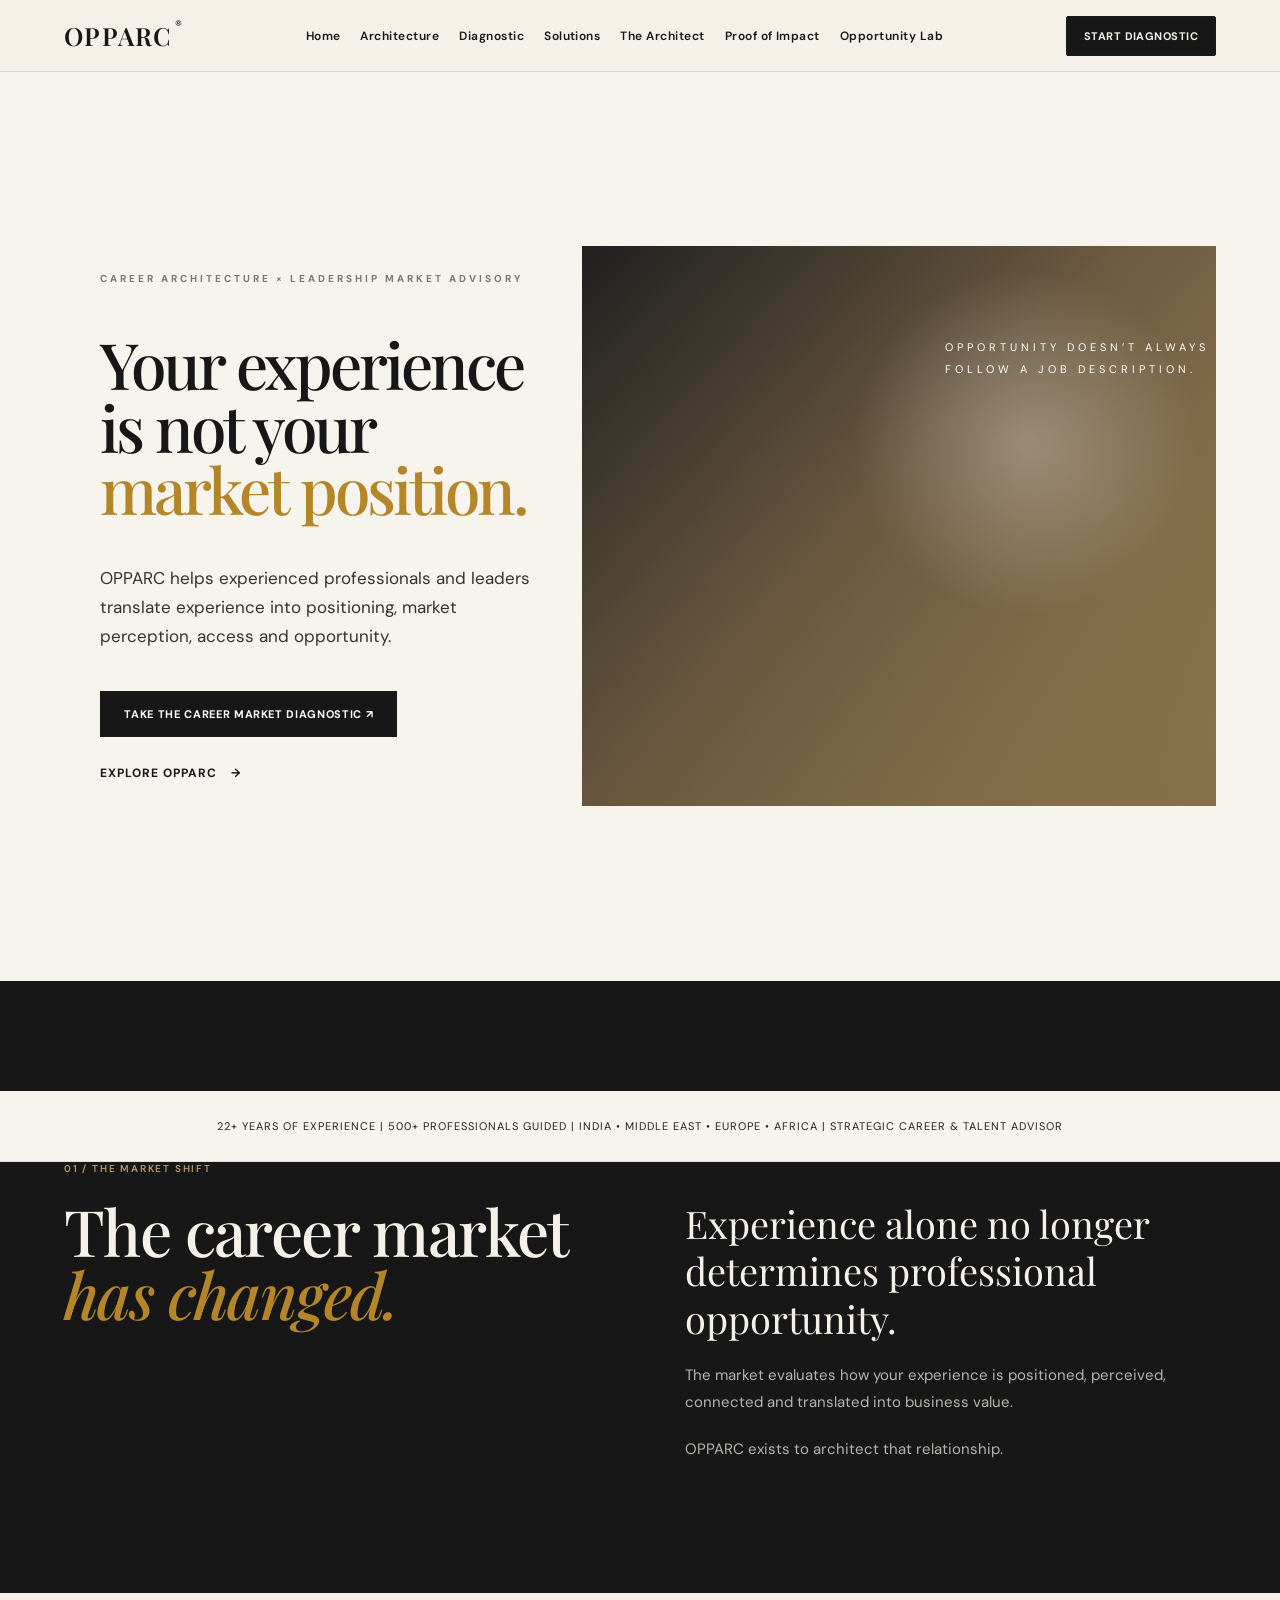
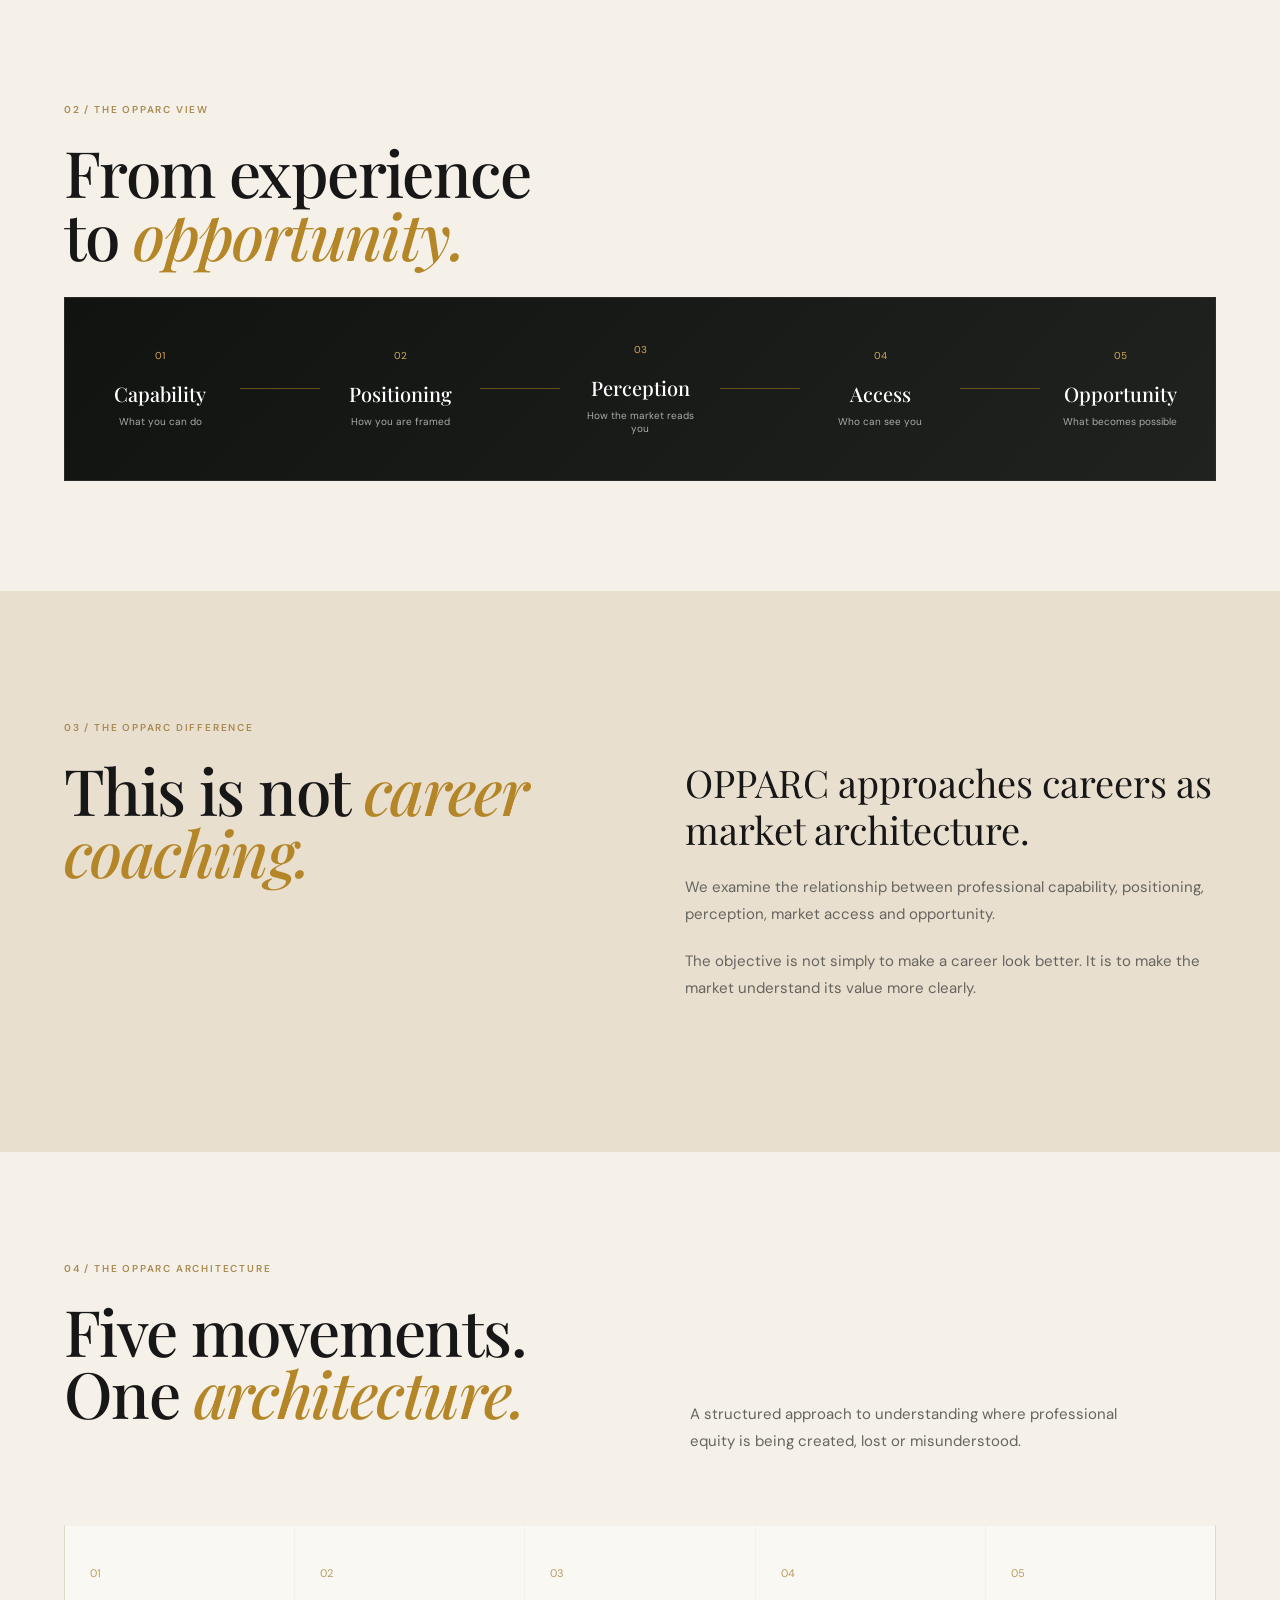
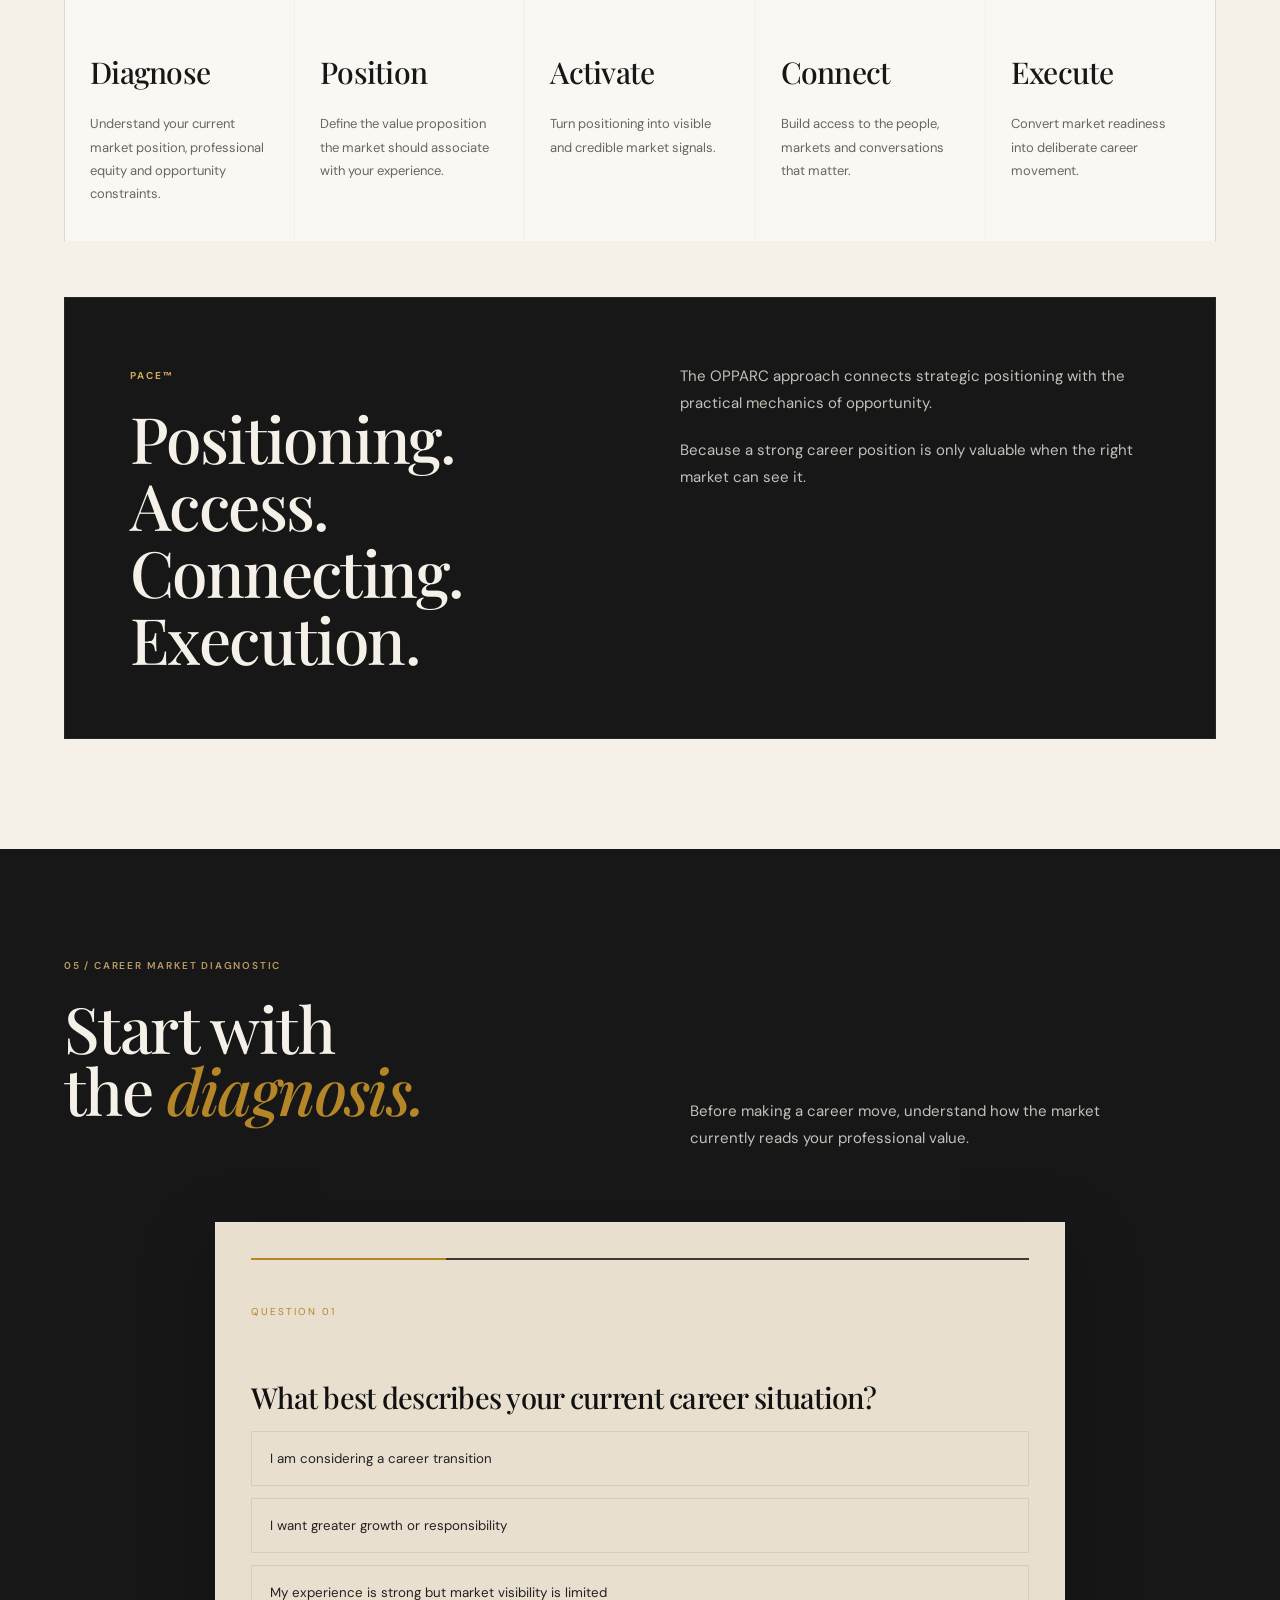
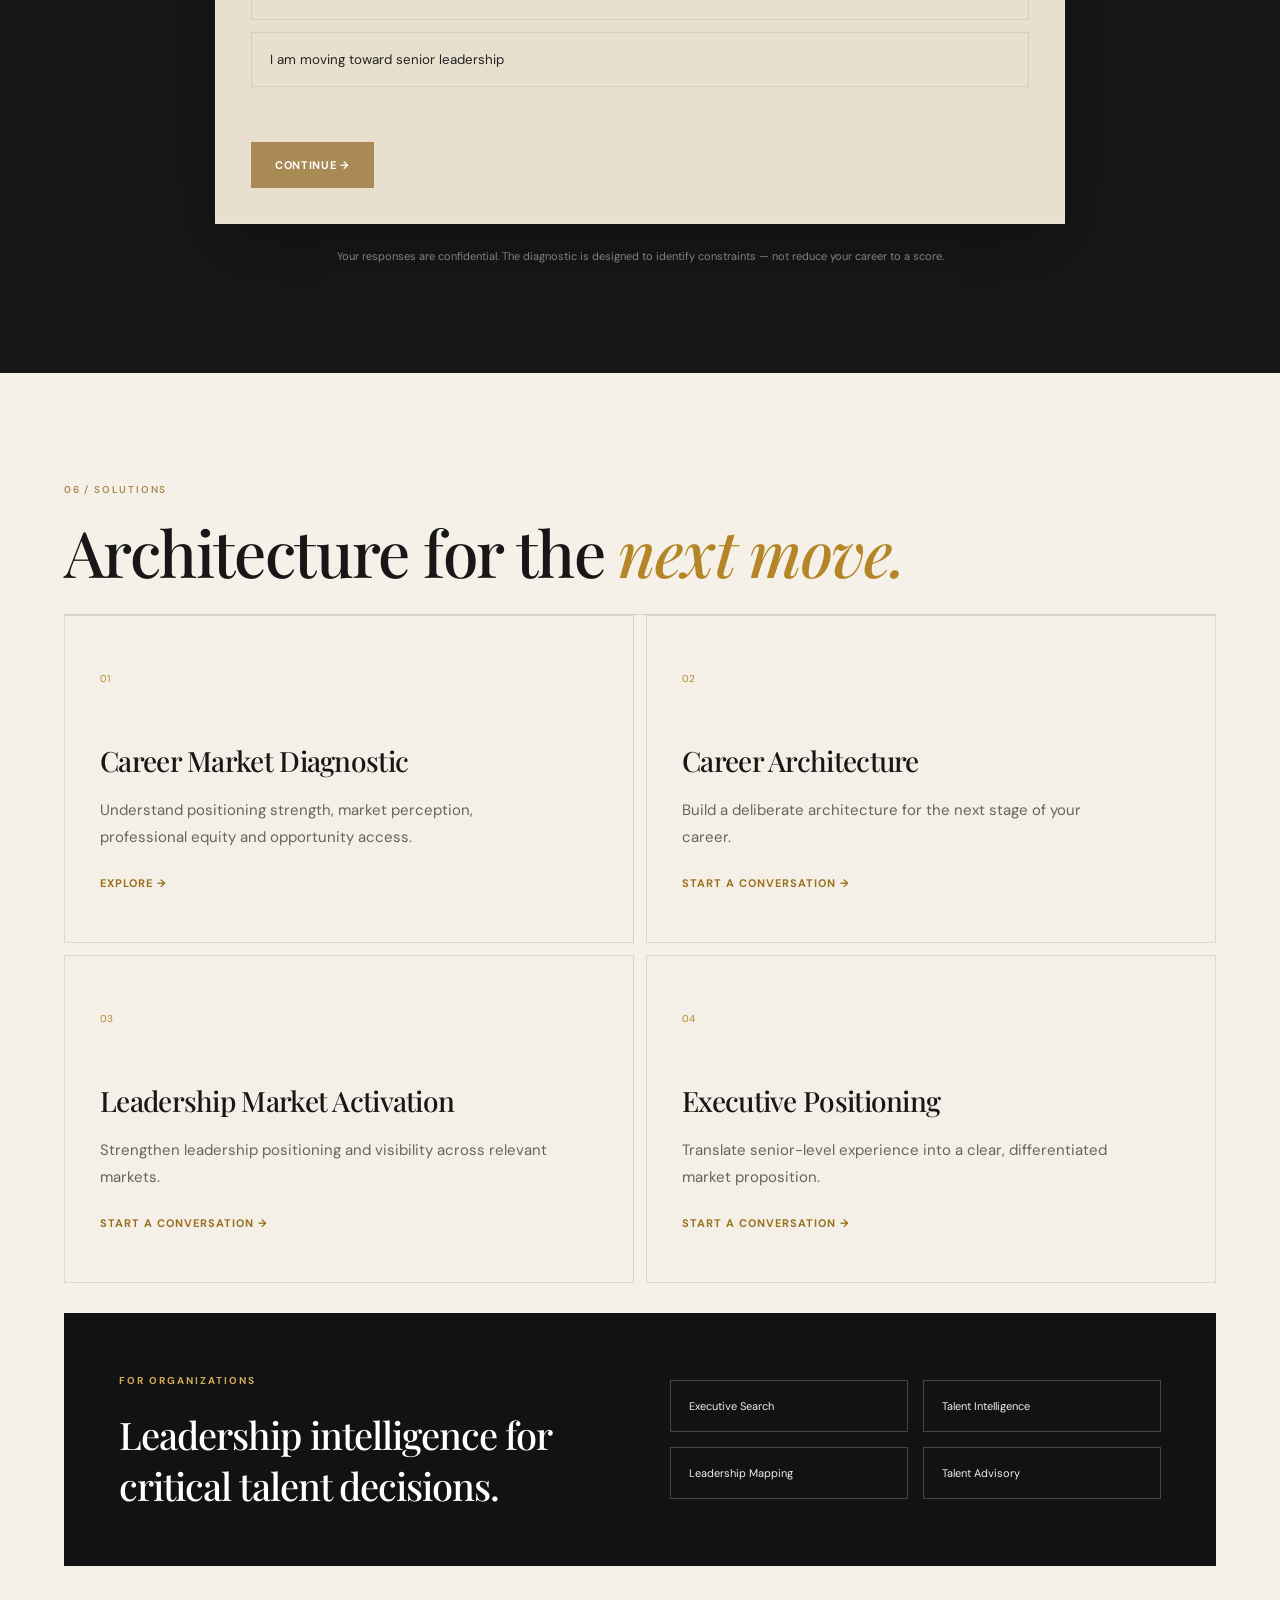
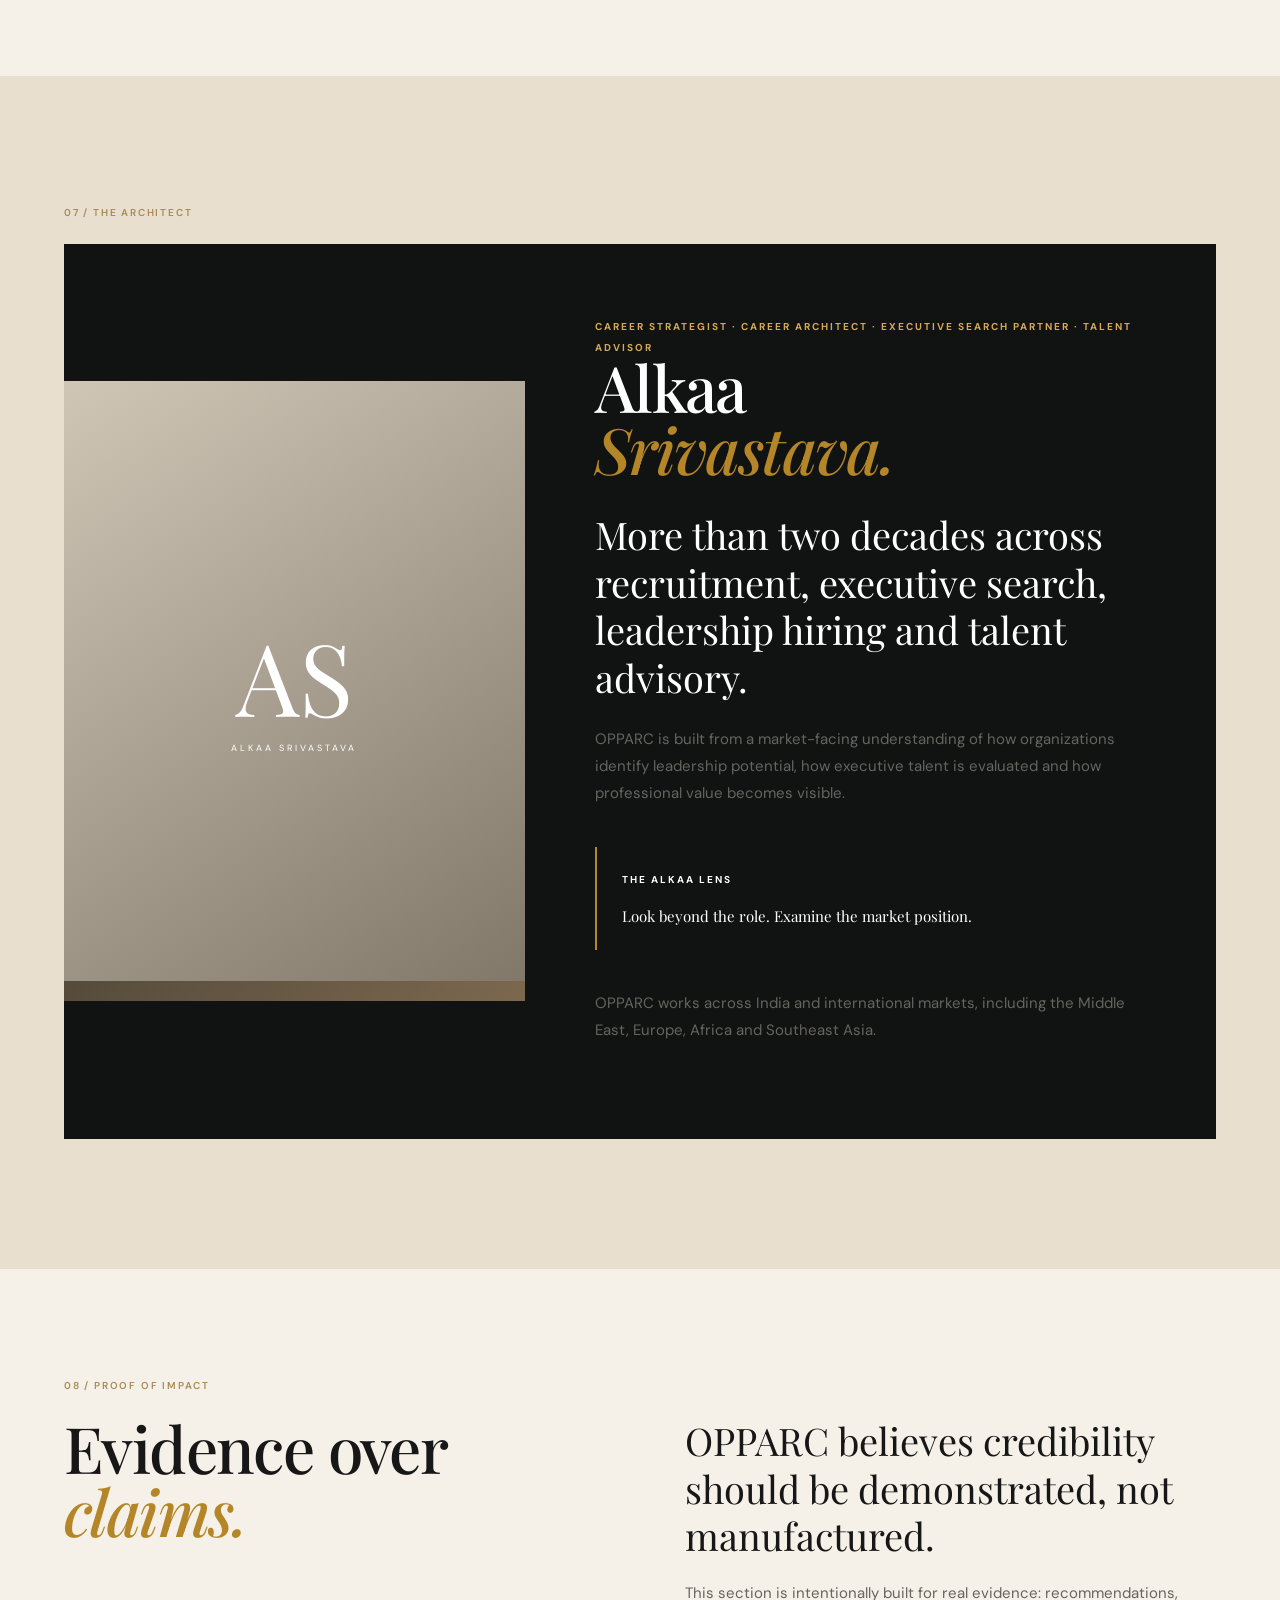
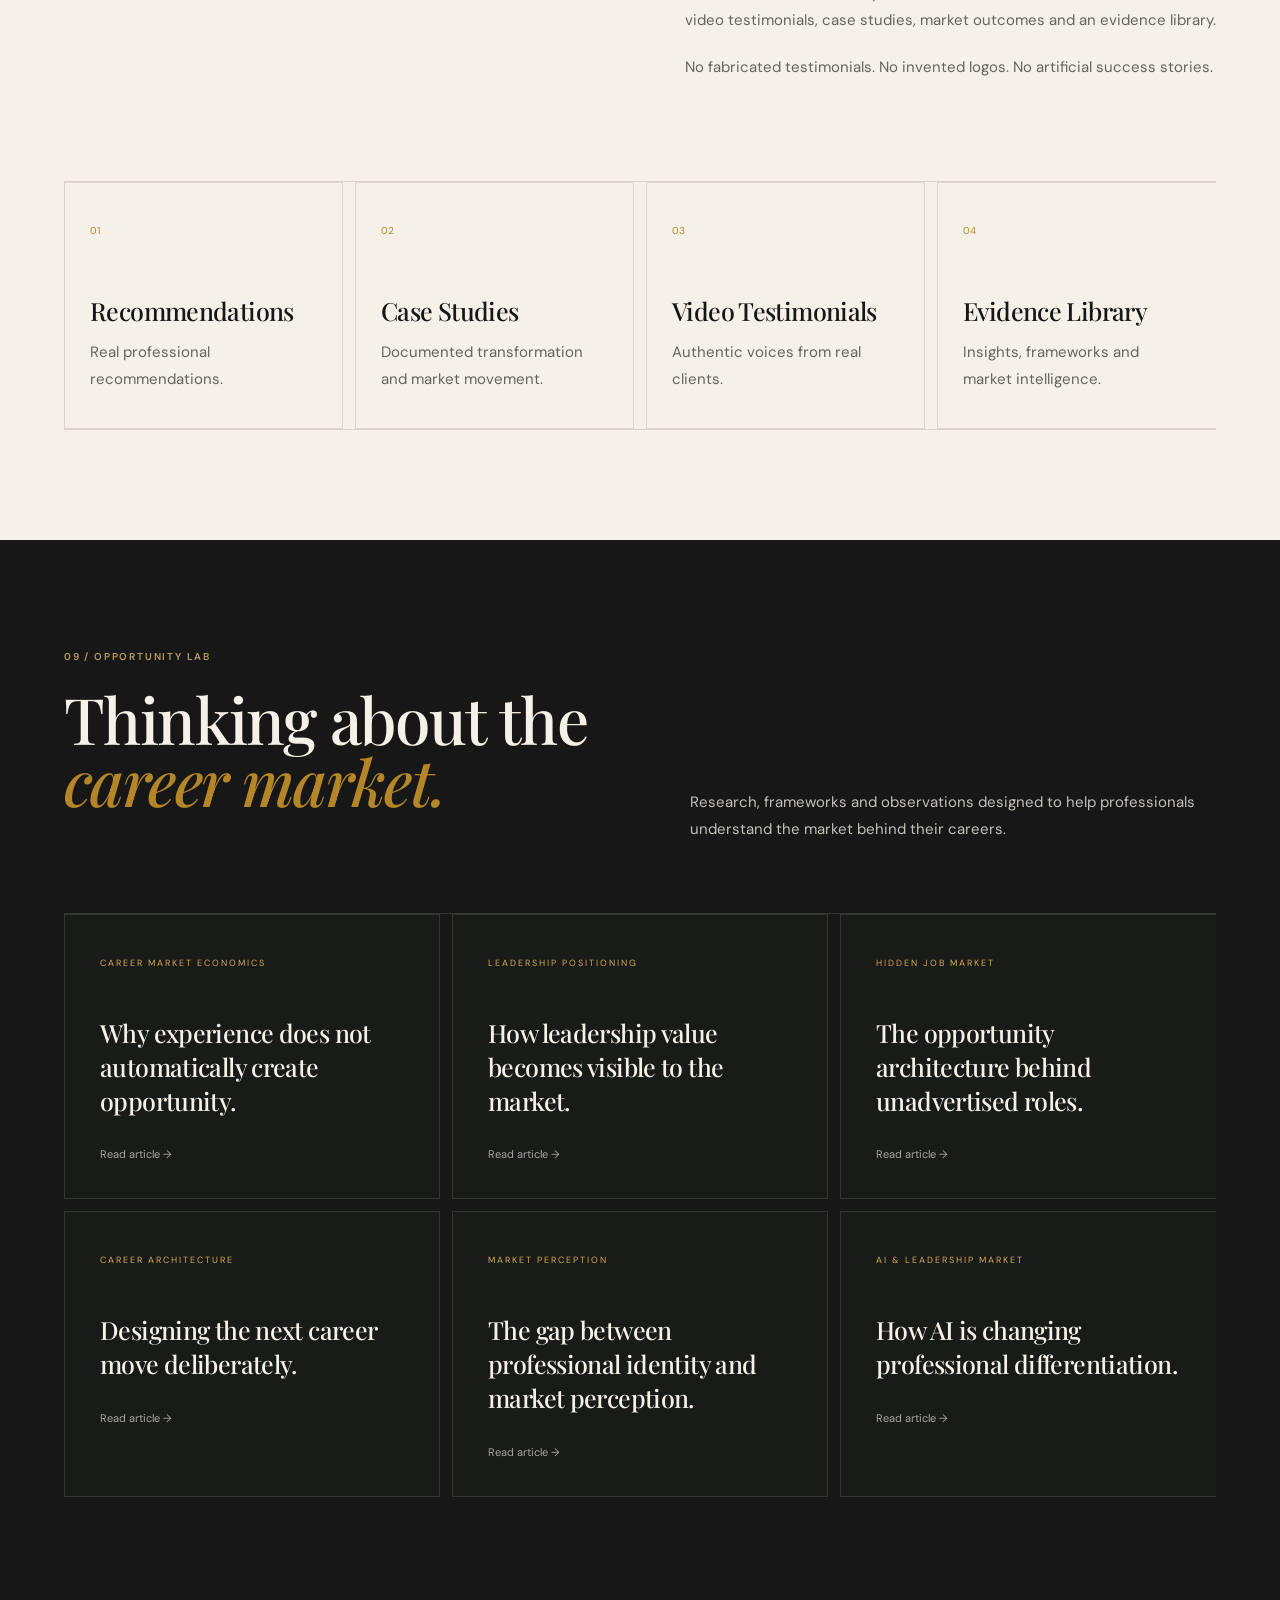
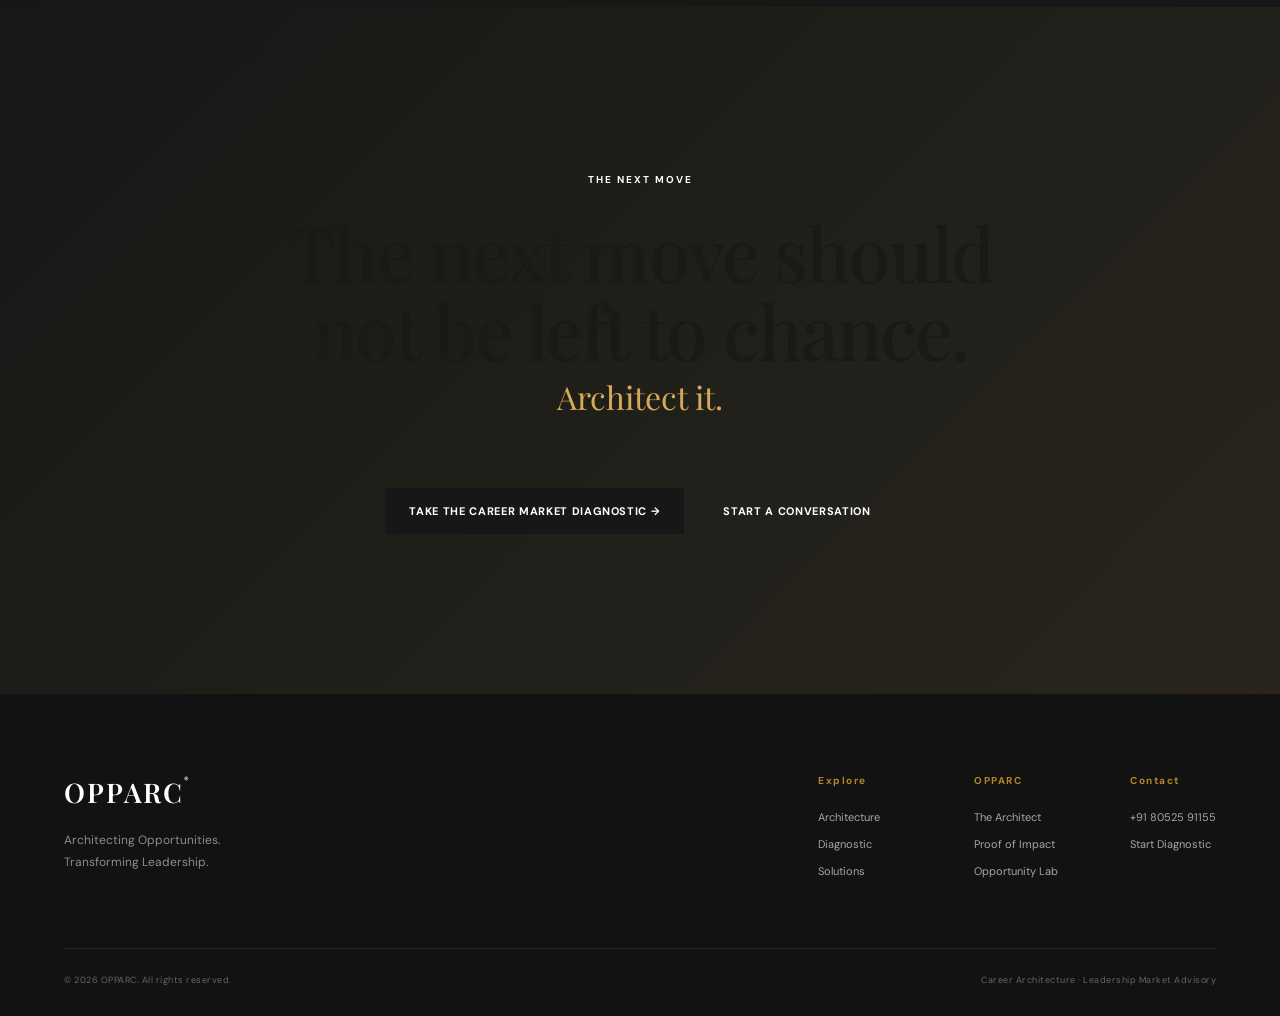
<file: index.html>
<!DOCTYPE html>
<html lang="en">
<head>
  <meta charset="UTF-8">
  <meta name="viewport" content="width=device-width, initial-scale=1.0">

  <title>OPPARC — Architecting Opportunities. Transforming Leadership.</title>

  <meta name="description" content="OPPARC is a career architecture and leadership-market advisory platform helping professionals convert experience into market position and opportunity.">

  <link rel="preconnect" href="https://fonts.googleapis.com">
  <link rel="preconnect" href="https://fonts.gstatic.com" crossorigin>
  <link href="https://fonts.googleapis.com/css2?family=DM+Sans:wght@400;500;600;700&family=Playfair+Display:wght@500;600;700&display=swap" rel="stylesheet">

  <link rel="stylesheet" href="style.css">
</head>

<body>
<!-- ================= OPPARC LOADER ================= -->

<div class="opparc-loader" id="opparcLoader">

  <div class="loader-inner">

    <div class="loader-brand">
      OPPARC<span>®</span>
    </div>

    <div class="loader-name">
      BY ALKA SRIVASTAVA
    </div>

    <div class="loader-line">
      <div class="loader-line-progress"></div>
    </div>

  </div>

</div>

<!-- ================= END LOADER ================= -->
<!-- ================= NAVIGATION ================= -->

<header class="navbar" id="navbar">

  <a href="#home" class="logo">
    OPPARC<span>®</span>
  </a>

  <nav class="nav-links">
    <a href="#home">Home</a>
    <a href="#architecture">Architecture</a>
    <a href="#diagnostic">Diagnostic</a>
    <a href="#solutions">Solutions</a>
    <a href="#architect">The Architect</a>
    <a href="#proof">Proof of Impact</a>
    <a href="#lab">Opportunity Lab</a>
  </nav>

  <a href="#diagnostic" class="nav-button">
    Start Diagnostic
  </a>

  <button class="menu-button" id="menuButton">
    ☰
  </button>

</header>


<!-- MOBILE MENU -->

<div class="mobile-menu" id="mobileMenu">

  <a href="#home">Home</a>
  <a href="#architecture">Architecture</a>
  <a href="#diagnostic">Diagnostic</a>
  <a href="#solutions">Solutions</a>
  <a href="#architect">The Architect</a>
  <a href="#proof">Proof of Impact</a>
  <a href="#lab">Opportunity Lab</a>

</div>


<main>

<!-- ================= HOME ================= -->

<section class="hero section" id="home">

  <div class="hero-grid">

    <div class="hero-content reveal">

      <div class="eyebrow">
        CAREER ARCHITECTURE × LEADERSHIP MARKET ADVISORY
      </div>

      <h1>
        Your experience is not your
        <em>market position.</em>
      </h1>

      <p class="hero-description">
        OPPARC helps experienced professionals and leaders
        translate experience into positioning, market perception,
        access and opportunity.
      </p>

      <div class="hero-actions">

        <a href="#diagnostic" class="button button-dark">
          Take the Career Market Diagnostic
          <span>↗</span>
        </a>

        <a href="#architecture" class="text-link">
          Explore OPPARC
          <span>→</span>
        </a>

      </div>

    </div>


    <div class="hero-visual reveal">

      <div class="architecture-orbit">

        <div class="orbit orbit-one"></div>
        <div class="orbit orbit-two"></div>
        <div class="orbit orbit-three"></div>

        <div class="orbit-center">
          <span>OPPARC</span>
          <small>CAREER<br>MARKET</small>
        </div>

        <div class="orbit-label label-one">
          POSITION
        </div>

        <div class="orbit-label label-two">
          PERCEPTION
        </div>

        <div class="orbit-label label-three">
          ACCESS
        </div>

        <div class="orbit-label label-four">
          OPPORTUNITY
        </div>

      </div>

    </div>

  </div>

</section>


<!-- ================= MARKET SHIFT ================= -->

<section class="dark-section">

  <div class="container">

    <div class="section-number">01 / THE MARKET SHIFT</div>

    <div class="two-column">

      <div>

        <h2>
          The career market
          <em>has changed.</em>
        </h2>

      </div>

      <div>

        <p class="large-text">
          Experience alone no longer determines professional
          opportunity.
        </p>

        <p>
          The market evaluates how your experience is positioned,
          perceived, connected and translated into business value.
        </p>

        <p>
          OPPARC exists to architect that relationship.
        </p>

      </div>

    </div>

  </div>

</section>


<!-- ================= CAREER EQUATION ================= -->

<section class="section">

  <div class="container">

    <div class="section-number">02 / THE OPPARC VIEW</div>

    <h2 class="section-title">
      From experience<br>
      to <em>opportunity.</em>
    </h2>

    <div class="equation">

      <div class="equation-item">
        <span>01</span>
        <strong>Capability</strong>
        <small>What you can do</small>
      </div>

      <div class="equation-line"></div>

      <div class="equation-item">
        <span>02</span>
        <strong>Positioning</strong>
        <small>How you are framed</small>
      </div>

      <div class="equation-line"></div>

      <div class="equation-item">
        <span>03</span>
        <strong>Perception</strong>
        <small>How the market reads you</small>
      </div>

      <div class="equation-line"></div>

      <div class="equation-item">
        <span>04</span>
        <strong>Access</strong>
        <small>Who can see you</small>
      </div>

      <div class="equation-line"></div>

      <div class="equation-item">
        <span>05</span>
        <strong>Opportunity</strong>
        <small>What becomes possible</small>
      </div>

    </div>

  </div>

</section>


<!-- ================= DIFFERENCE ================= -->

<section class="beige-section">

  <div class="container">

    <div class="section-number">03 / THE OPPARC DIFFERENCE</div>

    <div class="two-column">

      <div>
        <h2>
          This is not
          <em>career coaching.</em>
        </h2>
      </div>

      <div>

        <p class="large-text">
          OPPARC approaches careers as market architecture.
        </p>

        <p>
          We examine the relationship between professional
          capability, positioning, perception, market access
          and opportunity.
        </p>

        <p>
          The objective is not simply to make a career look better.
          It is to make the market understand its value more clearly.
        </p>

      </div>

    </div>

  </div>

</section>


<!-- ================= ARCHITECTURE ================= -->

<section class="section" id="architecture">

  <div class="container">

    <div class="section-number">04 / THE OPPARC ARCHITECTURE</div>

    <div class="intro-row">

      <div>
        <h2 class="section-title">
          Five movements.<br>
          One <em>architecture.</em>
        </h2>
      </div>

      <p>
        A structured approach to understanding where professional
        equity is being created, lost or misunderstood.
      </p>

    </div>


    <div class="movement-grid">

      <article class="movement">
        <span>01</span>
        <h3>Diagnose</h3>
        <p>
          Understand your current market position,
          professional equity and opportunity constraints.
        </p>
      </article>

      <article class="movement">
        <span>02</span>
        <h3>Position</h3>
        <p>
          Define the value proposition the market should
          associate with your experience.
        </p>
      </article>

      <article class="movement">
        <span>03</span>
        <h3>Activate</h3>
        <p>
          Turn positioning into visible and credible
          market signals.
        </p>
      </article>

      <article class="movement">
        <span>04</span>
        <h3>Connect</h3>
        <p>
          Build access to the people, markets and
          conversations that matter.
        </p>
      </article>

      <article class="movement">
        <span>05</span>
        <h3>Execute</h3>
        <p>
          Convert market readiness into deliberate
          career movement.
        </p>
      </article>

    </div>


    <div class="pace-box">

      <div>
        <span class="small-label">PACE™</span>

        <h3>
          Positioning.<br>
          Access.<br>
          Connecting.<br>
          Execution.
        </h3>
      </div>

      <div>

        <p>
          The OPPARC approach connects strategic positioning
          with the practical mechanics of opportunity.
        </p>

        <p>
          Because a strong career position is only valuable
          when the right market can see it.
        </p>

      </div>

    </div>

  </div>

</section>


<!-- ================= DIAGNOSTIC ================= -->

<section class="dark-section diagnostic-section" id="diagnostic">

  <div class="container">

    <div class="section-number">05 / CAREER MARKET DIAGNOSTIC</div>

    <div class="diagnostic-header">

      <h2>
        Start with<br>
        the <em>diagnosis.</em>
      </h2>

      <p>
        Before making a career move, understand how the market
        currently reads your professional value.
      </p>

    </div>


    <div class="diagnostic-card">

      <div class="progress">
        <div id="progressBar"></div>
      </div>

      <div class="question-number" id="questionNumber">
        QUESTION 01
      </div>

      <h3 id="questionText">
        What best describes your current career situation?
      </h3>

      <div class="answers" id="answers">

        <button data-value="transition">
          I am considering a career transition
        </button>

        <button data-value="growth">
          I want greater growth or responsibility
        </button>

        <button data-value="visibility">
          My experience is strong but market visibility is limited
        </button>

        <button data-value="leadership">
          I am moving toward senior leadership
        </button>

      </div>

      <button class="button button-gold" id="nextQuestion">
        Continue →
      </button>

    </div>


    <div class="diagnostic-note">
      Your responses are confidential. The diagnostic is designed
      to identify constraints — not reduce your career to a score.
    </div>

  </div>

</section>


<!-- ================= SOLUTIONS ================= -->

<section class="section" id="solutions">

  <div class="container">

    <div class="section-number">06 / SOLUTIONS</div>

    <h2 class="section-title">
      Architecture for the
      <em>next move.</em>
    </h2>


    <div class="solutions-grid">

      <article class="solution-card">

        <span>01</span>

        <h3>Career Market Diagnostic</h3>

        <p>
          Understand positioning strength, market perception,
          professional equity and opportunity access.
        </p>

        <a href="#diagnostic">Explore →</a>

      </article>


      <article class="solution-card">

        <span>02</span>

        <h3>Career Architecture</h3>

        <p>
          Build a deliberate architecture for the next stage
          of your career.
        </p>

        <a href="#contact">Start a conversation →</a>

      </article>


      <article class="solution-card">

        <span>03</span>

        <h3>Leadership Market Activation</h3>

        <p>
          Strengthen leadership positioning and visibility
          across relevant markets.
        </p>

        <a href="#contact">Start a conversation →</a>

      </article>


      <article class="solution-card">

        <span>04</span>

        <h3>Executive Positioning</h3>

        <p>
          Translate senior-level experience into a clear,
          differentiated market proposition.
        </p>

        <a href="#contact">Start a conversation →</a>

      </article>

    </div>


    <div class="organization-box">

      <div>
        <span class="small-label">FOR ORGANIZATIONS</span>

        <h3>
          Leadership intelligence
          for critical talent decisions.
        </h3>
      </div>

      <div class="org-services">

        <span>Executive Search</span>
        <span>Talent Intelligence</span>
        <span>Leadership Mapping</span>
        <span>Talent Advisory</span>

      </div>

    </div>

  </div>

</section>


<!-- ================= ARCHITECT ================= -->

<section class="beige-section" id="architect">

  <div class="container">

    <div class="section-number">07 / THE ARCHITECT</div>

    <div class="architect-layout">

      <div class="architect-image">

        <div class="portrait-placeholder">
          <span>AS</span>
          <small>ALKAA SRIVASTAVA</small>
        </div>

      </div>


      <div class="architect-content">

        <span class="small-label">
          CAREER STRATEGIST · CAREER ARCHITECT ·
          EXECUTIVE SEARCH PARTNER · TALENT ADVISOR
        </span>

        <h2>
          Alkaa<br>
          <em>Srivastava.</em>
        </h2>

        <p class="large-text">
          More than two decades across recruitment,
          executive search, leadership hiring and
          talent advisory.
        </p>

        <p>
          OPPARC is built from a market-facing understanding
          of how organizations identify leadership potential,
          how executive talent is evaluated and how professional
          value becomes visible.
        </p>

        <div class="lens">

          <strong>THE ALKAA LENS</strong>

          <p>
            Look beyond the role.
            Examine the market position.
          </p>

        </div>

        <p>
          OPPARC works across India and international markets,
          including the Middle East, Europe, Africa and Southeast Asia.
        </p>

      </div>

    </div>

  </div>

</section>


<!-- ================= PROOF ================= -->

<section class="section" id="proof">

  <div class="container">

    <div class="section-number">08 / PROOF OF IMPACT</div>

    <div class="two-column">

      <div>

        <h2>
          Evidence over
          <em>claims.</em>
        </h2>

      </div>

      <div>

        <p class="large-text">
          OPPARC believes credibility should be demonstrated,
          not manufactured.
        </p>

        <p>
          This section is intentionally built for real evidence:
          recommendations, video testimonials, case studies,
          market outcomes and an evidence library.
        </p>

        <p>
          No fabricated testimonials. No invented logos.
          No artificial success stories.
        </p>

      </div>

    </div>


    <div class="evidence-grid">

      <div class="evidence">
        <span>01</span>
        <h3>Recommendations</h3>
        <p>Real professional recommendations.</p>
      </div>

      <div class="evidence">
        <span>02</span>
        <h3>Case Studies</h3>
        <p>Documented transformation and market movement.</p>
      </div>

      <div class="evidence">
        <span>03</span>
        <h3>Video Testimonials</h3>
        <p>Authentic voices from real clients.</p>
      </div>

      <div class="evidence">
        <span>04</span>
        <h3>Evidence Library</h3>
        <p>Insights, frameworks and market intelligence.</p>
      </div>

    </div>

  </div>

</section>


<!-- ================= OPPORTUNITY LAB ================= -->

<section class="dark-section" id="lab">

  <div class="container">

    <div class="section-number">09 / OPPORTUNITY LAB</div>

    <div class="lab-header">

      <h2>
        Thinking about the
        <em>career market.</em>
      </h2>

      <p>
        Research, frameworks and observations designed to help
        professionals understand the market behind their careers.
      </p>

    </div>


    <div class="lab-grid">

      <article>
        <span>CAREER MARKET ECONOMICS</span>
        <h3>Why experience does not automatically create opportunity.</h3>
        <a href="#">Read article →</a>
      </article>

      <article>
        <span>LEADERSHIP POSITIONING</span>
        <h3>How leadership value becomes visible to the market.</h3>
        <a href="#">Read article →</a>
      </article>

      <article>
        <span>HIDDEN JOB MARKET</span>
        <h3>The opportunity architecture behind unadvertised roles.</h3>
        <a href="#">Read article →</a>
      </article>

      <article>
        <span>CAREER ARCHITECTURE</span>
        <h3>Designing the next career move deliberately.</h3>
        <a href="#">Read article →</a>
      </article>

      <article>
        <span>MARKET PERCEPTION</span>
        <h3>The gap between professional identity and market perception.</h3>
        <a href="#">Read article →</a>
      </article>

      <article>
        <span>AI & LEADERSHIP MARKET</span>
        <h3>How AI is changing professional differentiation.</h3>
        <a href="#">Read article →</a>
      </article>

    </div>

  </div>

</section>


<!-- ================= FINAL CTA ================= -->

<section class="final-cta" id="contact">

  <div class="container">

    <span class="small-label">THE NEXT MOVE</span>

    <h2>
      The next move should not
      be left to chance.
    </h2>

    <p>
      Architect it.
    </p>

    <div class="final-buttons">

      <a href="#diagnostic" class="button button-dark">
        Take the Career Market Diagnostic →
      </a>

      <a href="tel:+918052591155" class="button button-outline">
        Start a Conversation
      </a>

    </div>

  </div>

</section>

</main>


<!-- ================= FOOTER ================= -->

<footer>

  <div class="footer-top">

    <div>

      <div class="footer-logo">
        OPPARC<span>®</span>
      </div>

      <p>
        Architecting Opportunities.<br>
        Transforming Leadership.
      </p>

    </div>


    <div class="footer-links">

      <div>
        <strong>Explore</strong>
        <a href="#architecture">Architecture</a>
        <a href="#diagnostic">Diagnostic</a>
        <a href="#solutions">Solutions</a>
      </div>

      <div>
        <strong>OPPARC</strong>
        <a href="#architect">The Architect</a>
        <a href="#proof">Proof of Impact</a>
        <a href="#lab">Opportunity Lab</a>
      </div>

      <div>
        <strong>Contact</strong>
        <a href="tel:+918052591155">+91 80525 91155</a>
        <a href="#diagnostic">Start Diagnostic</a>
      </div>

    </div>

  </div>


  <div class="footer-bottom">

    <span>© 2026 OPPARC. All rights reserved.</span>

    <span>
      Career Architecture · Leadership Market Advisory
    </span>

  </div>

</footer>


<script src="script.js"></script>
<script>
window.addEventListener("load", function () {
    setTimeout(function () {
        const loader = document.getElementById("opparcLoader");

        if (loader) {
            loader.style.opacity = "0";
            loader.style.visibility = "hidden";
            loader.style.pointerEvents = "none";

            setTimeout(function () {
                loader.style.display = "none";
            }, 900);
        }
    }, 3000);
});
</script>

</body>
</html>
</body>
</html>
</file>
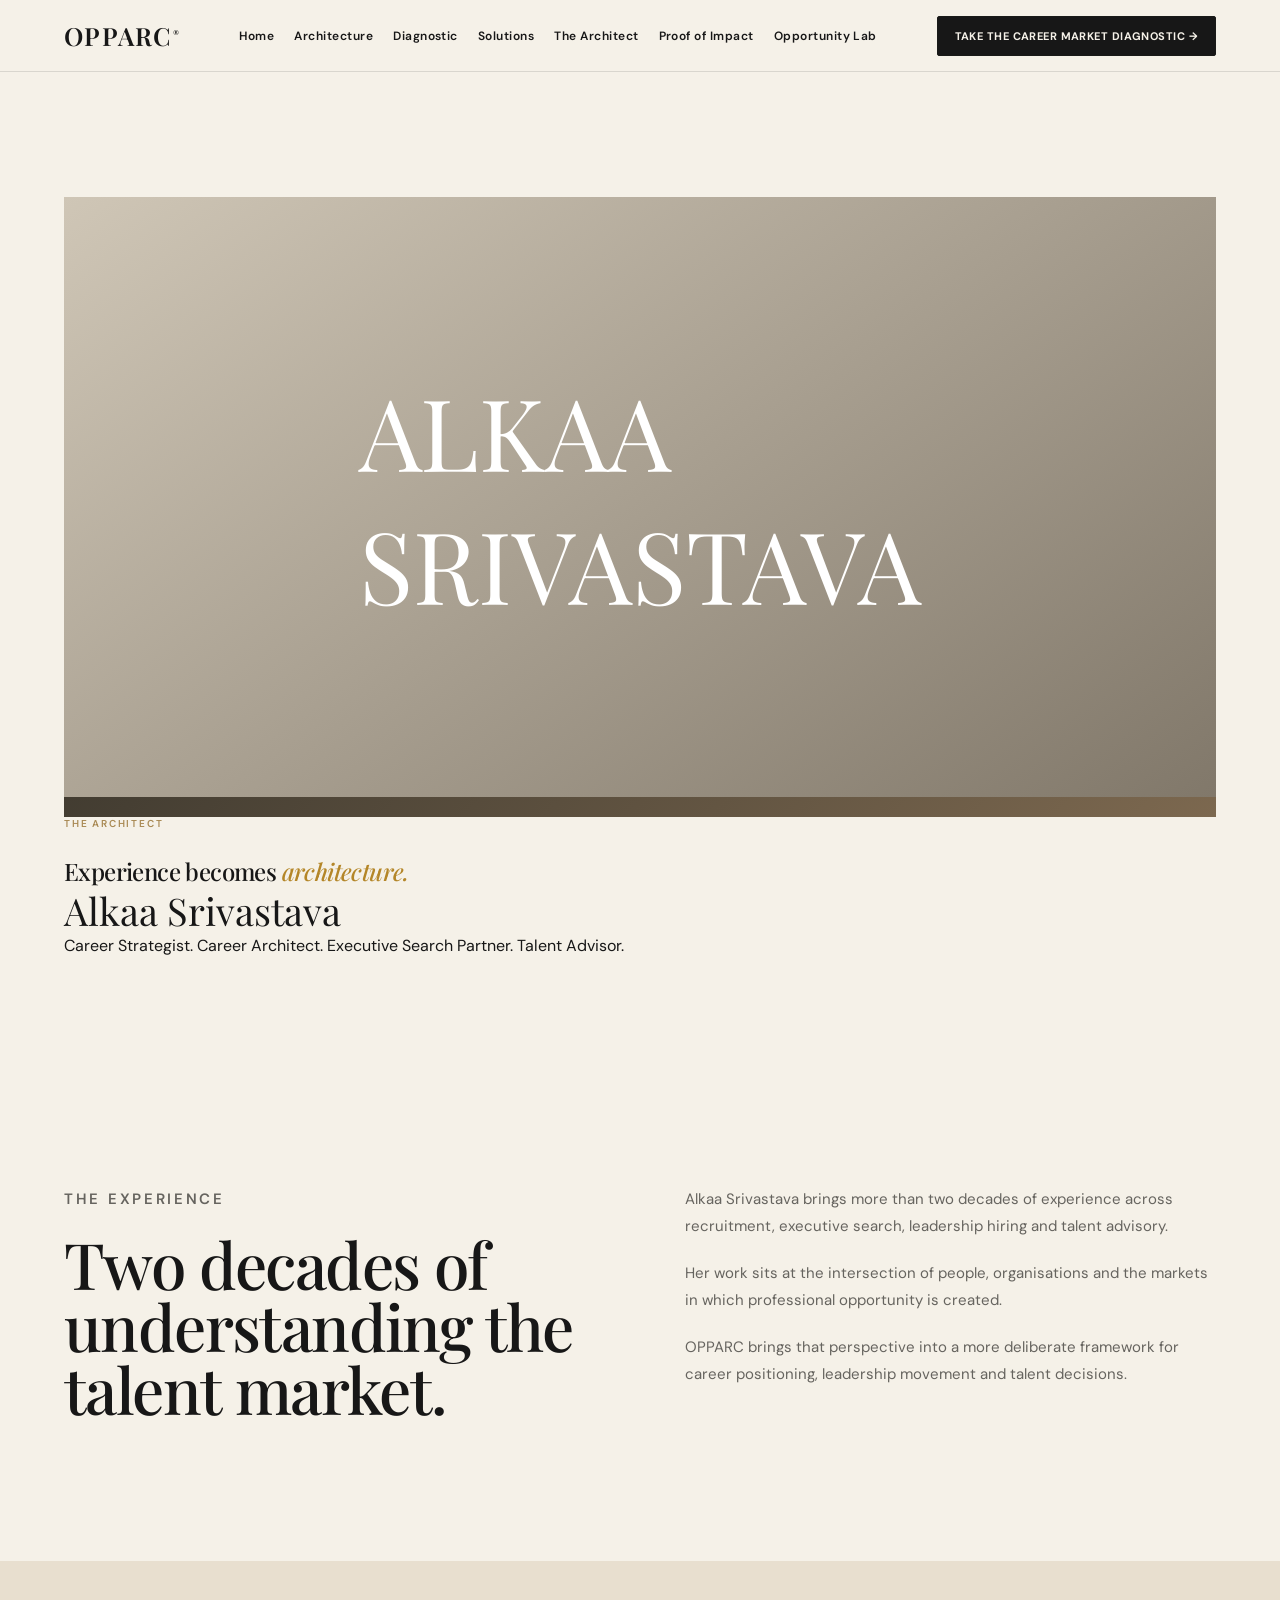
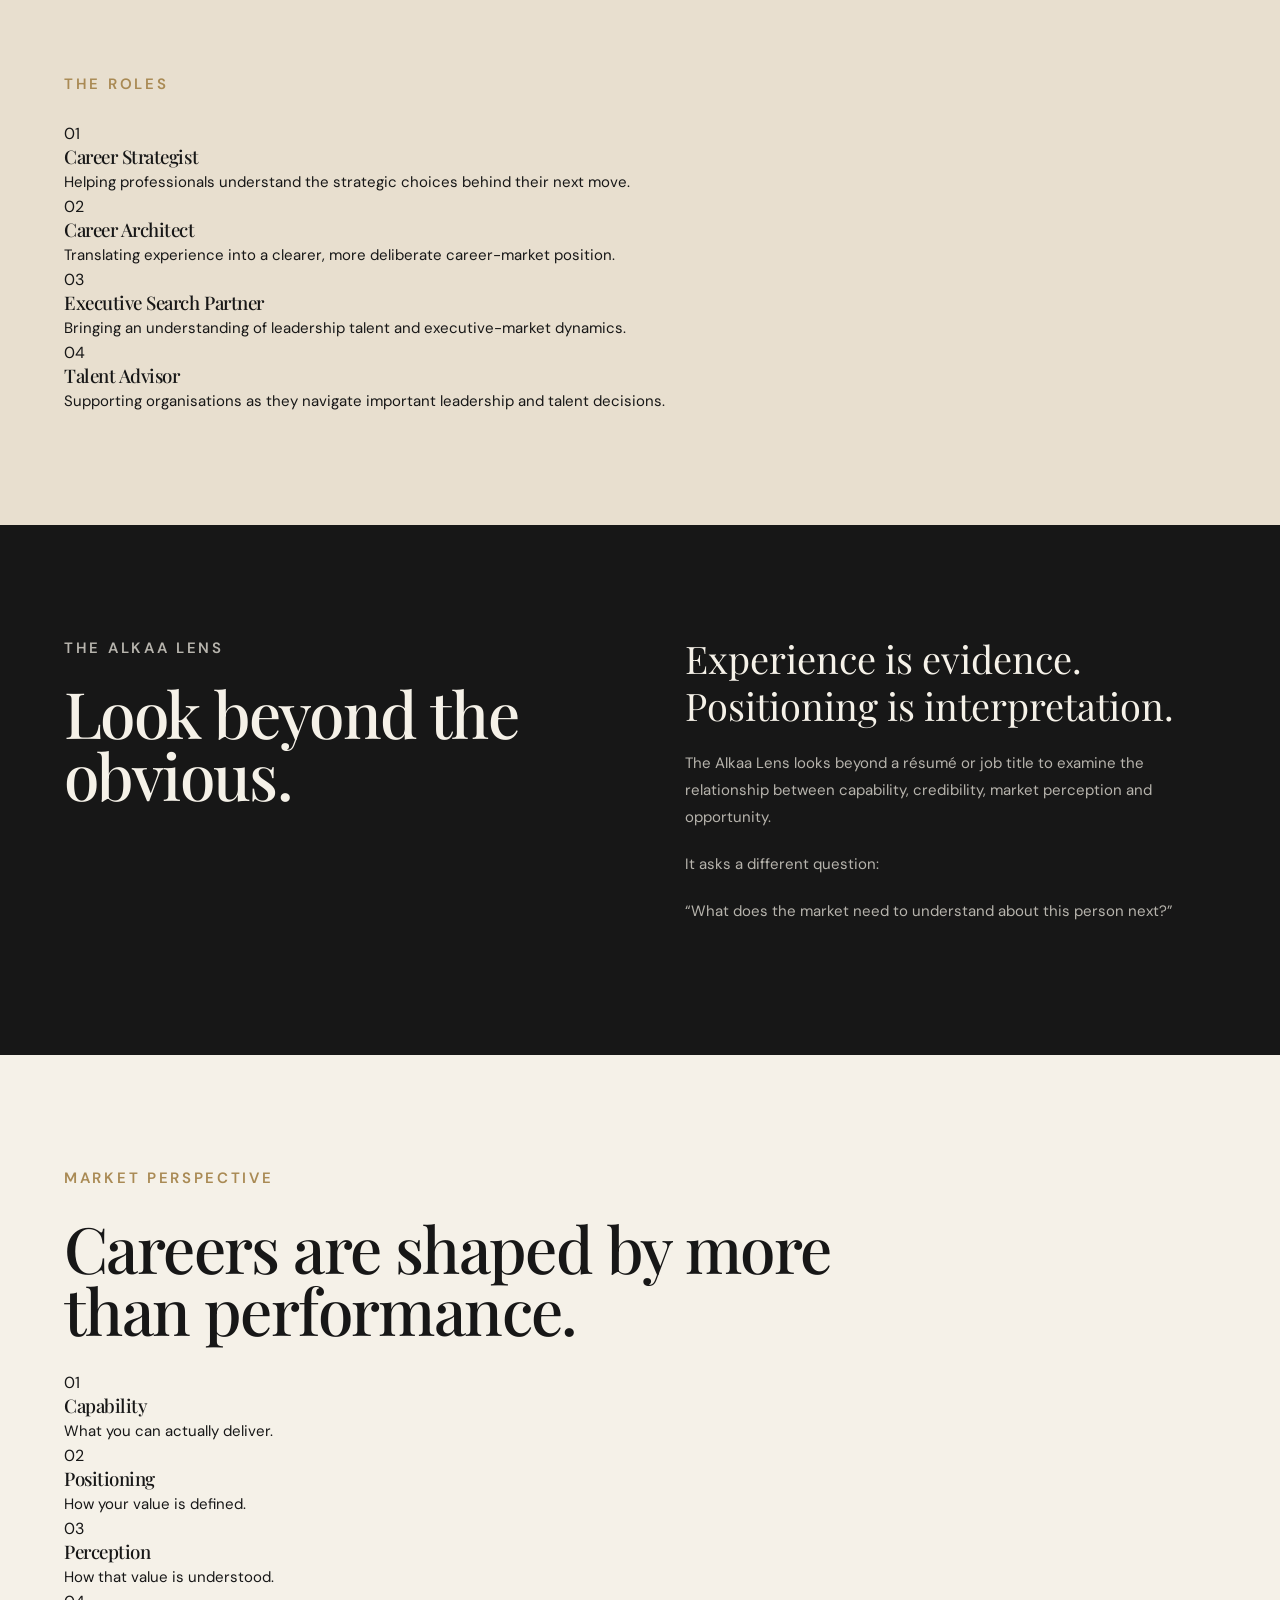
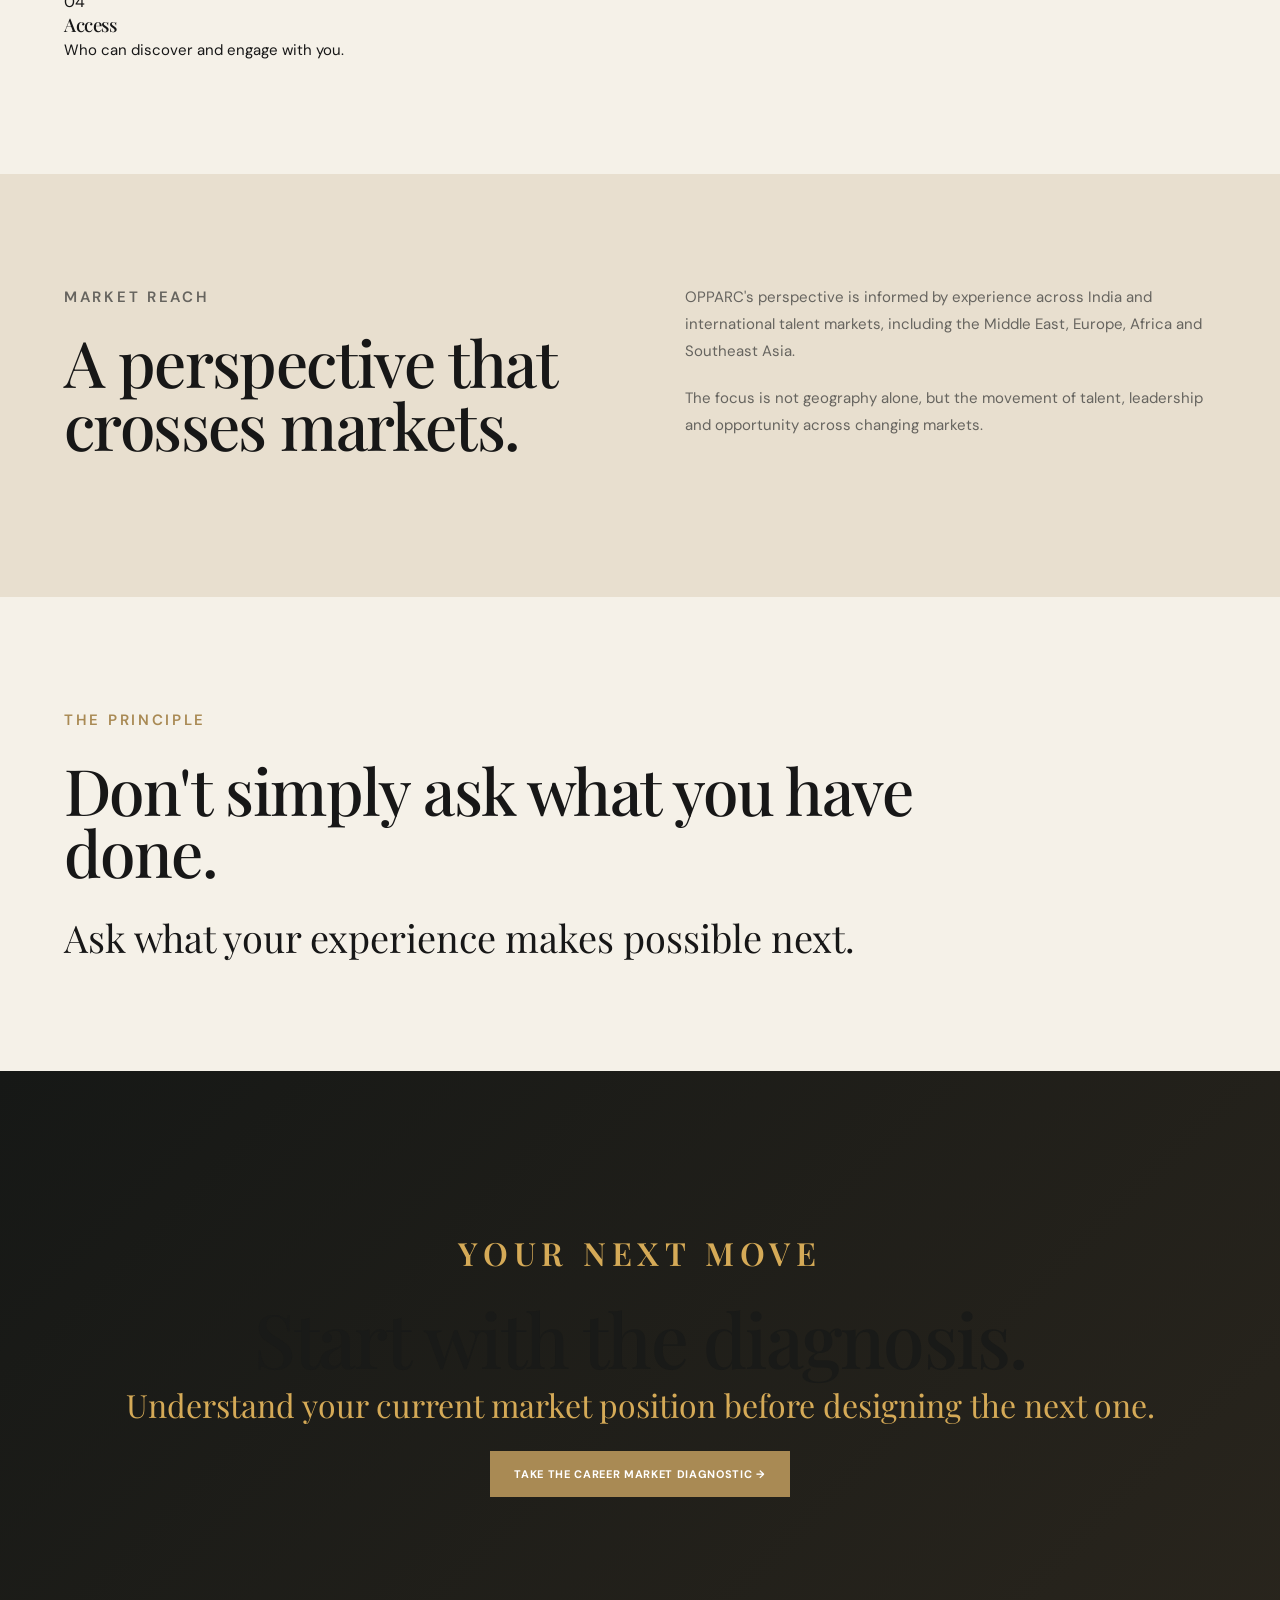
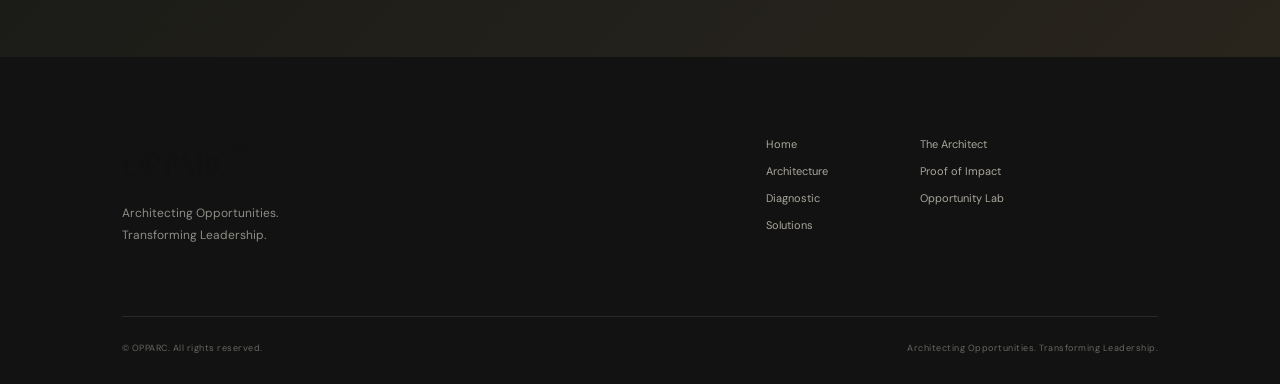
<file: architect.html>
<!DOCTYPE html>
<html lang="en">
<head>
  <meta charset="UTF-8">
  <meta name="viewport" content="width=device-width, initial-scale=1.0">

  <title>The Architect | OPPARC</title>

  <meta
    name="description"
    content="Meet Alkaa Srivastava, Career Strategist, Career Architect, Executive Search Partner and Talent Advisor behind OPPARC."
  >

  <link rel="preconnect" href="https://fonts.googleapis.com">
  <link rel="preconnect" href="https://fonts.gstatic.com" crossorigin>

  <link
    href="https://fonts.googleapis.com/css2?family=DM+Sans:wght@400;500;600&family=Playfair+Display:wght@500;600;700&display=swap"
    rel="stylesheet"
  >

  <link rel="stylesheet" href="style.css">
</head>

<body>

<!-- ================= HEADER ================= -->

<header class="navbar">

  <a href="index.html" class="logo">
    OPPARC<sup>®</sup>
  </a>

  <nav class="nav-links">

    <a href="index.html">Home</a>

    <a href="architecture.html">Architecture</a>

    <a href="diagnostic.html">Diagnostic</a>

    <a href="solutions.html">Solutions</a>

    <a href="architect.html" class="active">
      The Architect
    </a>

    <a href="proof.html">Proof of Impact</a>

    <a href="opportunity-lab.html">
      Opportunity Lab
    </a>

  </nav>

  <a href="diagnostic.html" class="nav-button">
    Take the Career Market Diagnostic →
  </a>

</header>


<!-- ================= HERO ================= -->

<section class="architect-hero">

  <div class="container architect-hero-grid">

    <div class="architect-image">

      <!-- Replace this placeholder with Alkaa's approved professional photograph -->

      <div class="portrait-placeholder">

        <span>
          ALKAA<br>
          SRIVASTAVA
        </span>

      </div>

    </div>


    <div class="architect-intro">

      <p class="section-number">
        THE ARCHITECT
      </p>

      <h1>
        Experience
        becomes
        <em>architecture.</em>
      </h1>

      <p class="large-text">
        Alkaa Srivastava
      </p>

      <p>
        Career Strategist. Career Architect.
        Executive Search Partner. Talent Advisor.
      </p>

    </div>

  </div>

</section>


<!-- ================= PROFILE ================= -->

<section class="section">

  <div class="container two-column">

    <div>

      <p class="section-number">
        THE EXPERIENCE
      </p>

      <h2>
        Two decades of
        understanding
        the talent market.
      </h2>

    </div>

    <div>

      <p>
        Alkaa Srivastava brings more than two decades
        of experience across recruitment, executive
        search, leadership hiring and talent advisory.
      </p>

      <p>
        Her work sits at the intersection of people,
        organisations and the markets in which
        professional opportunity is created.
      </p>

      <p>
        OPPARC brings that perspective into a more
        deliberate framework for career positioning,
        leadership movement and talent decisions.
      </p>

    </div>

  </div>

</section>


<!-- ================= ROLES ================= -->

<section class="beige-section section">

  <div class="container">

    <p class="section-number">
      THE ROLES
    </p>

    <div class="role-grid">

      <article class="role-card">

        <span>01</span>

        <h3>
          Career Strategist
        </h3>

        <p>
          Helping professionals understand the
          strategic choices behind their next move.
        </p>

      </article>


      <article class="role-card">

        <span>02</span>

        <h3>
          Career Architect
        </h3>

        <p>
          Translating experience into a clearer,
          more deliberate career-market position.
        </p>

      </article>


      <article class="role-card">

        <span>03</span>

        <h3>
          Executive Search Partner
        </h3>

        <p>
          Bringing an understanding of leadership
          talent and executive-market dynamics.
        </p>

      </article>


      <article class="role-card">

        <span>04</span>

        <h3>
          Talent Advisor
        </h3>

        <p>
          Supporting organisations as they navigate
          important leadership and talent decisions.
        </p>

      </article>

    </div>

  </div>

</section>


<!-- ================= ALKAA LENS ================= -->

<section class="dark-section">

  <div class="container two-column">

    <div>

      <p class="section-number">
        THE ALKAA LENS
      </p>

      <h2>
        Look beyond
        the obvious.
      </h2>

    </div>

    <div>

      <p class="large-text">
        Experience is evidence.
        Positioning is interpretation.
      </p>

      <p>
        The Alkaa Lens looks beyond a résumé or
        job title to examine the relationship between
        capability, credibility, market perception
        and opportunity.
      </p>

      <p>
        It asks a different question:
      </p>

      <p class="quote-text">
        “What does the market need to understand
        about this person next?”
      </p>

    </div>

  </div>

</section>


<!-- ================= MARKET PERSPECTIVE ================= -->

<section class="section">

  <div class="container">

    <p class="section-number">
      MARKET PERSPECTIVE
    </p>

    <h2 class="wide-heading">
      Careers are shaped
      by more than
      performance.
    </h2>


    <div class="perspective-grid">

      <div>

        <span>01</span>

        <h3>
          Capability
        </h3>

        <p>
          What you can actually deliver.
        </p>

      </div>


      <div>

        <span>02</span>

        <h3>
          Positioning
        </h3>

        <p>
          How your value is defined.
        </p>

      </div>


      <div>

        <span>03</span>

        <h3>
          Perception
        </h3>

        <p>
          How that value is understood.
        </p>

      </div>


      <div>

        <span>04</span>

        <h3>
          Access
        </h3>

        <p>
          Who can discover and engage with you.
        </p>

      </div>

    </div>

  </div>

</section>


<!-- ================= GEOGRAPHIES ================= -->

<section class="beige-section section">

  <div class="container two-column">

    <div>

      <p class="section-number">
        MARKET REACH
      </p>

      <h2>
        A perspective
        that crosses
        markets.
      </h2>

    </div>

    <div>

      <p>
        OPPARC's perspective is informed by experience
        across India and international talent markets,
        including the Middle East, Europe, Africa
        and Southeast Asia.
      </p>

      <p>
        The focus is not geography alone, but the
        movement of talent, leadership and opportunity
        across changing markets.
      </p>

    </div>

  </div>

</section>


<!-- ================= PRINCIPLE ================= -->

<section class="section architect-principle">

  <div class="container">

    <p class="section-number">
      THE PRINCIPLE
    </p>

    <h2>
      Don't simply ask
      what you have done.
    </h2>

    <p class="large-text">
      Ask what your experience makes possible next.
    </p>

  </div>

</section>


<!-- ================= CTA ================= -->

<section class="final-cta">

  <div class="container">

    <p class="section-number">
      YOUR NEXT MOVE
    </p>

    <h2>
      Start with
      the diagnosis.
    </h2>

    <p>
      Understand your current market position
      before designing the next one.
    </p>

    <a
      href="diagnostic.html"
      class="button button-gold"
    >
      Take the Career Market Diagnostic →
    </a>

  </div>

</section>


<!-- ================= FOOTER ================= -->

<footer>

  <div class="container">

    <div class="footer-top">

      <div>

        <div class="logo">
          OPPARC<sup>®</sup>
        </div>

        <p>
          Architecting Opportunities.<br>
          Transforming Leadership.
        </p>

      </div>


      <div class="footer-links">

        <div>

          <a href="index.html">Home</a>
          <a href="architecture.html">Architecture</a>
          <a href="diagnostic.html">Diagnostic</a>
          <a href="solutions.html">Solutions</a>

        </div>

        <div>

          <a href="architect.html">The Architect</a>
          <a href="proof.html">Proof of Impact</a>
          <a href="opportunity-lab.html">
            Opportunity Lab
          </a>

        </div>

      </div>

    </div>


    <div class="footer-bottom">

      <span>
        © OPPARC. All rights reserved.
      </span>

      <span>
        Architecting Opportunities. Transforming Leadership.
      </span>

    </div>

  </div>

</footer>

</body>
      </html>
</file>
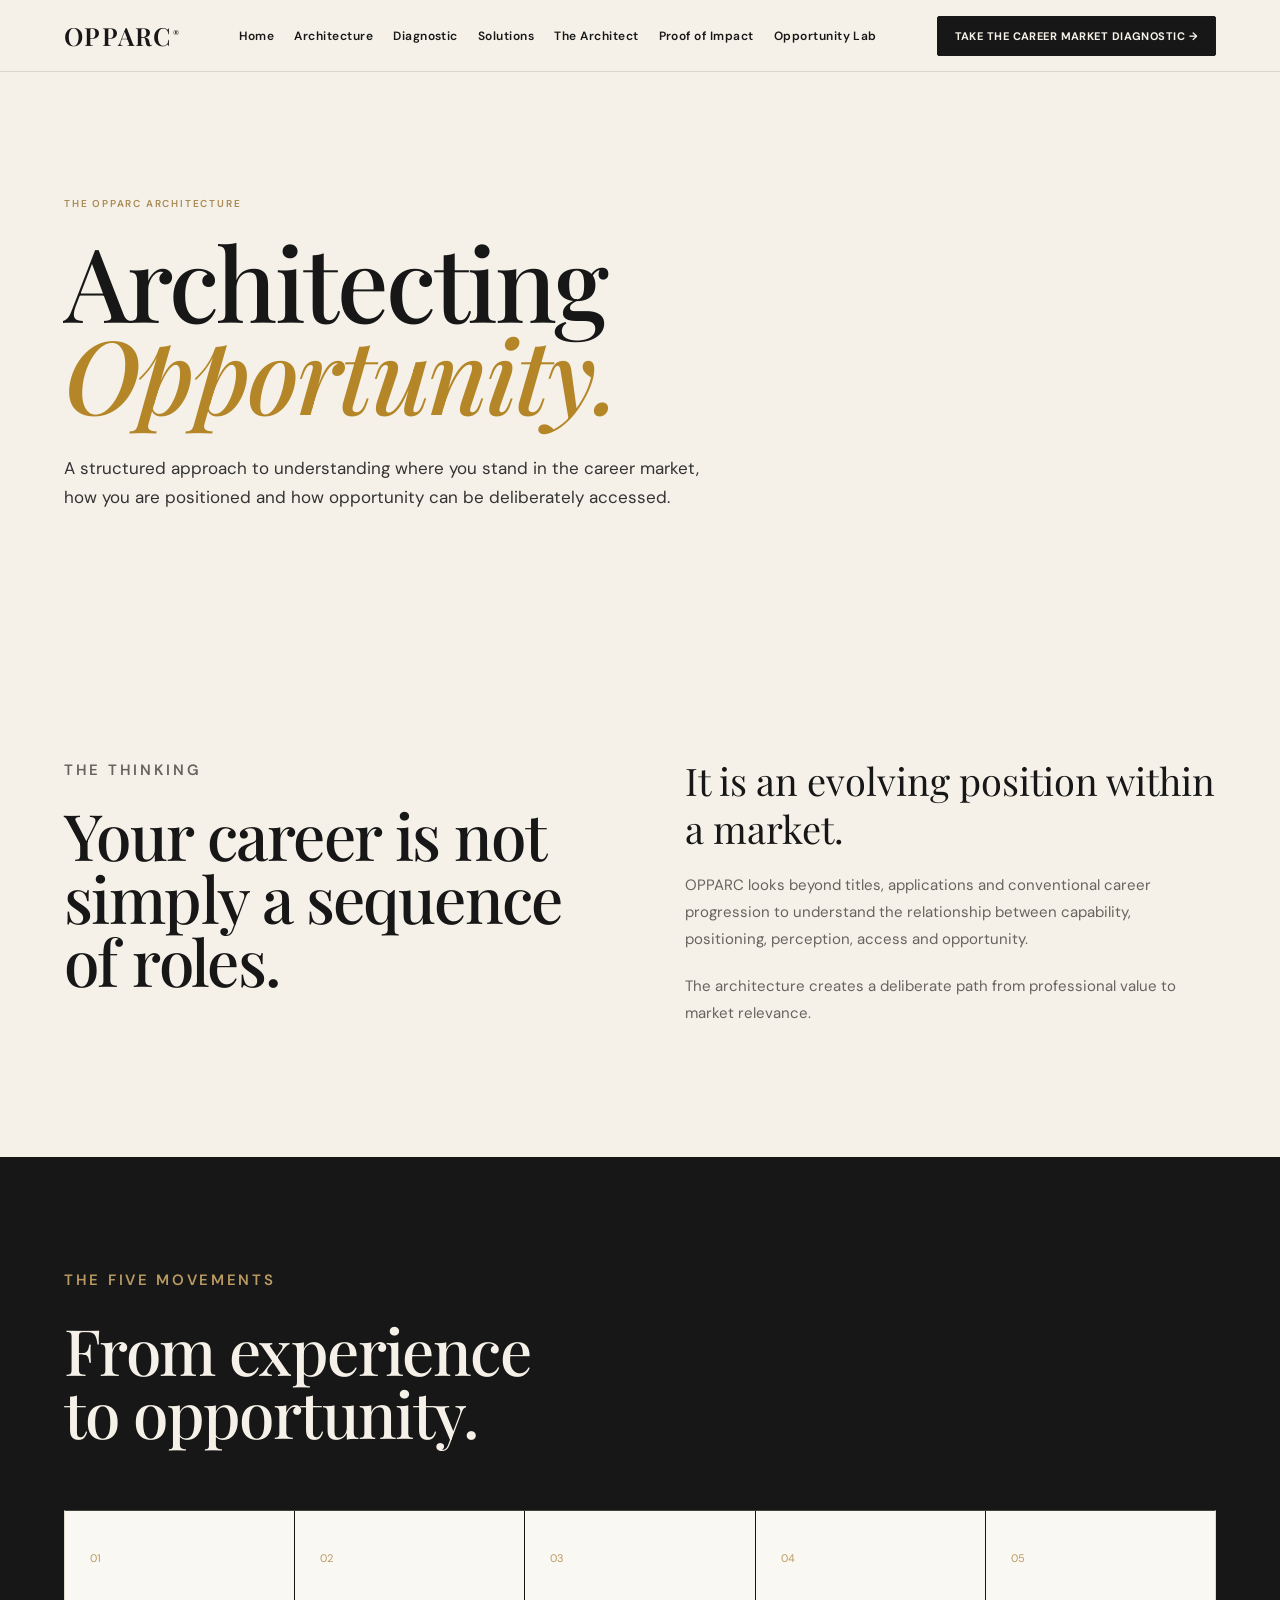
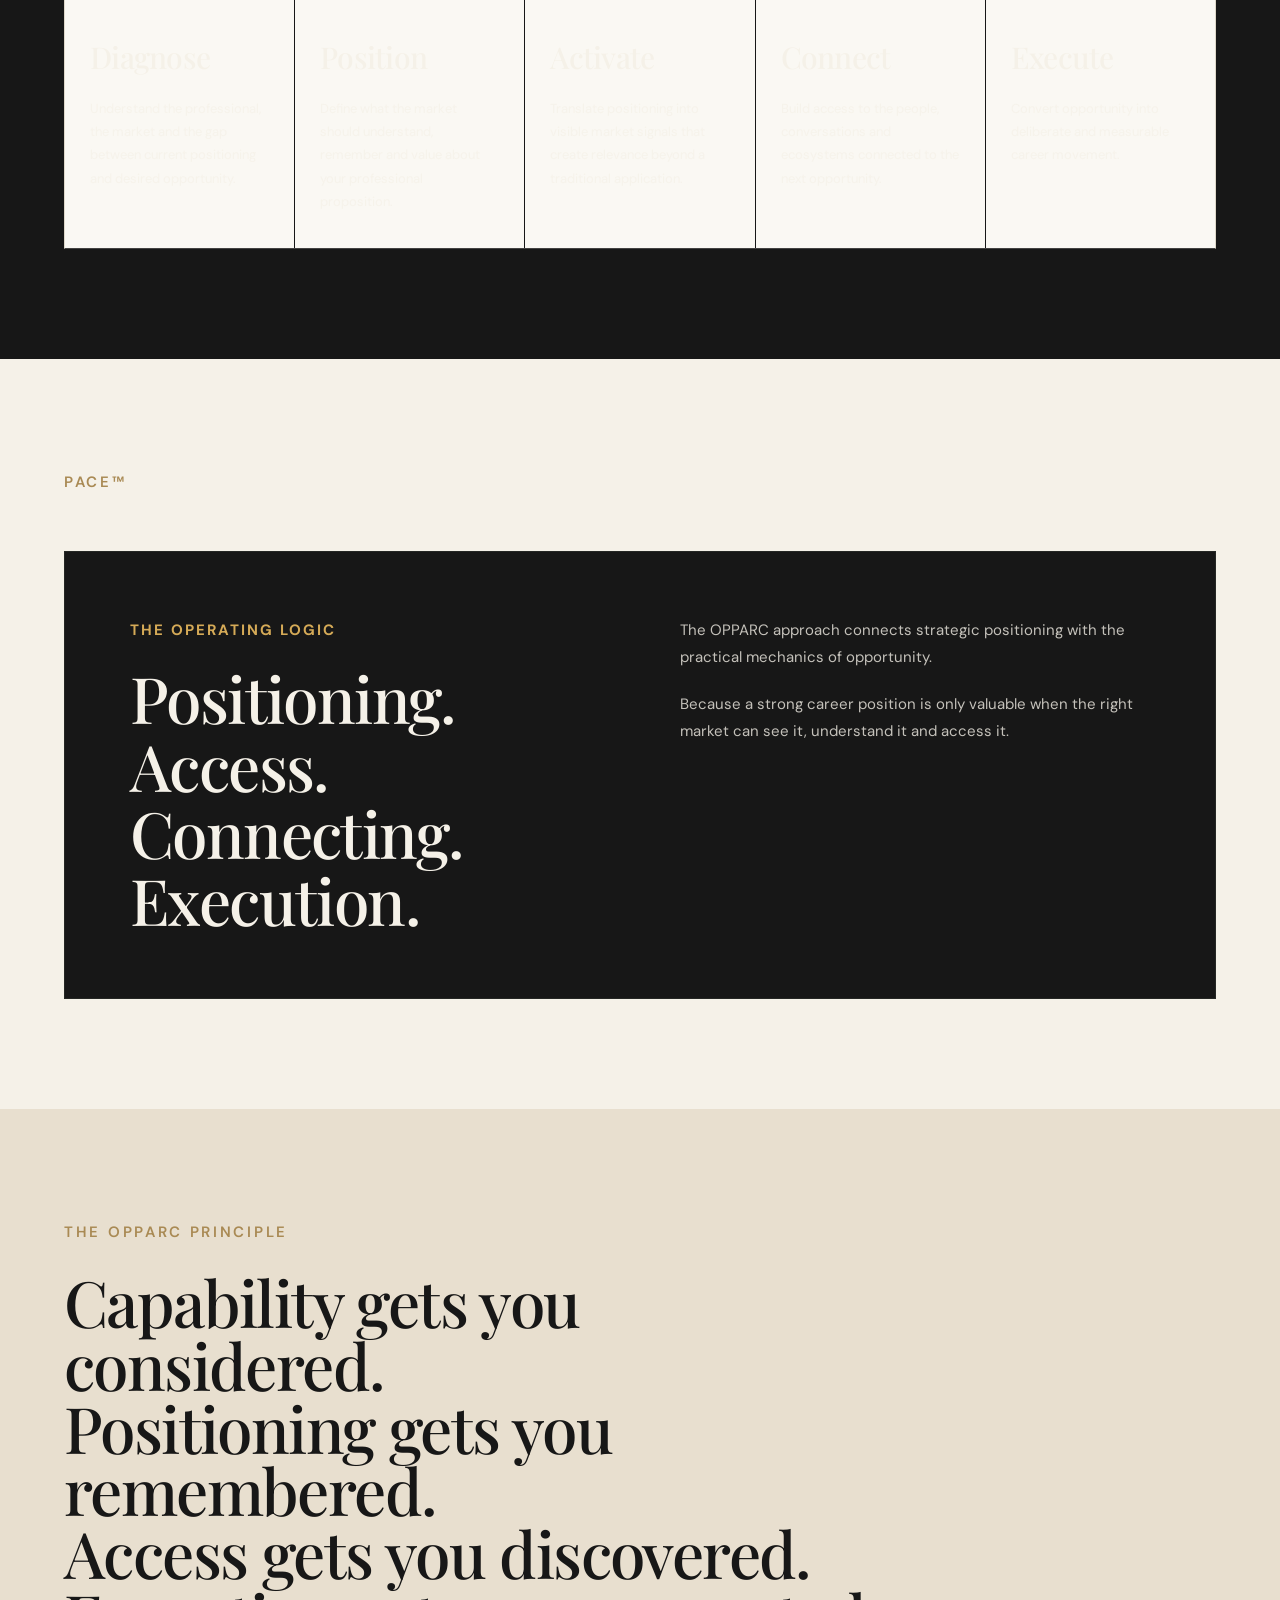
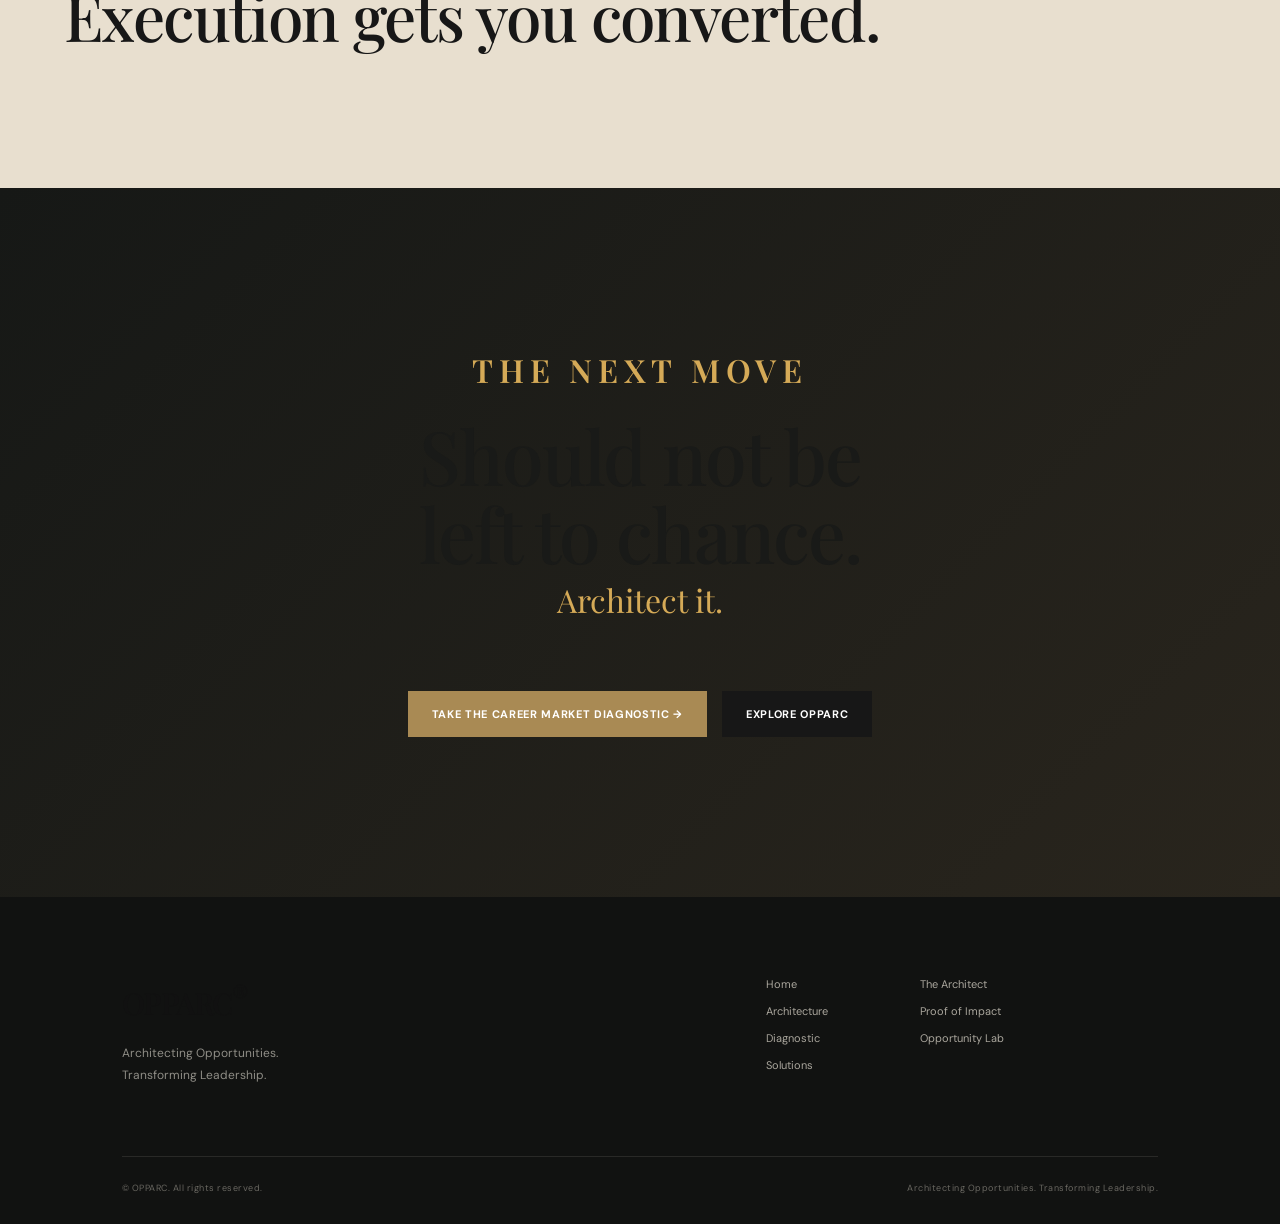
<file: architecture.html>
<!DOCTYPE html>
<html lang="en">
<head>
  <meta charset="UTF-8">
  <meta name="viewport" content="width=device-width, initial-scale=1.0">

  <title>The OPPARC Architecture | OPPARC</title>

  <meta
    name="description"
    content="Explore the OPPARC Architecture — a career-market framework built around Diagnose, Position, Activate, Connect and Execute."
  >

  <link rel="preconnect" href="https://fonts.googleapis.com">
  <link rel="preconnect" href="https://fonts.gstatic.com" crossorigin>

  <link
    href="https://fonts.googleapis.com/css2?family=DM+Sans:wght@400;500;600&family=Playfair+Display:wght@500;600;700&display=swap"
    rel="stylesheet"
  >

  <link rel="stylesheet" href="style.css">
</head>

<body>

<!-- ================= HEADER ================= -->

<header class="navbar">

  <a href="index.html" class="logo">
    OPPARC<sup>®</sup>
  </a>

  <nav class="nav-links">

    <a href="index.html">Home</a>

    <a href="architecture.html" class="active">
      Architecture
    </a>

    <a href="diagnostic.html">
      Diagnostic
    </a>

    <a href="solutions.html">
      Solutions
    </a>

    <a href="architect.html">
      The Architect
    </a>

    <a href="proof.html">
      Proof of Impact
    </a>

    <a href="opportunity-lab.html">
      Opportunity Lab
    </a>

  </nav>

  <a href="diagnostic.html" class="nav-button">
    Take the Career Market Diagnostic →
  </a>

</header>


<!-- ================= HERO ================= -->

<section class="architecture-hero">

  <div class="container">

    <p class="section-number">
      THE OPPARC ARCHITECTURE
    </p>

    <h1>
      Architecting<br>
      <em>Opportunity.</em>
    </h1>

    <p class="hero-description">
      A structured approach to understanding where you stand
      in the career market, how you are positioned and how
      opportunity can be deliberately accessed.
    </p>

  </div>

</section>


<!-- ================= INTRO ================= -->

<section class="section">

  <div class="container two-column">

    <div>

      <p class="section-number">
        THE THINKING
      </p>

      <h2>
        Your career is not
        simply a sequence
        of roles.
      </h2>

    </div>

    <div>

      <p class="large-text">
        It is an evolving position within a market.
      </p>

      <p>
        OPPARC looks beyond titles, applications and
        conventional career progression to understand
        the relationship between capability, positioning,
        perception, access and opportunity.
      </p>

      <p>
        The architecture creates a deliberate path from
        professional value to market relevance.
      </p>

    </div>

  </div>

</section>


<!-- ================= FIVE MOVEMENTS ================= -->

<section class="dark-section">

  <div class="container">

    <p class="section-number">
      THE FIVE MOVEMENTS
    </p>

    <h2>
      From experience<br>
      to opportunity.
    </h2>


    <div class="movement-grid">

      <!-- 01 -->

      <article class="movement">

        <span>01</span>

        <h3>
          Diagnose
        </h3>

        <p>
          Understand the professional,
          the market and the gap between
          current positioning and desired opportunity.
        </p>

      </article>


      <!-- 02 -->

      <article class="movement">

        <span>02</span>

        <h3>
          Position
        </h3>

        <p>
          Define what the market should
          understand, remember and value
          about your professional proposition.
        </p>

      </article>


      <!-- 03 -->

      <article class="movement">

        <span>03</span>

        <h3>
          Activate
        </h3>

        <p>
          Translate positioning into visible
          market signals that create relevance
          beyond a traditional application.
        </p>

      </article>


      <!-- 04 -->

      <article class="movement">

        <span>04</span>

        <h3>
          Connect
        </h3>

        <p>
          Build access to the people,
          conversations and ecosystems
          connected to the next opportunity.
        </p>

      </article>


      <!-- 05 -->

      <article class="movement">

        <span>05</span>

        <h3>
          Execute
        </h3>

        <p>
          Convert opportunity into deliberate
          and measurable career movement.
        </p>

      </article>

    </div>

  </div>

</section>


<!-- ================= PACE ================= -->

<section class="section">

  <div class="container">

    <p class="section-number">
      PACE™
    </p>

    <div class="pace-box">

      <div>

        <p class="small-label">
          THE OPERATING LOGIC
        </p>

        <h3>
          Positioning.<br>
          Access.<br>
          Connecting.<br>
          Execution.
        </h3>

      </div>

      <div>

        <p>
          The OPPARC approach connects strategic
          positioning with the practical mechanics
          of opportunity.
        </p>

        <p>
          Because a strong career position is only
          valuable when the right market can see it,
          understand it and access it.
        </p>

      </div>

    </div>

  </div>

</section>


<!-- ================= PRINCIPLE ================= -->

<section class="beige-section section">

  <div class="container">

    <p class="section-number">
      THE OPPARC PRINCIPLE
    </p>

    <h2>
      Capability gets you considered.<br>
      Positioning gets you remembered.<br>
      Access gets you discovered.<br>
      Execution gets you converted.
    </h2>

  </div>

</section>


<!-- ================= CTA ================= -->

<section class="final-cta">

  <div class="container">

    <p class="section-number">
      THE NEXT MOVE
    </p>

    <h2>
      Should not be<br>
      left to chance.
    </h2>

    <p>
      Architect it.
    </p>

    <div class="final-buttons">

      <a href="diagnostic.html" class="button button-gold">
        Take the Career Market Diagnostic →
      </a>

      <a href="index.html" class="button button-dark">
        Explore OPPARC
      </a>

    </div>

  </div>

</section>


<!-- ================= FOOTER ================= -->

<footer>

  <div class="container">

    <div class="footer-top">

      <div>

        <div class="logo">
          OPPARC<sup>®</sup>
        </div>

        <p>
          Architecting Opportunities.<br>
          Transforming Leadership.
        </p>

      </div>


      <div class="footer-links">

        <div>

          <a href="index.html">Home</a>
          <a href="architecture.html">Architecture</a>
          <a href="diagnostic.html">Diagnostic</a>
          <a href="solutions.html">Solutions</a>

        </div>

        <div>

          <a href="architect.html">The Architect</a>
          <a href="proof.html">Proof of Impact</a>
          <a href="opportunity-lab.html">
            Opportunity Lab
          </a>

        </div>

      </div>

    </div>


    <div class="footer-bottom">

      <span>
        © OPPARC. All rights reserved.
      </span>

      <span>
        Architecting Opportunities. Transforming Leadership.
      </span>

    </div>

  </div>

</footer>


</body>
  </html>
</file>
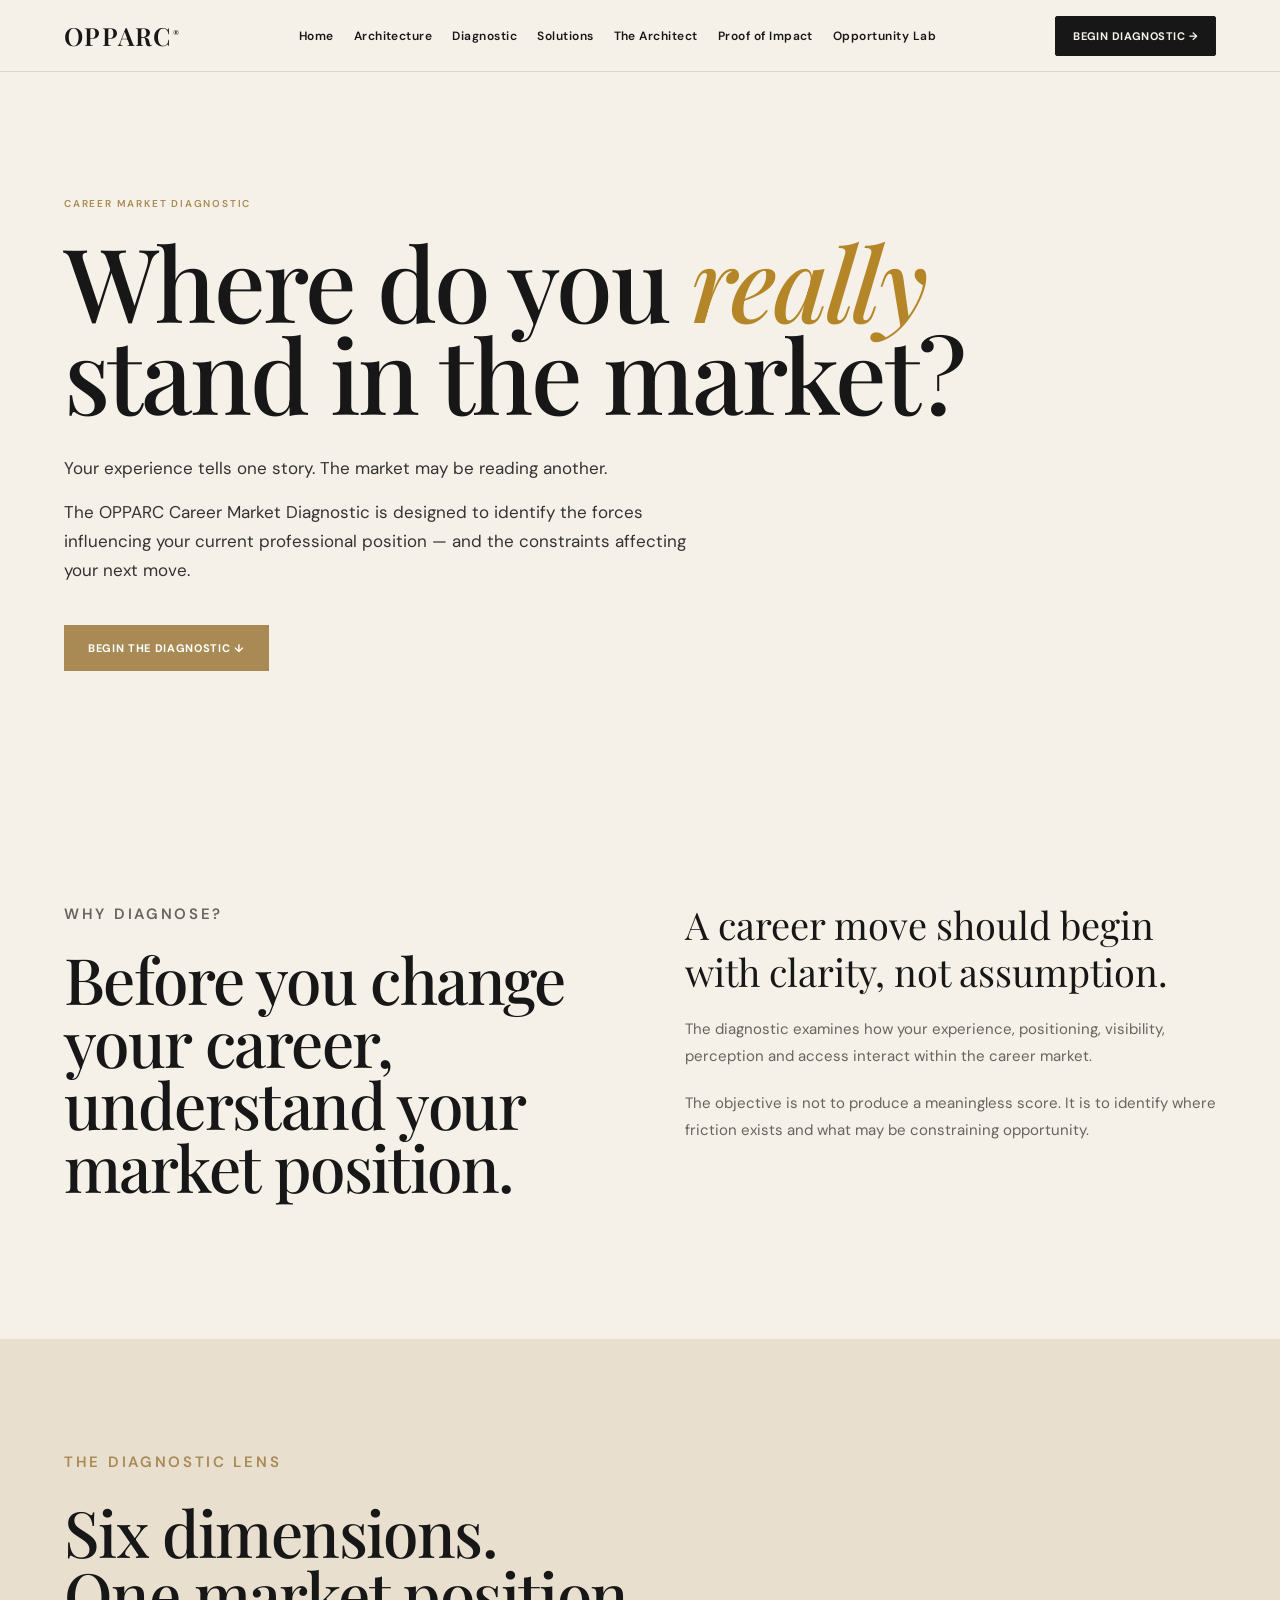
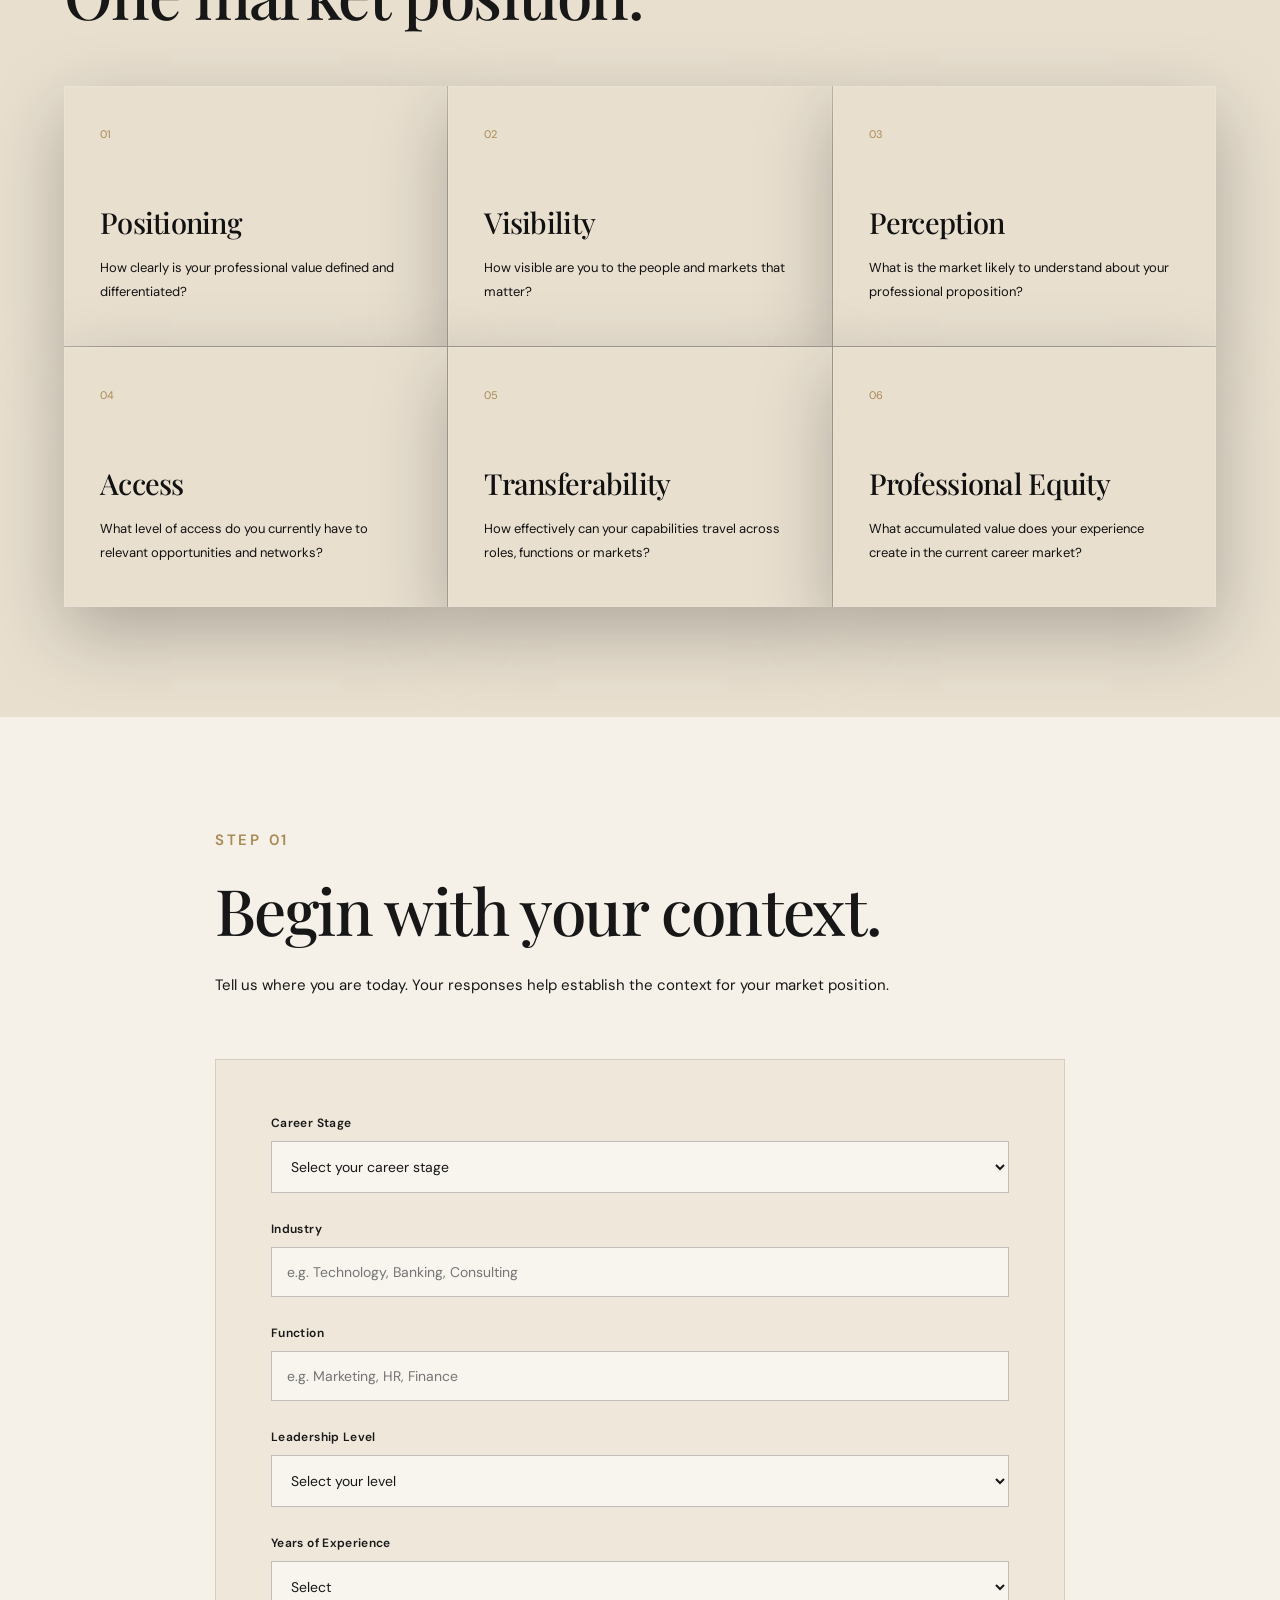
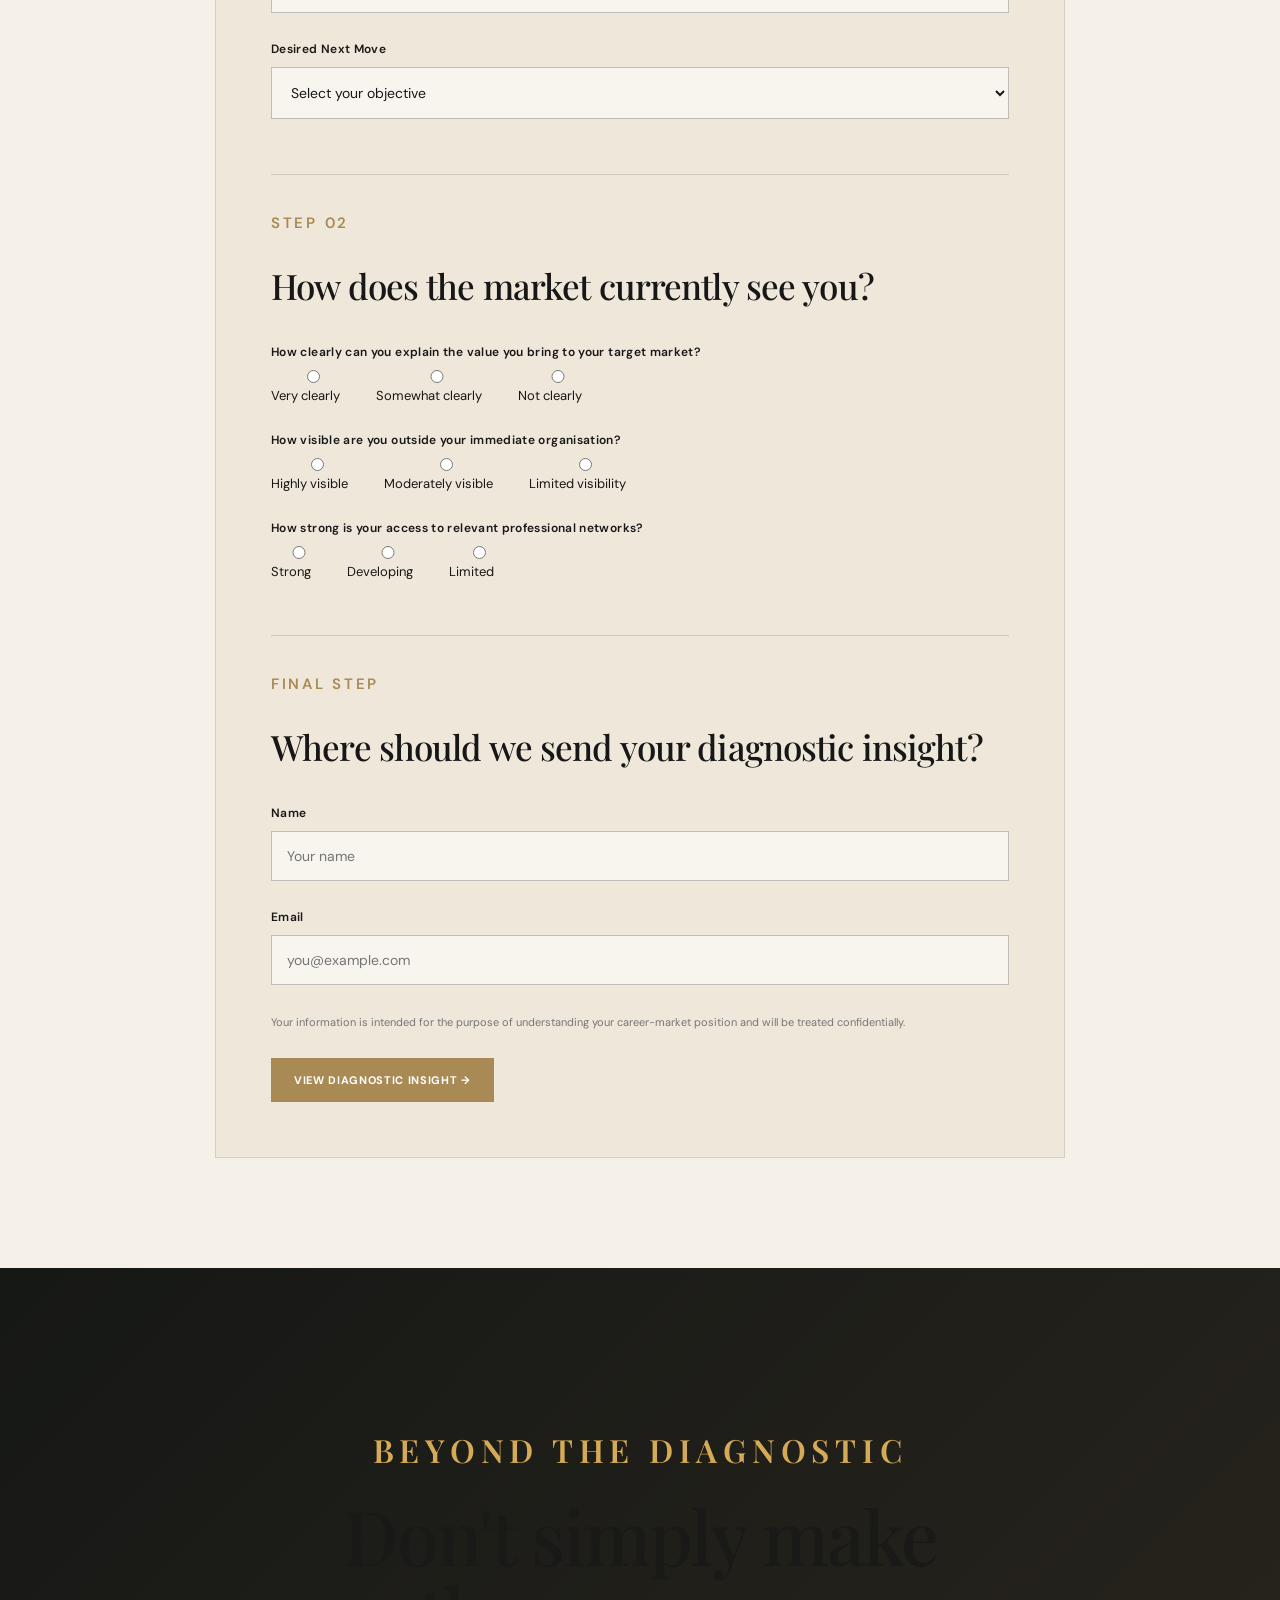
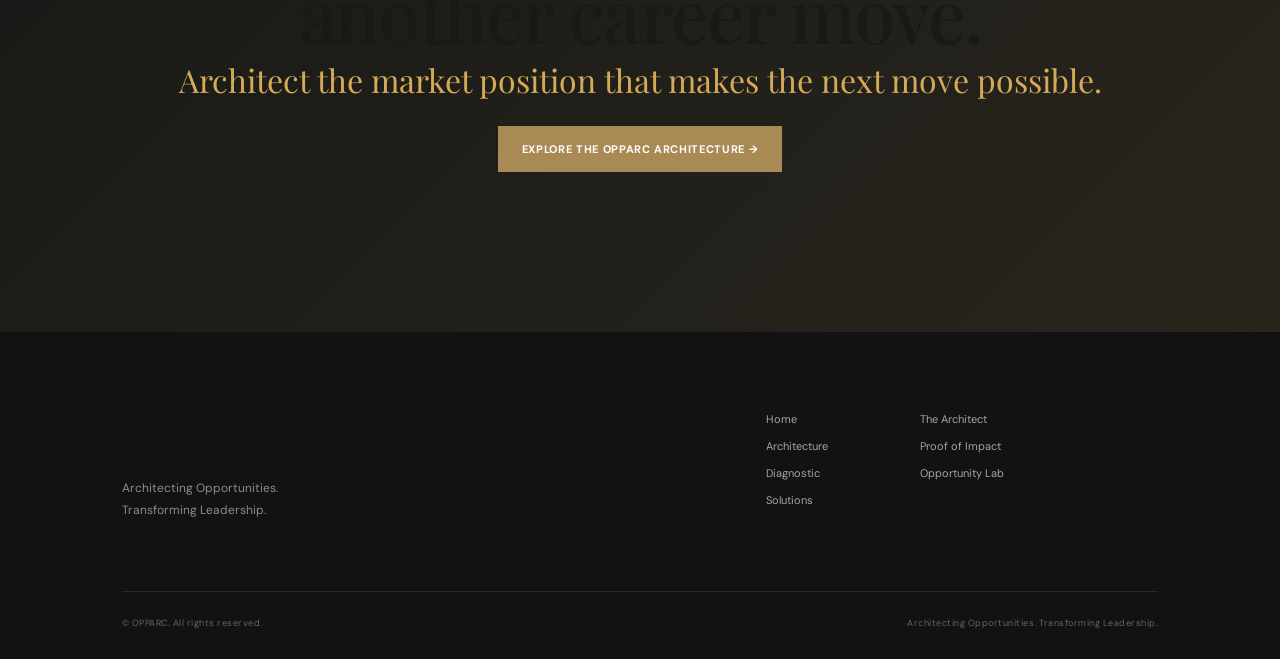
<file: diagnostic.html>
<!DOCTYPE html>
<html lang="en">
<head>
  <meta charset="UTF-8">
  <meta name="viewport" content="width=device-width, initial-scale=1.0">

  <title>Career Market Diagnostic | OPPARC</title>

  <meta
    name="description"
    content="Discover the forces shaping your career-market position with the OPPARC Career Market Diagnostic."
  >

  <link rel="preconnect" href="https://fonts.googleapis.com">
  <link rel="preconnect" href="https://fonts.gstatic.com" crossorigin>

  <link
    href="https://fonts.googleapis.com/css2?family=DM+Sans:wght@400;500;600&family=Playfair+Display:wght@500;600;700&display=swap"
    rel="stylesheet"
  >

  <link rel="stylesheet" href="style.css">
</head>

<body>

<!-- ================= HEADER ================= -->

<header class="navbar">

  <a href="index.html" class="logo">
    OPPARC<sup>®</sup>
  </a>

  <nav class="nav-links">

    <a href="index.html">Home</a>

    <a href="architecture.html">Architecture</a>

    <a href="diagnostic.html" class="active">
      Diagnostic
    </a>

    <a href="solutions.html">Solutions</a>

    <a href="architect.html">The Architect</a>

    <a href="proof.html">Proof of Impact</a>

    <a href="opportunity-lab.html">Opportunity Lab</a>

  </nav>

  <a href="#diagnostic" class="nav-button">
    Begin Diagnostic →
  </a>

</header>


<!-- ================= HERO ================= -->

<section class="diagnostic-hero">

  <div class="container">

    <p class="section-number">
      CAREER MARKET DIAGNOSTIC
    </p>

    <h1>
      Where do you
      <em>really</em>
      stand in the market?
    </h1>

    <p class="hero-description">
      Your experience tells one story.
      The market may be reading another.
    </p>

    <p class="hero-description">
      The OPPARC Career Market Diagnostic is designed
      to identify the forces influencing your current
      professional position — and the constraints
      affecting your next move.
    </p>

    <a href="#diagnostic" class="button button-gold">
      Begin the Diagnostic ↓
    </a>

  </div>

</section>


<!-- ================= INTRO ================= -->

<section class="section">

  <div class="container two-column">

    <div>

      <p class="section-number">
        WHY DIAGNOSE?
      </p>

      <h2>
        Before you change
        your career, understand
        your market position.
      </h2>

    </div>

    <div>

      <p class="large-text">
        A career move should begin with clarity,
        not assumption.
      </p>

      <p>
        The diagnostic examines how your experience,
        positioning, visibility, perception and access
        interact within the career market.
      </p>

      <p>
        The objective is not to produce a meaningless
        score. It is to identify where friction exists
        and what may be constraining opportunity.
      </p>

    </div>

  </div>

</section>


<!-- ================= WHAT IT EXAMINES ================= -->

<section class="beige-section section">

  <div class="container">

    <p class="section-number">
      THE DIAGNOSTIC LENS
    </p>

    <h2>
      Six dimensions.<br>
      One market position.
    </h2>


    <div class="diagnostic-grid">

      <article class="diagnostic-card">

        <span>01</span>

        <h3>
          Positioning
        </h3>

        <p>
          How clearly is your professional value
          defined and differentiated?
        </p>

      </article>


      <article class="diagnostic-card">

        <span>02</span>

        <h3>
          Visibility
        </h3>

        <p>
          How visible are you to the people
          and markets that matter?
        </p>

      </article>


      <article class="diagnostic-card">

        <span>03</span>

        <h3>
          Perception
        </h3>

        <p>
          What is the market likely to understand
          about your professional proposition?
        </p>

      </article>


      <article class="diagnostic-card">

        <span>04</span>

        <h3>
          Access
        </h3>

        <p>
          What level of access do you currently
          have to relevant opportunities and networks?
        </p>

      </article>


      <article class="diagnostic-card">

        <span>05</span>

        <h3>
          Transferability
        </h3>

        <p>
          How effectively can your capabilities
          travel across roles, functions or markets?
        </p>

      </article>


      <article class="diagnostic-card">

        <span>06</span>

        <h3>
          Professional Equity
        </h3>

        <p>
          What accumulated value does your experience
          create in the current career market?
        </p>

      </article>

    </div>

  </div>

</section>


<!-- ================= DIAGNOSTIC FORM ================= -->

<section class="section" id="diagnostic">

  <div class="container diagnostic-form-container">

    <div class="form-intro">

      <p class="section-number">
        STEP 01
      </p>

      <h2>
        Begin with
        your context.
      </h2>

      <p>
        Tell us where you are today. Your responses
        help establish the context for your market position.
      </p>

    </div>


    <form
      class="diagnostic-form"
      onsubmit="return showDiagnosticResult(event)"
    >

      <!-- CAREER STAGE -->

      <div class="form-group">

        <label for="career-stage">
          Career Stage
        </label>

        <select id="career-stage" required>

          <option value="">
            Select your career stage
          </option>

          <option>
            Early Career
          </option>

          <option>
            Mid Career
          </option>

          <option>
            Senior Professional
          </option>

          <option>
            Executive / Leadership
          </option>

          <option>
            Career Transition
          </option>

        </select>

      </div>


      <!-- INDUSTRY -->

      <div class="form-group">

        <label for="industry">
          Industry
        </label>

        <input
          type="text"
          id="industry"
          placeholder="e.g. Technology, Banking, Consulting"
          required
        >

      </div>


      <!-- FUNCTION -->

      <div class="form-group">

        <label for="function">
          Function
        </label>

        <input
          type="text"
          id="function"
          placeholder="e.g. Marketing, HR, Finance"
          required
        >

      </div>


      <!-- LEADERSHIP -->

      <div class="form-group">

        <label for="leadership">
          Leadership Level
        </label>

        <select id="leadership" required>

          <option value="">
            Select your level
          </option>

          <option>
            Individual Contributor
          </option>

          <option>
            Manager
          </option>

          <option>
            Senior Manager
          </option>

          <option>
            Director
          </option>

          <option>
            Executive
          </option>

        </select>

      </div>


      <!-- EXPERIENCE -->

      <div class="form-group">

        <label for="experience">
          Years of Experience
        </label>

        <select id="experience" required>

          <option value="">
            Select
          </option>

          <option>
            0–3 years
          </option>

          <option>
            4–7 years
          </option>

          <option>
            8–12 years
          </option>

          <option>
            13–20 years
          </option>

          <option>
            20+ years
          </option>

        </select>

      </div>


      <!-- NEXT MOVE -->

      <div class="form-group">

        <label for="next-move">
          Desired Next Move
        </label>

        <select id="next-move" required>

          <option value="">
            Select your objective
          </option>

          <option>
            Promotion
          </option>

          <option>
            New Organisation
          </option>

          <option>
            Leadership Role
          </option>

          <option>
            Career Transition
          </option>

          <option>
            International Opportunity
          </option>

          <option>
            Entrepreneurship
          </option>

        </select>

      </div>


      <!-- MARKET QUESTIONS -->

      <div class="form-divider">

        <p class="section-number">
          STEP 02
        </p>

        <h3>
          How does the market
          currently see you?
        </h3>

      </div>


      <div class="form-group">

        <label>
          How clearly can you explain the value
          you bring to your target market?
        </label>

        <div class="radio-group">

          <label>
            <input type="radio" name="positioning" required>
            Very clearly
          </label>

          <label>
            <input type="radio" name="positioning">
            Somewhat clearly
          </label>

          <label>
            <input type="radio" name="positioning">
            Not clearly
          </label>

        </div>

      </div>


      <div class="form-group">

        <label>
          How visible are you outside your immediate organisation?
        </label>

        <div class="radio-group">

          <label>
            <input type="radio" name="visibility" required>
            Highly visible
          </label>

          <label>
            <input type="radio" name="visibility">
            Moderately visible
          </label>

          <label>
            <input type="radio" name="visibility">
            Limited visibility
          </label>

        </div>

      </div>


      <div class="form-group">

        <label>
          How strong is your access to relevant
          professional networks?
        </label>

        <div class="radio-group">

          <label>
            <input type="radio" name="access" required>
            Strong
          </label>

          <label>
            <input type="radio" name="access">
            Developing
          </label>

          <label>
            <input type="radio" name="access">
            Limited
          </label>

        </div>

      </div>


      <!-- CONTACT -->

      <div class="form-divider">

        <p class="section-number">
          FINAL STEP
        </p>

        <h3>
          Where should we send
          your diagnostic insight?
        </h3>

      </div>


      <div class="form-group">

        <label for="name">
          Name
        </label>

        <input
          type="text"
          id="name"
          placeholder="Your name"
          required
        >

      </div>


      <div class="form-group">

        <label for="email">
          Email
        </label>

        <input
          type="email"
          id="email"
          placeholder="you@example.com"
          required
        >

      </div>


      <p class="privacy-note">
        Your information is intended for the purpose of
        understanding your career-market position and
        will be treated confidentially.
      </p>


      <button
        type="submit"
        class="button button-gold form-submit"
      >
        View Diagnostic Insight →
      </button>

    </form>


    <!-- RESULT -->

    <div
      id="diagnostic-result"
      class="diagnostic-result"
      style="display:none;"
    >

      <p class="section-number">
        YOUR INITIAL INSIGHT
      </p>

      <h2>
        Your career-market
        position deserves a closer look.
      </h2>

      <p>
        The information you provided is only the
        beginning of the diagnostic process.
      </p>

      <p>
        A meaningful assessment looks beyond a single
        score to identify the dominant constraint affecting
        your positioning, visibility, access and opportunity.
      </p>

      <a
        href="solutions.html"
        class="button button-gold"
      >
        Explore OPPARC Solutions →
      </a>

    </div>

  </div>

</section>


<!-- ================= DARK CTA ================= -->

<section class="final-cta">

  <div class="container">

    <p class="section-number">
      BEYOND THE DIAGNOSTIC
    </p>

    <h2>
      Don't simply make
      another career move.
    </h2>

    <p>
      Architect the market position
      that makes the next move possible.
    </p>

    <a
      href="architecture.html"
      class="button button-gold"
    >
      Explore The OPPARC Architecture →
    </a>

  </div>

</section>


<!-- ================= FOOTER ================= -->

<footer>

  <div class="container">

    <div class="footer-top">

      <div>

        <div class="logo">
          OPPARC<sup>®</sup>
        </div>

        <p>
          Architecting Opportunities.<br>
          Transforming Leadership.
        </p>

      </div>


      <div class="footer-links">

        <div>

          <a href="index.html">Home</a>
          <a href="architecture.html">Architecture</a>
          <a href="diagnostic.html">Diagnostic</a>
          <a href="solutions.html">Solutions</a>

        </div>

        <div>

          <a href="architect.html">The Architect</a>
          <a href="proof.html">Proof of Impact</a>
          <a href="opportunity-lab.html">
            Opportunity Lab
          </a>

        </div>

      </div>

    </div>


    <div class="footer-bottom">

      <span>
        © OPPARC. All rights reserved.
      </span>

      <span>
        Architecting Opportunities. Transforming Leadership.
      </span>

    </div>

  </div>

</footer>


<!-- ================= SIMPLE FORM SCRIPT ================= -->

<script>

function showDiagnosticResult(event) {

  event.preventDefault();

  const form = document.querySelector(".diagnostic-form");
  const result = document.getElementById("diagnostic-result");

  form.style.display = "none";
  result.style.display = "block";

  result.scrollIntoView({
    behavior: "smooth",
    block: "start"
  });

  return false;
}

</script>

</body>
  </html>
</file>
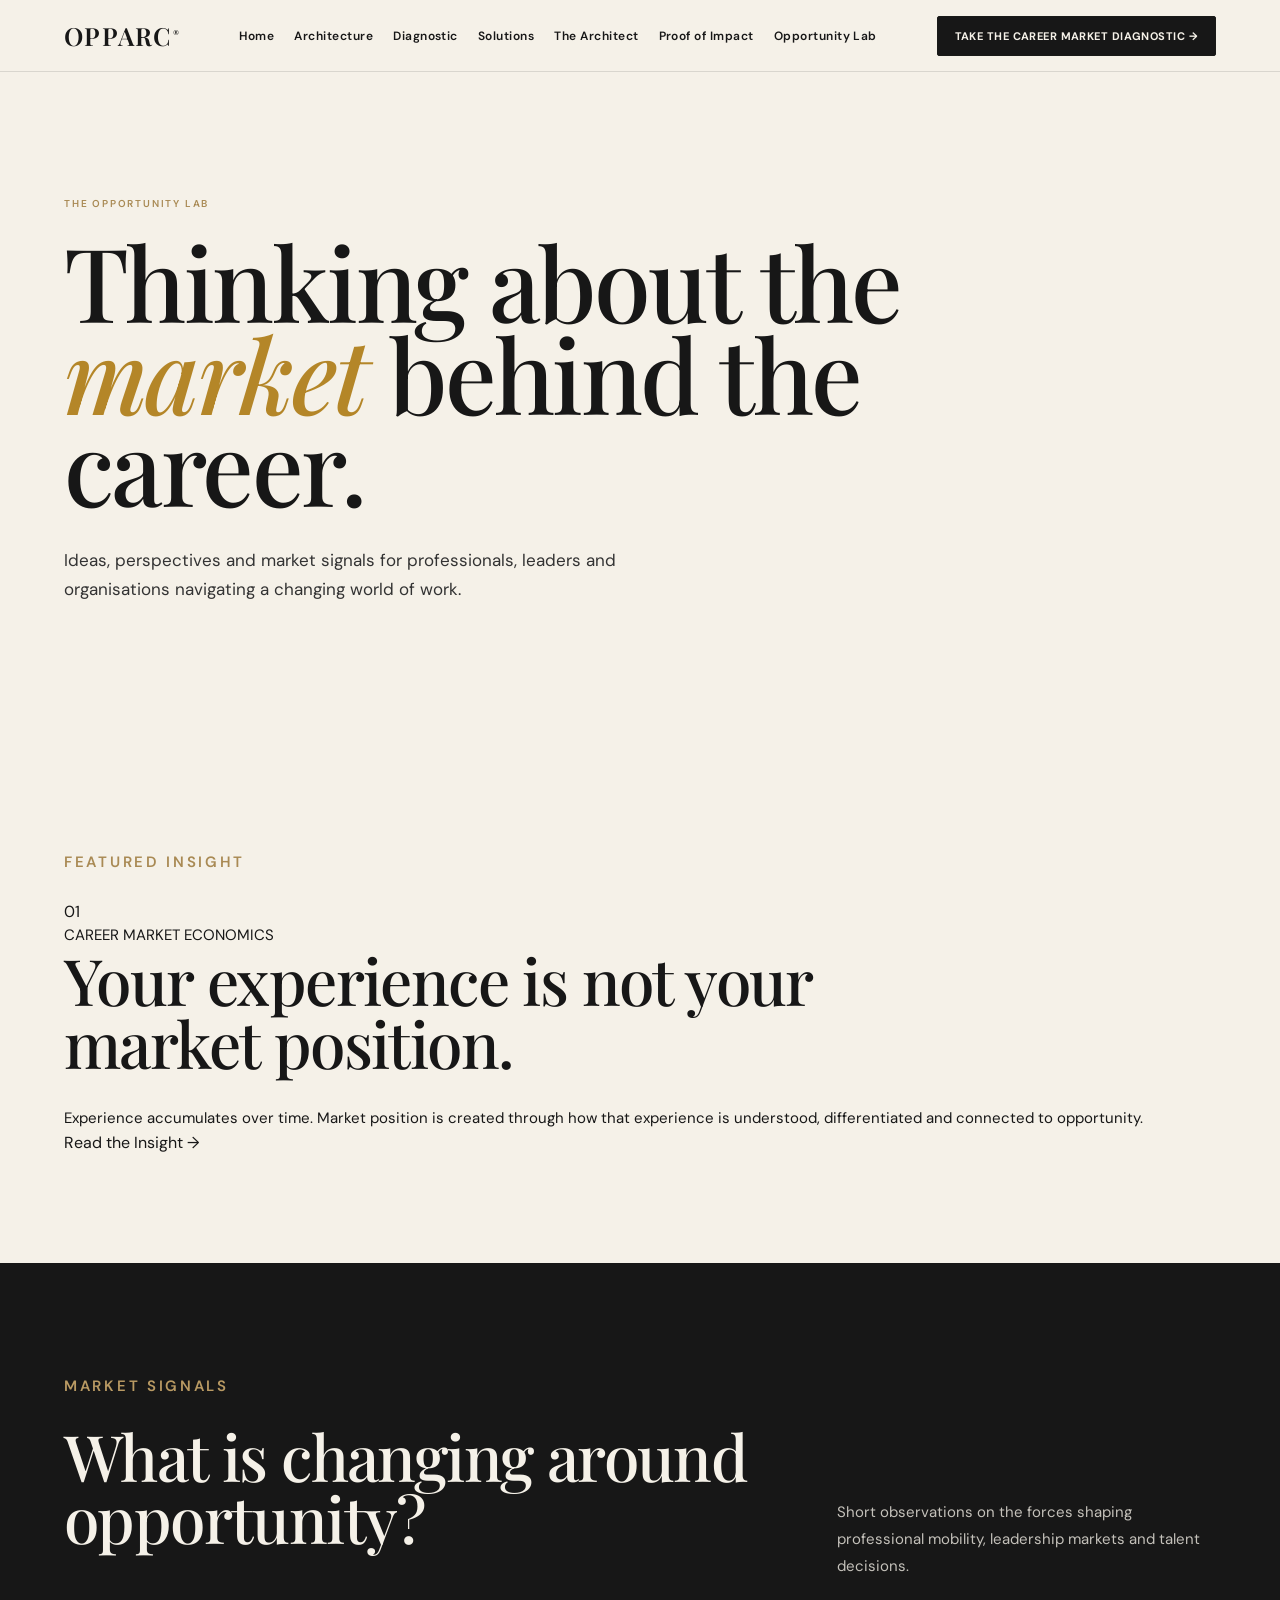
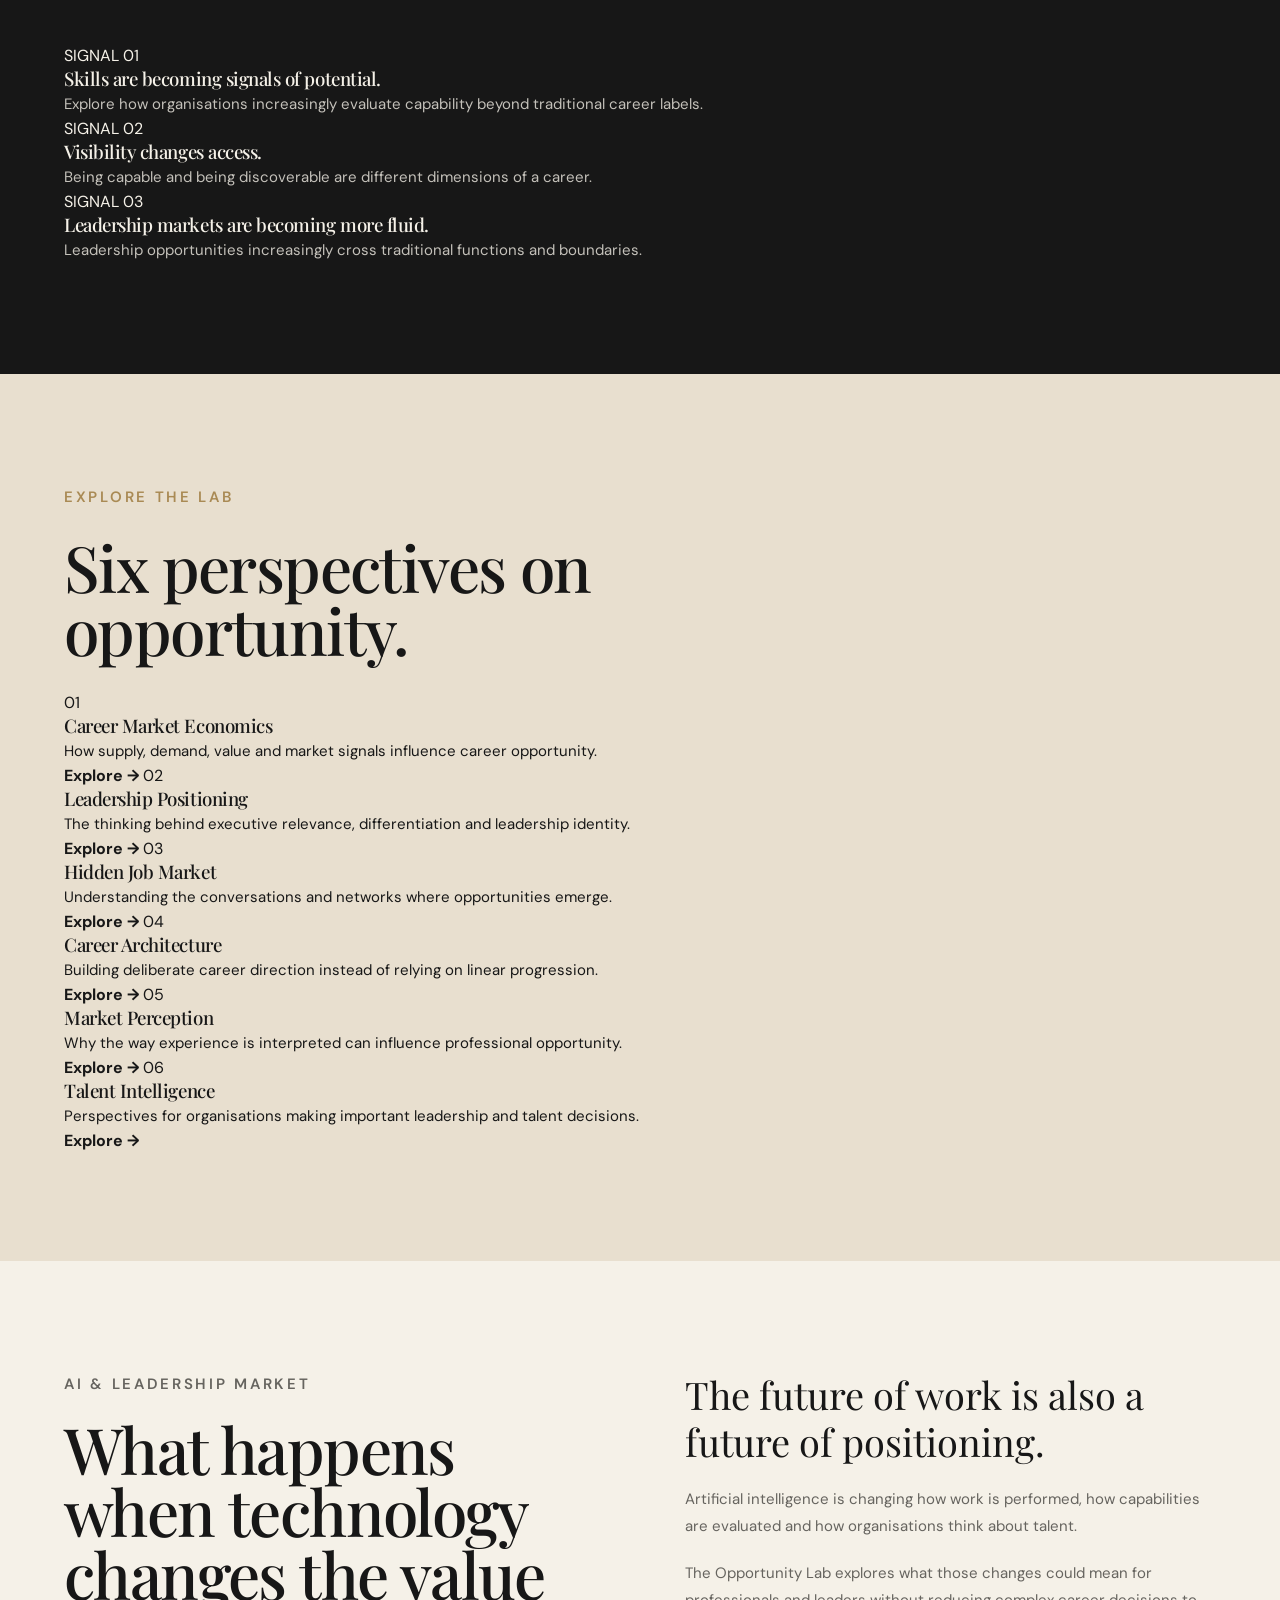
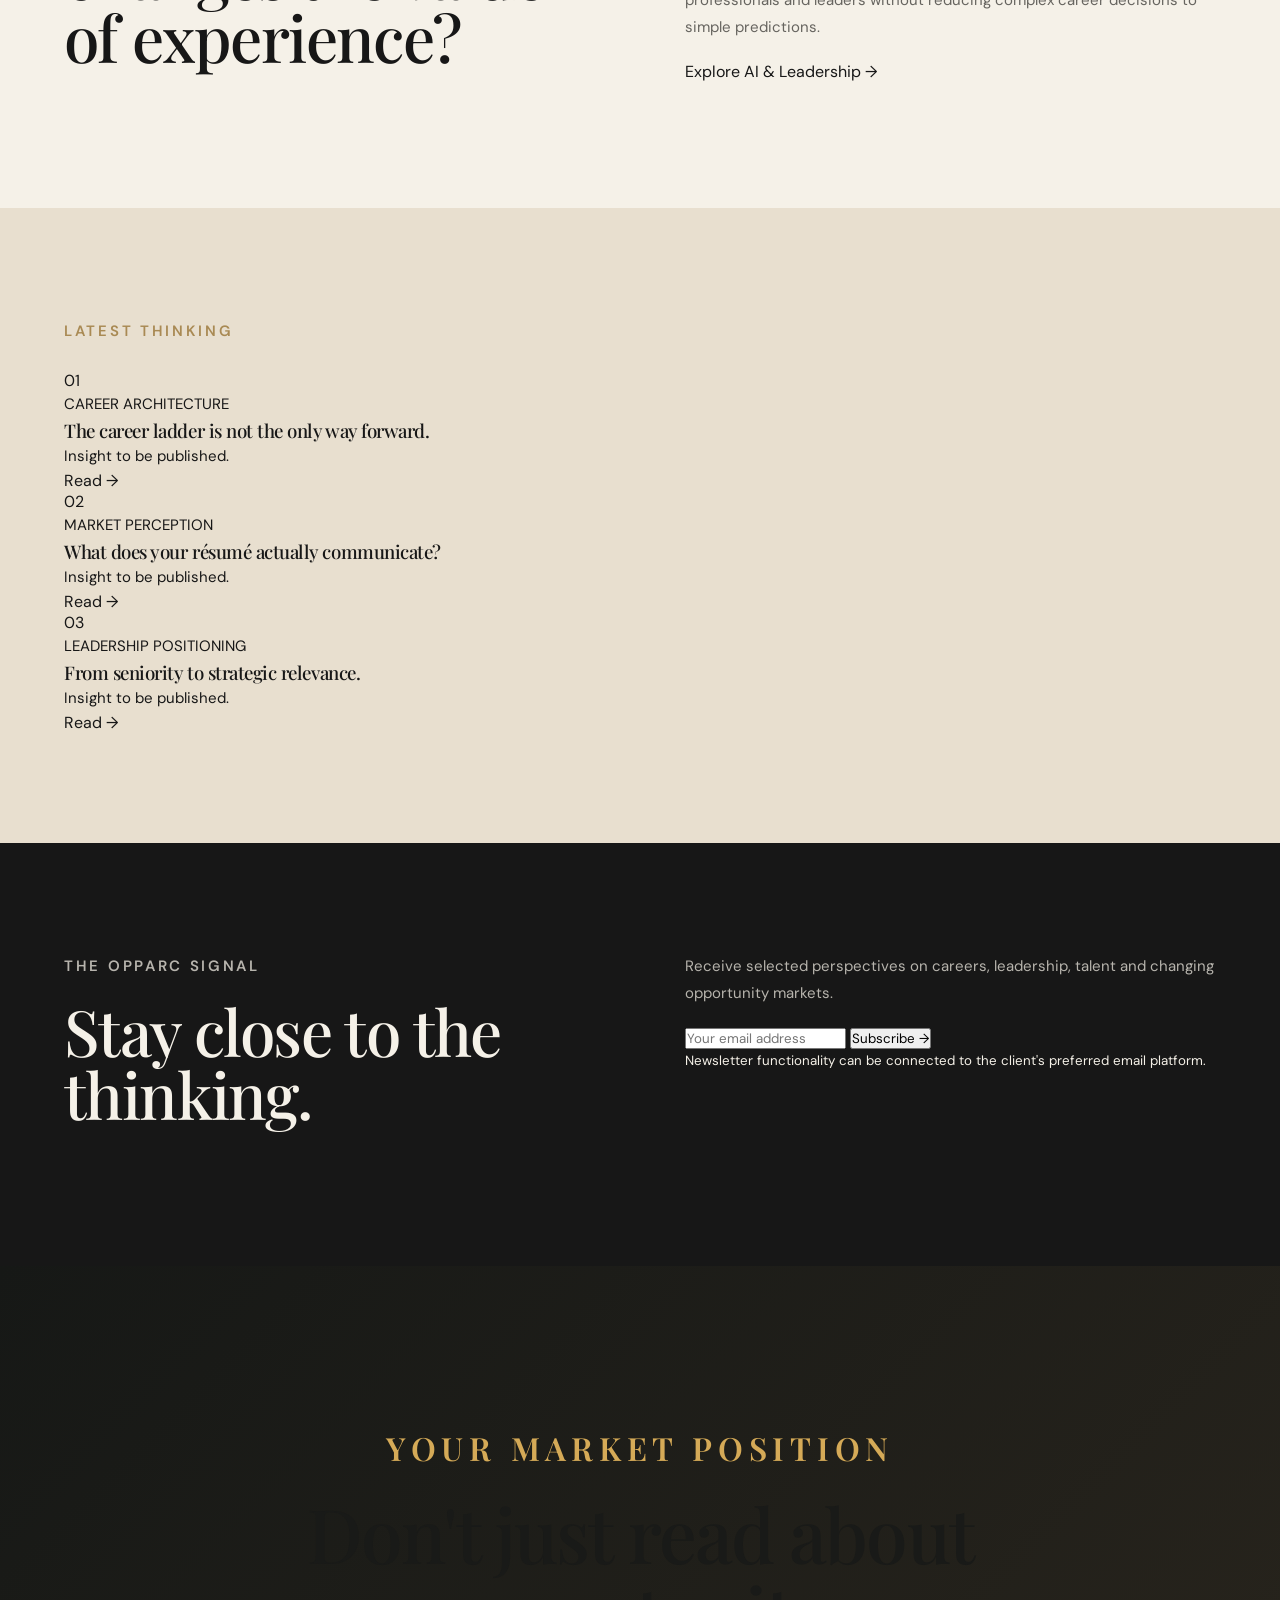
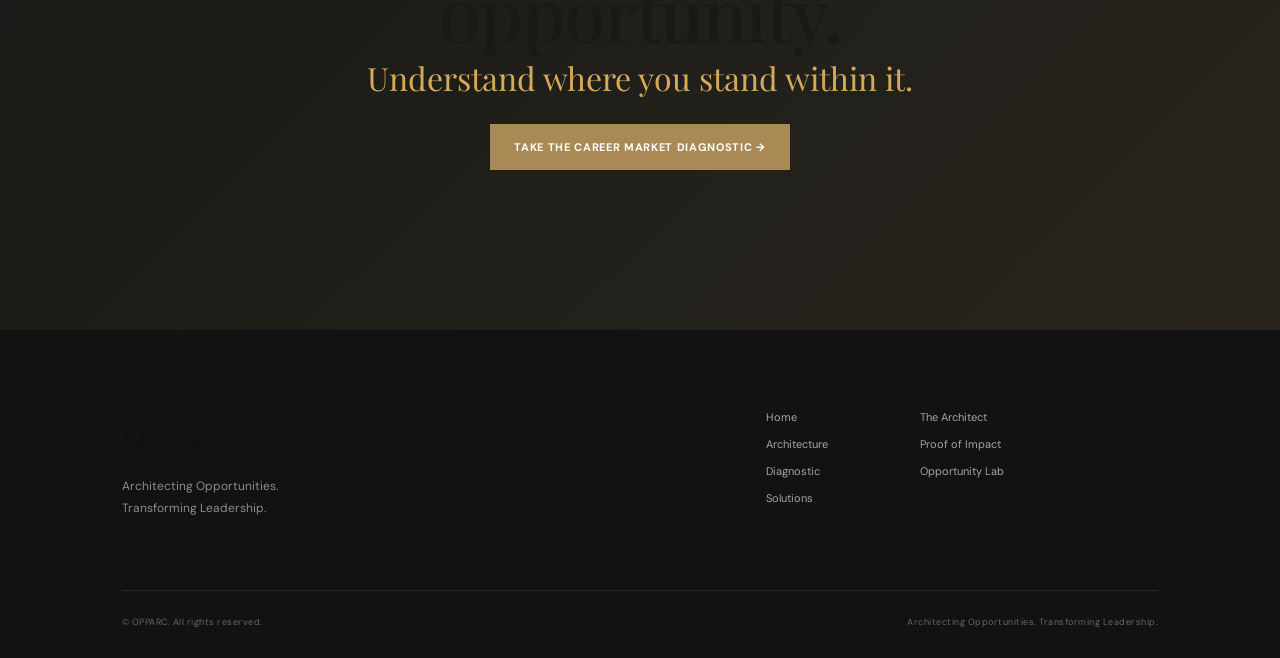
<file: opportunity-lab.html>
<!DOCTYPE html>
<html lang="en">
<head>
  <meta charset="UTF-8">
  <meta name="viewport" content="width=device-width, initial-scale=1.0">

  <title>Opportunity Lab | OPPARC</title>

  <meta
    name="description"
    content="The OPPARC Opportunity Lab — perspectives on career-market economics, leadership positioning, hidden opportunities, career architecture, talent intelligence and AI."
  >

  <link rel="preconnect" href="https://fonts.googleapis.com">
  <link rel="preconnect" href="https://fonts.gstatic.com" crossorigin>

  <link
    href="https://fonts.googleapis.com/css2?family=DM+Sans:wght@400;500;600&family=Playfair+Display:wght@500;600;700&display=swap"
    rel="stylesheet"
  >

  <link rel="stylesheet" href="style.css">
</head>

<body>

<!-- ================= HEADER ================= -->

<header class="navbar">

  <a href="index.html" class="logo">
    OPPARC<sup>®</sup>
  </a>

  <nav class="nav-links">

    <a href="index.html">Home</a>

    <a href="architecture.html">Architecture</a>

    <a href="diagnostic.html">Diagnostic</a>

    <a href="solutions.html">Solutions</a>

    <a href="architect.html">The Architect</a>

    <a href="proof.html">Proof of Impact</a>

    <a href="opportunity-lab.html" class="active">
      Opportunity Lab
    </a>

  </nav>

  <a href="diagnostic.html" class="nav-button">
    Take the Career Market Diagnostic →
  </a>

</header>


<!-- ================= HERO ================= -->

<section class="lab-hero">

  <div class="container">

    <p class="section-number">
      THE OPPORTUNITY LAB
    </p>

    <h1>
      Thinking about
      the <em>market</em>
      behind the career.
    </h1>

    <p class="hero-description">
      Ideas, perspectives and market signals for
      professionals, leaders and organisations
      navigating a changing world of work.
    </p>

  </div>

</section>


<!-- ================= FEATURED INSIGHT ================= -->

<section class="section">

  <div class="container">

    <p class="section-number">
      FEATURED INSIGHT
    </p>


    <article class="featured-insight">

      <div class="featured-number">
        01
      </div>

      <div class="featured-content">

        <p class="article-category">
          CAREER MARKET ECONOMICS
        </p>

        <h2>
          Your experience is not
          your market position.
        </h2>

        <p>
          Experience accumulates over time.
          Market position is created through how
          that experience is understood, differentiated
          and connected to opportunity.
        </p>

        <a href="#">
          Read the Insight →
        </a>

      </div>

    </article>

  </div>

</section>


<!-- ================= MARKET SIGNALS ================= -->

<section class="dark-section">

  <div class="container">

    <div class="section-heading">

      <div>

        <p class="section-number">
          MARKET SIGNALS
        </p>

        <h2>
          What is changing
          around opportunity?
        </h2>

      </div>

      <p>
        Short observations on the forces shaping
        professional mobility, leadership markets
        and talent decisions.
      </p>

    </div>


    <div class="signal-grid">

      <article class="signal-card">

        <span>
          SIGNAL 01
        </span>

        <h3>
          Skills are becoming
          signals of potential.
        </h3>

        <p>
          Explore how organisations increasingly
          evaluate capability beyond traditional
          career labels.
        </p>

      </article>


      <article class="signal-card">

        <span>
          SIGNAL 02
        </span>

        <h3>
          Visibility changes
          access.
        </h3>

        <p>
          Being capable and being discoverable
          are different dimensions of a career.
        </p>

      </article>


      <article class="signal-card">

        <span>
          SIGNAL 03
        </span>

        <h3>
          Leadership markets
          are becoming more fluid.
        </h3>

        <p>
          Leadership opportunities increasingly
          cross traditional functions and boundaries.
        </p>

      </article>

    </div>

  </div>

</section>


<!-- ================= TOPICS ================= -->

<section class="beige-section section">

  <div class="container">

    <p class="section-number">
      EXPLORE THE LAB
    </p>

    <h2>
      Six perspectives
      on opportunity.
    </h2>


    <div class="topic-grid">

      <a href="#" class="topic-card">

        <span>01</span>

        <h3>
          Career Market Economics
        </h3>

        <p>
          How supply, demand, value and market
          signals influence career opportunity.
        </p>

        <strong>
          Explore →
        </strong>

      </a>


      <a href="#" class="topic-card">

        <span>02</span>

        <h3>
          Leadership Positioning
        </h3>

        <p>
          The thinking behind executive relevance,
          differentiation and leadership identity.
        </p>

        <strong>
          Explore →
        </strong>

      </a>


      <a href="#" class="topic-card">

        <span>03</span>

        <h3>
          Hidden Job Market
        </h3>

        <p>
          Understanding the conversations and
          networks where opportunities emerge.
        </p>

        <strong>
          Explore →
        </strong>

      </a>


      <a href="#" class="topic-card">

        <span>04</span>

        <h3>
          Career Architecture
        </h3>

        <p>
          Building deliberate career direction
          instead of relying on linear progression.
        </p>

        <strong>
          Explore →
        </strong>

      </a>


      <a href="#" class="topic-card">

        <span>05</span>

        <h3>
          Market Perception
        </h3>

        <p>
          Why the way experience is interpreted
          can influence professional opportunity.
        </p>

        <strong>
          Explore →
        </strong>

      </a>


      <a href="#" class="topic-card">

        <span>06</span>

        <h3>
          Talent Intelligence
        </h3>

        <p>
          Perspectives for organisations making
          important leadership and talent decisions.
        </p>

        <strong>
          Explore →
        </strong>

      </a>

    </div>

  </div>

</section>


<!-- ================= AI & LEADERSHIP ================= -->

<section class="section">

  <div class="container two-column">

    <div>

      <p class="section-number">
        AI & LEADERSHIP MARKET
      </p>

      <h2>
        What happens when
        technology changes
        the value of experience?
      </h2>

    </div>

    <div>

      <p class="large-text">
        The future of work is also a
        future of positioning.
      </p>

      <p>
        Artificial intelligence is changing how work
        is performed, how capabilities are evaluated
        and how organisations think about talent.
      </p>

      <p>
        The Opportunity Lab explores what those
        changes could mean for professionals and
        leaders without reducing complex career
        decisions to simple predictions.
      </p>

      <a href="#">
        Explore AI & Leadership →
      </a>

    </div>

  </div>

</section>


<!-- ================= LATEST THINKING ================= -->

<section class="beige-section section">

  <div class="container">

    <p class="section-number">
      LATEST THINKING
    </p>

    <div class="article-list">

      <article class="article-row">

        <div class="article-date">
          01
        </div>

        <div>

          <p class="article-category">
            CAREER ARCHITECTURE
          </p>

          <h3>
            The career ladder is not
            the only way forward.
          </h3>

          <p>
            Insight to be published.
          </p>

        </div>

        <a href="#">
          Read →
        </a>

      </article>


      <article class="article-row">

        <div class="article-date">
          02
        </div>

        <div>

          <p class="article-category">
            MARKET PERCEPTION
          </p>

          <h3>
            What does your résumé
            actually communicate?
          </h3>

          <p>
            Insight to be published.
          </p>

        </div>

        <a href="#">
          Read →
        </a>

      </article>


      <article class="article-row">

        <div class="article-date">
          03
        </div>

        <div>

          <p class="article-category">
            LEADERSHIP POSITIONING
          </p>

          <h3>
            From seniority to
            strategic relevance.
          </h3>

          <p>
            Insight to be published.
          </p>

        </div>

        <a href="#">
          Read →
        </a>

      </article>

    </div>

  </div>

</section>


<!-- ================= NEWSLETTER ================= -->

<section class="dark-section lab-newsletter">

  <div class="container two-column">

    <div>

      <p class="section-number">
        THE OPPARC SIGNAL
      </p>

      <h2>
        Stay close to
        the thinking.
      </h2>

    </div>

    <div>

      <p>
        Receive selected perspectives on careers,
        leadership, talent and changing opportunity
        markets.
      </p>

      <form class="newsletter-form">

        <input
          type="email"
          placeholder="Your email address"
          aria-label="Your email address"
          required
        >

        <button type="submit">
          Subscribe →
        </button>

      </form>

      <small>
        Newsletter functionality can be connected
        to the client's preferred email platform.
      </small>

    </div>

  </div>

</section>


<!-- ================= CTA ================= -->

<section class="final-cta">

  <div class="container">

    <p class="section-number">
      YOUR MARKET POSITION
    </p>

    <h2>
      Don't just read
      about opportunity.
    </h2>

    <p>
      Understand where you stand within it.
    </p>

    <a
      href="diagnostic.html"
      class="button button-gold"
    >
      Take the Career Market Diagnostic →
    </a>

  </div>

</section>


<!-- ================= FOOTER ================= -->

<footer>

  <div class="container">

    <div class="footer-top">

      <div>

        <div class="logo">
          OPPARC<sup>®</sup>
        </div>

        <p>
          Architecting Opportunities.<br>
          Transforming Leadership.
        </p>

      </div>


      <div class="footer-links">

        <div>

          <a href="index.html">Home</a>
          <a href="architecture.html">Architecture</a>
          <a href="diagnostic.html">Diagnostic</a>
          <a href="solutions.html">Solutions</a>

        </div>

        <div>

          <a href="architect.html">The Architect</a>
          <a href="proof.html">Proof of Impact</a>
          <a href="opportunity-lab.html">
            Opportunity Lab
          </a>

        </div>

      </div>

    </div>


    <div class="footer-bottom">

      <span>
        © OPPARC. All rights reserved.
      </span>

      <span>
        Architecting Opportunities. Transforming Leadership.
      </span>

    </div>

  </div>

</footer>


<script>

const newsletterForm =
  document.querySelector(".newsletter-form");

newsletterForm.addEventListener("submit", function(event) {

  event.preventDefault();

  const button =
    newsletterForm.querySelector("button");

  button.textContent = "Thank you →";

  button.disabled = true;

});

</script>

</body>
  </html>
</file>
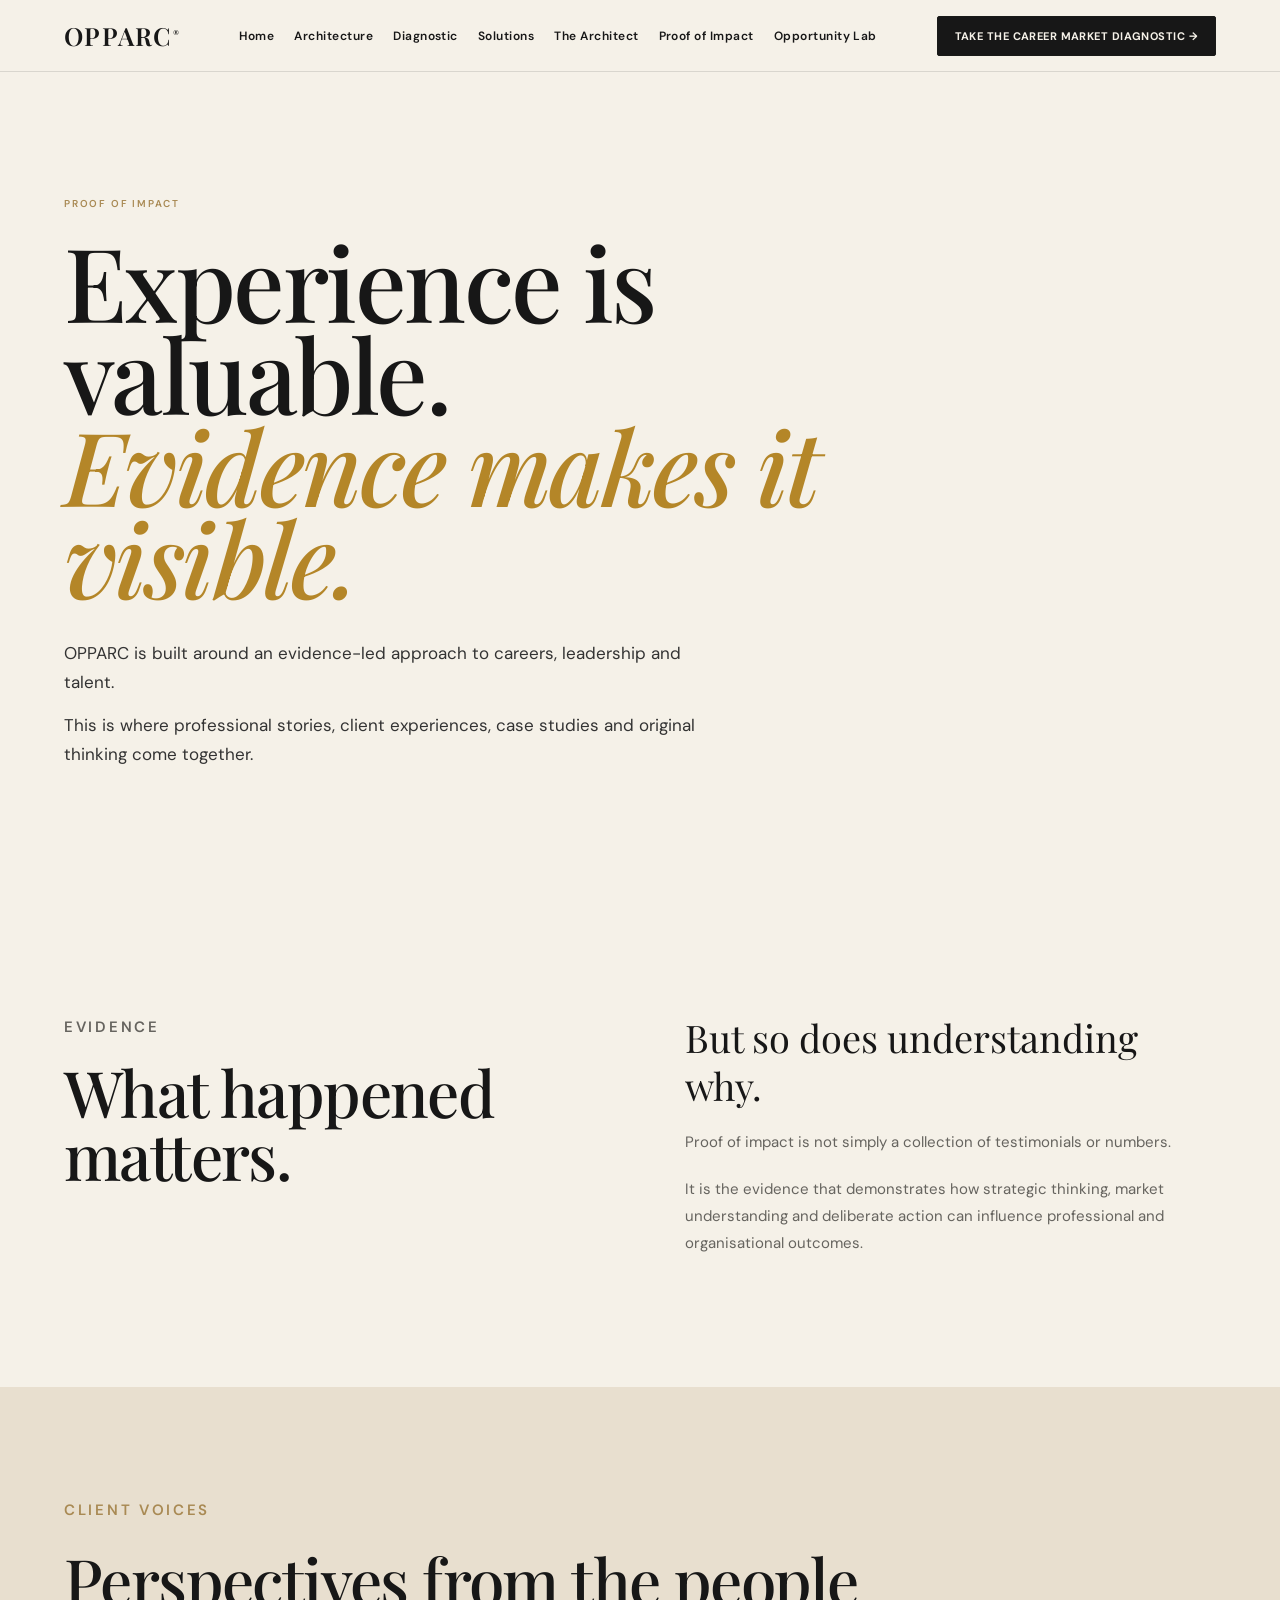
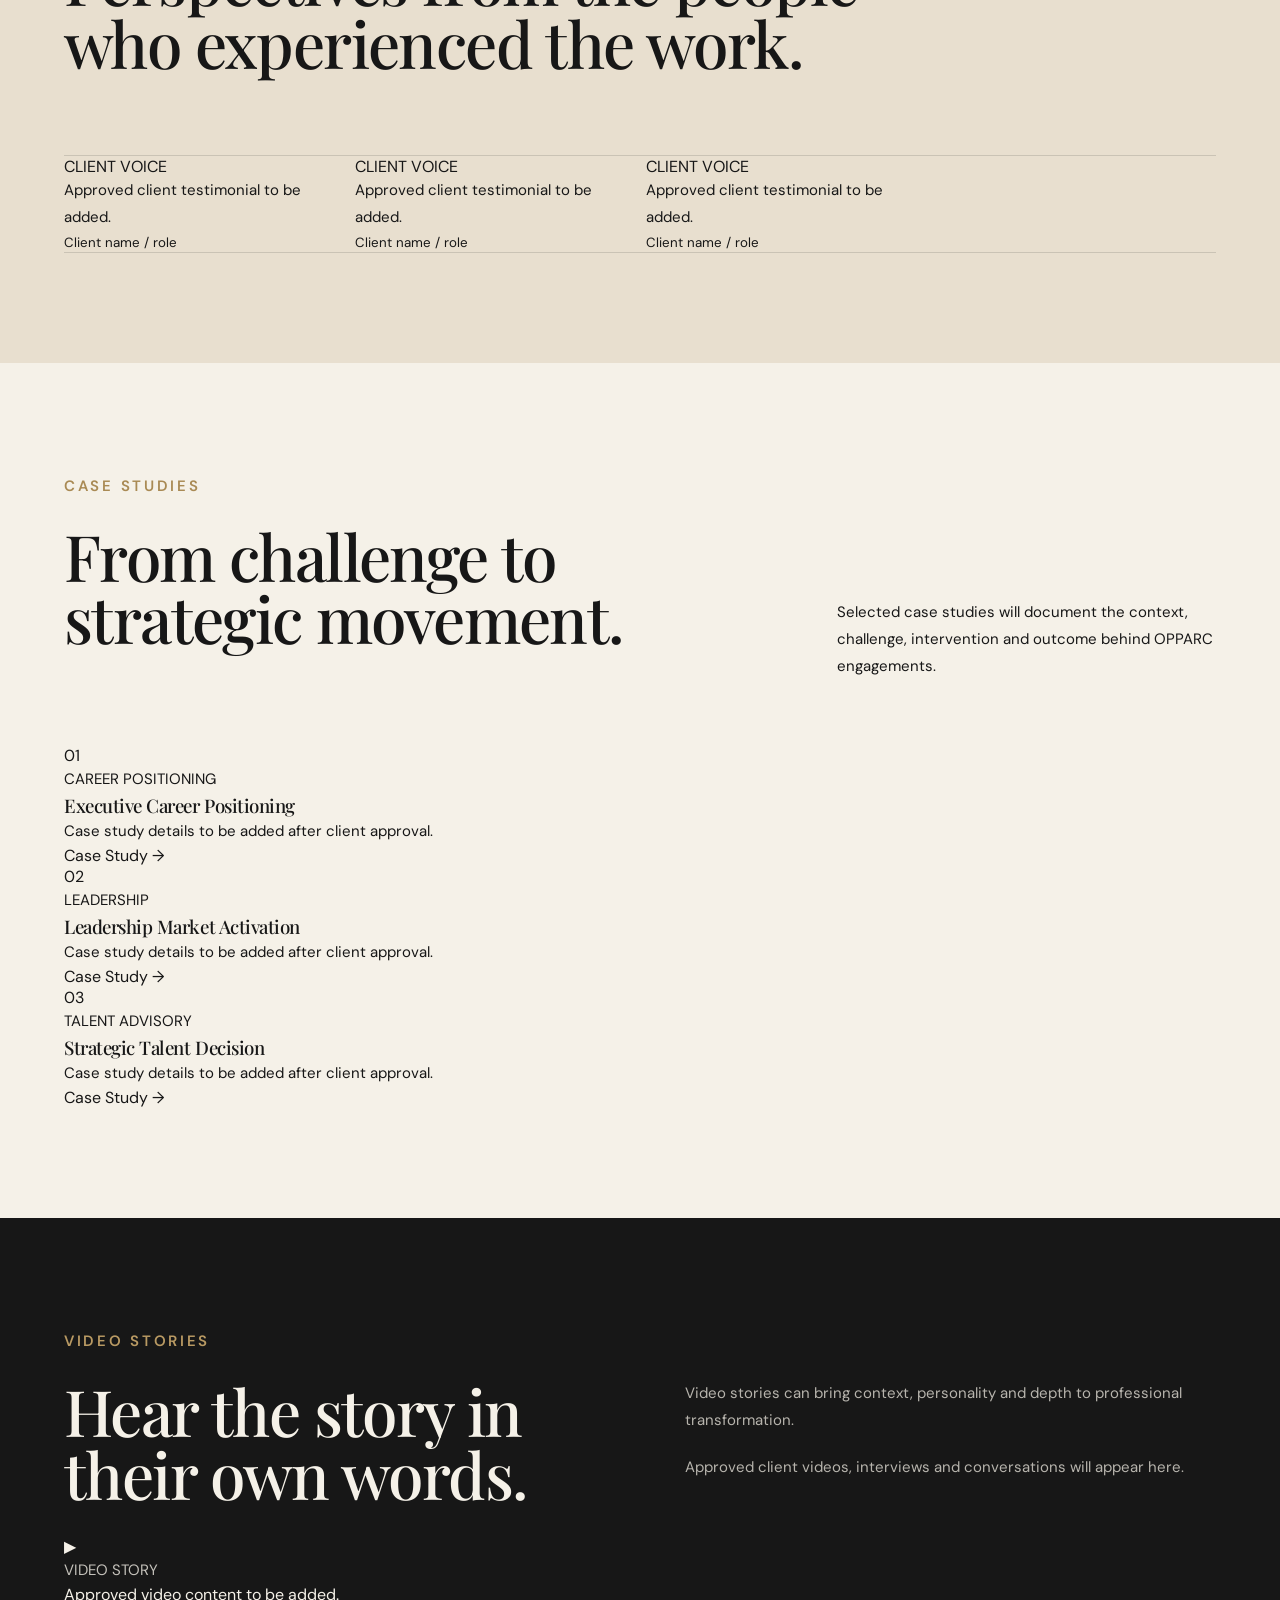
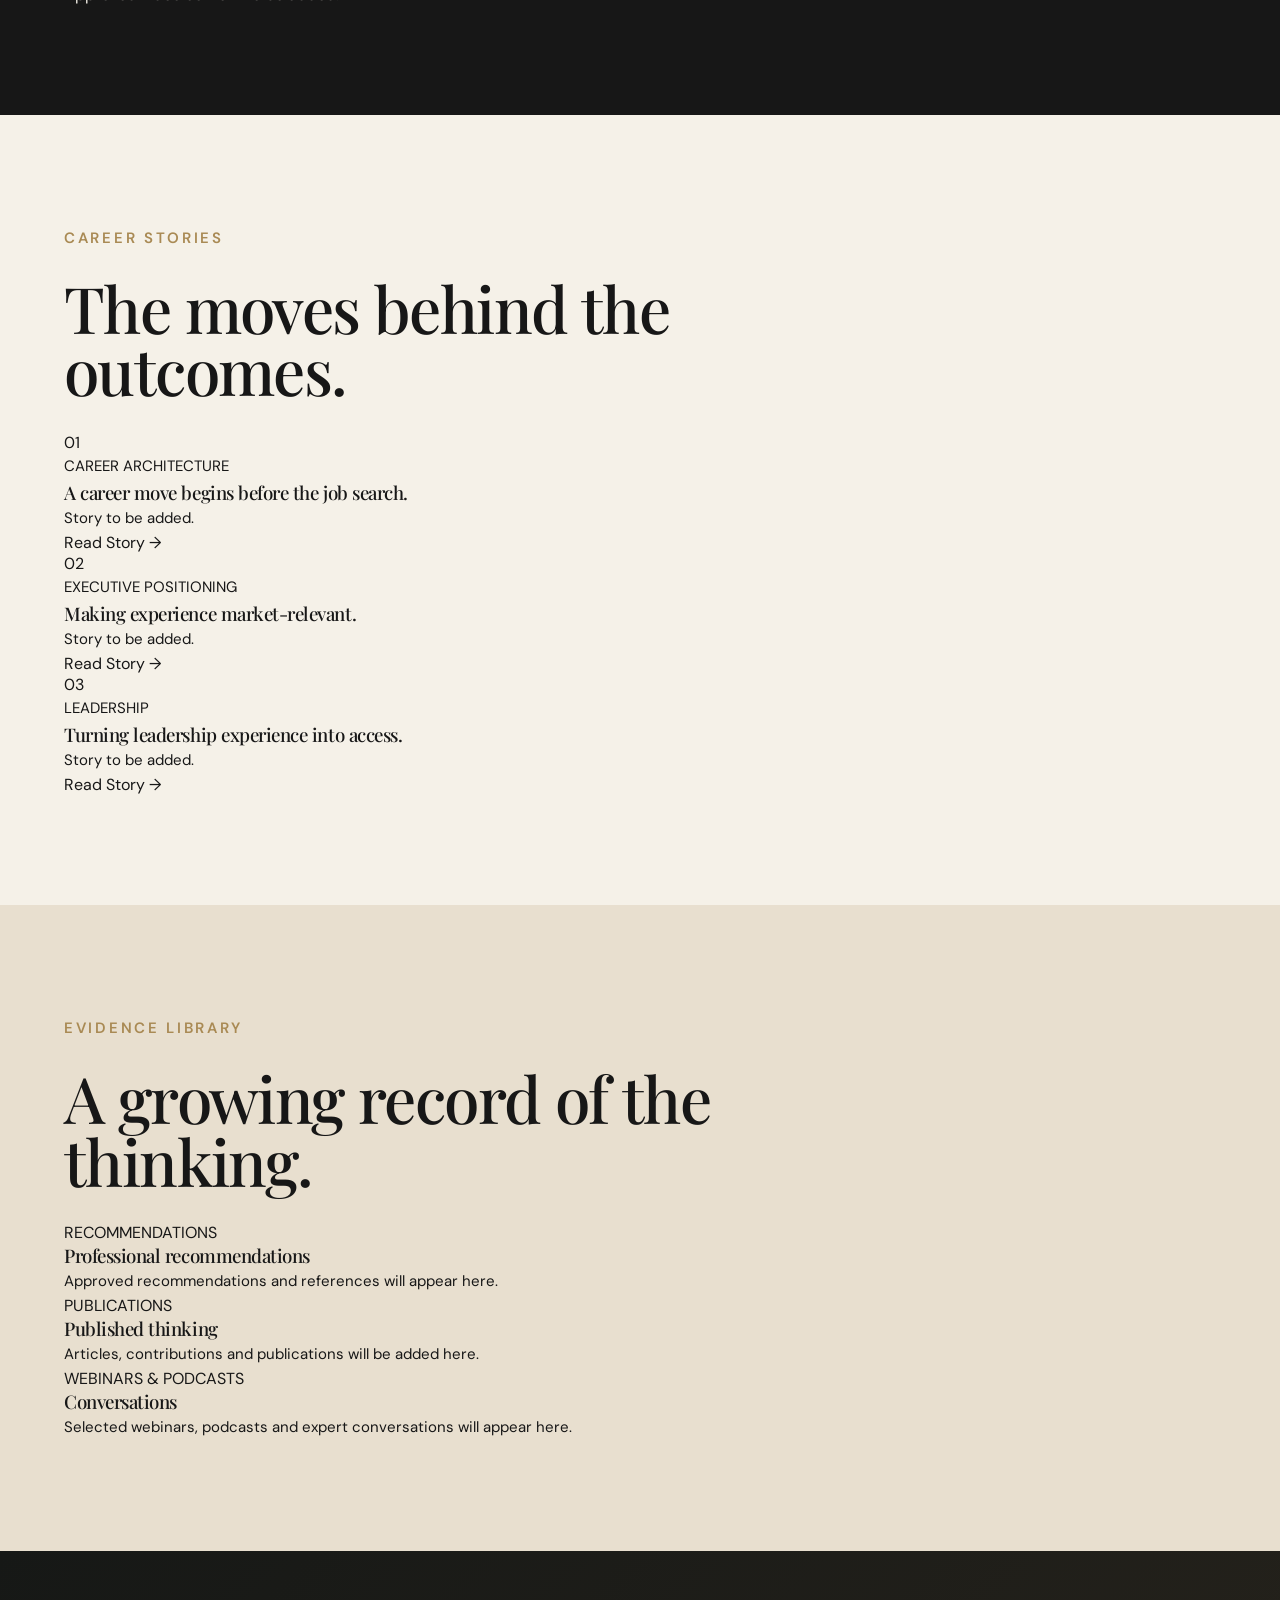
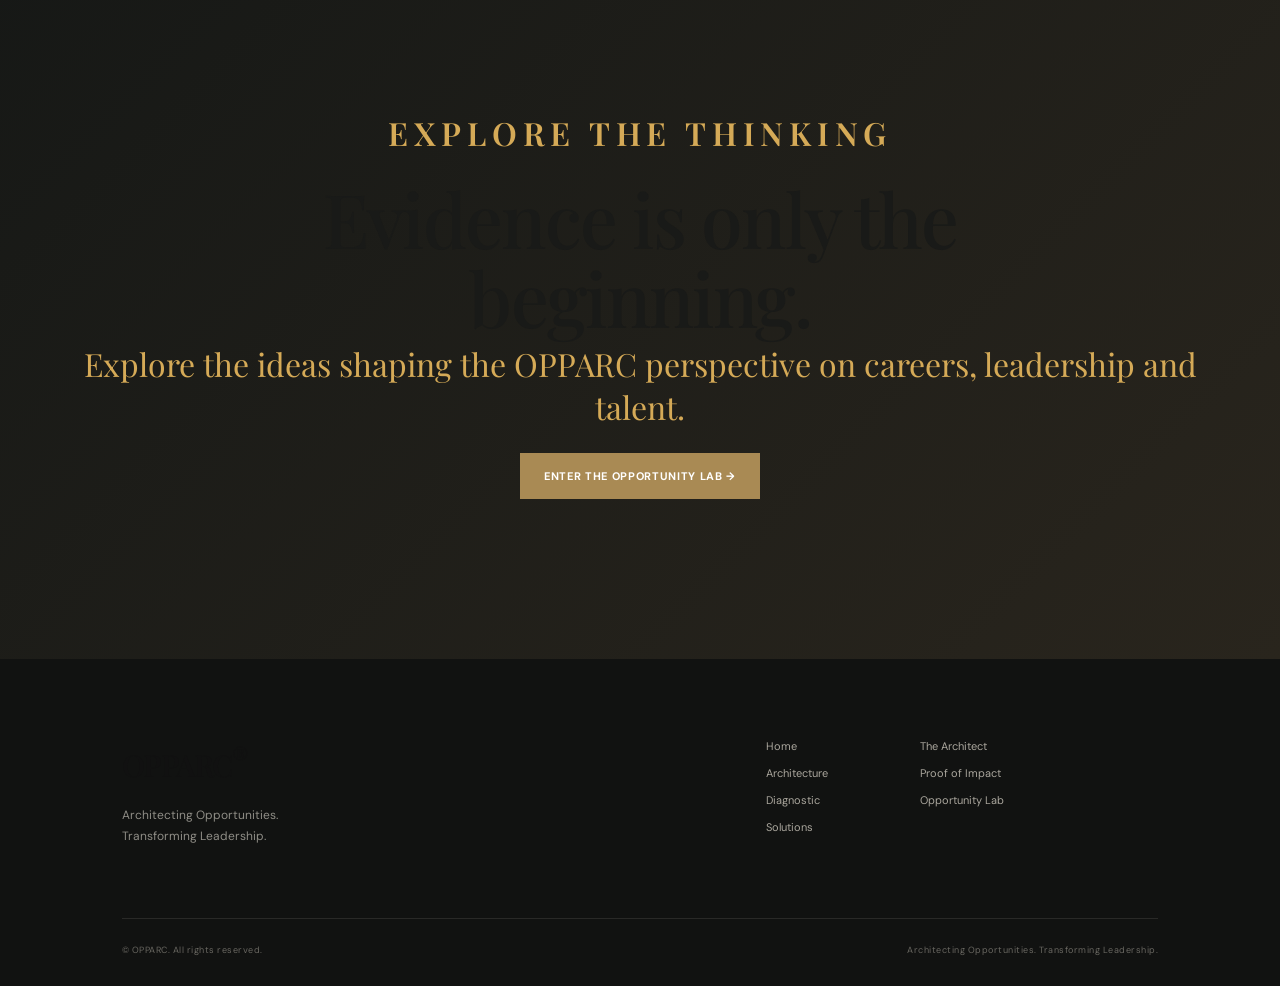
<file: proof.html>
<!DOCTYPE html>
<html lang="en">
<head>
  <meta charset="UTF-8">
  <meta name="viewport" content="width=device-width, initial-scale=1.0">

  <title>Proof of Impact | OPPARC</title>

  <meta
    name="description"
    content="Explore the evidence, stories, recommendations and thinking behind OPPARC."
  >

  <link rel="preconnect" href="https://fonts.googleapis.com">
  <link rel="preconnect" href="https://fonts.gstatic.com" crossorigin>

  <link
    href="https://fonts.googleapis.com/css2?family=DM+Sans:wght@400;500;600&family=Playfair+Display:wght@500;600;700&display=swap"
    rel="stylesheet"
  >

  <link rel="stylesheet" href="style.css">
</head>

<body>

<!-- ================= HEADER ================= -->

<header class="navbar">

  <a href="index.html" class="logo">
    OPPARC<sup>®</sup>
  </a>

  <nav class="nav-links">

    <a href="index.html">Home</a>

    <a href="architecture.html">Architecture</a>

    <a href="diagnostic.html">Diagnostic</a>

    <a href="solutions.html">Solutions</a>

    <a href="architect.html">The Architect</a>

    <a href="proof.html" class="active">
      Proof of Impact
    </a>

    <a href="opportunity-lab.html">
      Opportunity Lab
    </a>

  </nav>

  <a href="diagnostic.html" class="nav-button">
    Take the Career Market Diagnostic →
  </a>

</header>


<!-- ================= HERO ================= -->

<section class="proof-hero">

  <div class="container">

    <p class="section-number">
      PROOF OF IMPACT
    </p>

    <h1>
      Experience is
      valuable.<br>
      <em>Evidence makes it visible.</em>
    </h1>

    <p class="hero-description">
      OPPARC is built around an evidence-led approach
      to careers, leadership and talent.
    </p>

    <p class="hero-description">
      This is where professional stories, client
      experiences, case studies and original thinking
      come together.
    </p>

  </div>

</section>


<!-- ================= EVIDENCE INTRO ================= -->

<section class="section">

  <div class="container two-column">

    <div>

      <p class="section-number">
        EVIDENCE
      </p>

      <h2>
        What happened
        matters.
      </h2>

    </div>

    <div>

      <p class="large-text">
        But so does understanding why.
      </p>

      <p>
        Proof of impact is not simply a collection
        of testimonials or numbers.
      </p>

      <p>
        It is the evidence that demonstrates how
        strategic thinking, market understanding and
        deliberate action can influence professional
        and organisational outcomes.
      </p>

    </div>

  </div>

</section>


<!-- ================= CLIENT VOICES ================= -->

<section class="beige-section section">

  <div class="container">

    <p class="section-number">
      CLIENT VOICES
    </p>

    <h2>
      Perspectives from
      the people who experienced
      the work.
    </h2>


    <div class="evidence-grid">

      <article class="evidence-card">

        <span class="evidence-placeholder">
          CLIENT VOICE
        </span>

        <div class="evidence-line"></div>

        <p>
          Approved client testimonial
          to be added.
        </p>

        <small>
          Client name / role
        </small>

      </article>


      <article class="evidence-card">

        <span class="evidence-placeholder">
          CLIENT VOICE
        </span>

        <div class="evidence-line"></div>

        <p>
          Approved client testimonial
          to be added.
        </p>

        <small>
          Client name / role
        </small>

      </article>


      <article class="evidence-card">

        <span class="evidence-placeholder">
          CLIENT VOICE
        </span>

        <div class="evidence-line"></div>

        <p>
          Approved client testimonial
          to be added.
        </p>

        <small>
          Client name / role
        </small>

      </article>

    </div>

  </div>

</section>


<!-- ================= CASE STUDIES ================= -->

<section class="section">

  <div class="container">

    <div class="section-heading">

      <div>

        <p class="section-number">
          CASE STUDIES
        </p>

        <h2>
          From challenge
          to strategic movement.
        </h2>

      </div>

      <p>
        Selected case studies will document the
        context, challenge, intervention and outcome
        behind OPPARC engagements.
      </p>

    </div>


    <div class="case-study-grid">

      <article class="case-study">

        <div class="case-number">
          01
        </div>

        <p class="case-label">
          CAREER POSITIONING
        </p>

        <h3>
          Executive Career
          Positioning
        </h3>

        <p>
          Case study details to be added after
          client approval.
        </p>

        <a href="#">
          Case Study →
        </a>

      </article>


      <article class="case-study">

        <div class="case-number">
          02
        </div>

        <p class="case-label">
          LEADERSHIP
        </p>

        <h3>
          Leadership Market
          Activation
        </h3>

        <p>
          Case study details to be added after
          client approval.
        </p>

        <a href="#">
          Case Study →
        </a>

      </article>


      <article class="case-study">

        <div class="case-number">
          03
        </div>

        <p class="case-label">
          TALENT ADVISORY
        </p>

        <h3>
          Strategic Talent
          Decision
        </h3>

        <p>
          Case study details to be added after
          client approval.
        </p>

        <a href="#">
          Case Study →
        </a>

      </article>

    </div>

  </div>

</section>


<!-- ================= VIDEO STORIES ================= -->

<section class="dark-section">

  <div class="container">

    <p class="section-number">
      VIDEO STORIES
    </p>

    <div class="two-column">

      <div>

        <h2>
          Hear the story
          in their own words.
        </h2>

      </div>

      <div>

        <p>
          Video stories can bring context, personality
          and depth to professional transformation.
        </p>

        <p>
          Approved client videos, interviews and
          conversations will appear here.
        </p>

      </div>

    </div>


    <div class="video-placeholder">

      <div class="play-symbol">
        ▶
      </div>

      <p>
        VIDEO STORY
      </p>

      <span>
        Approved video content to be added.
      </span>

    </div>

  </div>

</section>


<!-- ================= CAREER STORIES ================= -->

<section class="section">

  <div class="container">

    <p class="section-number">
      CAREER STORIES
    </p>

    <h2>
      The moves behind
      the outcomes.
    </h2>


    <div class="story-list">

      <article class="story-row">

        <span>
          01
        </span>

        <div>

          <p class="case-label">
            CAREER ARCHITECTURE
          </p>

          <h3>
            A career move begins
            before the job search.
          </h3>

          <p>
            Story to be added.
          </p>

        </div>

        <a href="#">
          Read Story →
        </a>

      </article>


      <article class="story-row">

        <span>
          02
        </span>

        <div>

          <p class="case-label">
            EXECUTIVE POSITIONING
          </p>

          <h3>
            Making experience
            market-relevant.
          </h3>

          <p>
            Story to be added.
          </p>

        </div>

        <a href="#">
          Read Story →
        </a>

      </article>


      <article class="story-row">

        <span>
          03
        </span>

        <div>

          <p class="case-label">
            LEADERSHIP
          </p>

          <h3>
            Turning leadership
            experience into access.
          </h3>

          <p>
            Story to be added.
          </p>

        </div>

        <a href="#">
          Read Story →
        </a>

      </article>

    </div>

  </div>

</section>


<!-- ================= EVIDENCE LIBRARY ================= -->

<section class="beige-section section">

  <div class="container">

    <p class="section-number">
      EVIDENCE LIBRARY
    </p>

    <h2>
      A growing record
      of the thinking.
    </h2>


    <div class="library-grid">

      <article>

        <span>
          RECOMMENDATIONS
        </span>

        <h3>
          Professional recommendations
        </h3>

        <p>
          Approved recommendations and references
          will appear here.
        </p>

      </article>


      <article>

        <span>
          PUBLICATIONS
        </span>

        <h3>
          Published thinking
        </h3>

        <p>
          Articles, contributions and publications
          will be added here.
        </p>

      </article>


      <article>

        <span>
          WEBINARS & PODCASTS
        </span>

        <h3>
          Conversations
        </h3>

        <p>
          Selected webinars, podcasts and
          expert conversations will appear here.
        </p>

      </article>

    </div>

  </div>

</section>


<!-- ================= CTA ================= -->

<section class="final-cta">

  <div class="container">

    <p class="section-number">
      EXPLORE THE THINKING
    </p>

    <h2>
      Evidence is only
      the beginning.
    </h2>

    <p>
      Explore the ideas shaping the OPPARC
      perspective on careers, leadership and talent.
    </p>

    <a
      href="opportunity-lab.html"
      class="button button-gold"
    >
      Enter the Opportunity Lab →
    </a>

  </div>

</section>


<!-- ================= FOOTER ================= -->

<footer>

  <div class="container">

    <div class="footer-top">

      <div>

        <div class="logo">
          OPPARC<sup>®</sup>
        </div>

        <p>
          Architecting Opportunities.<br>
          Transforming Leadership.
        </p>

      </div>


      <div class="footer-links">

        <div>

          <a href="index.html">Home</a>
          <a href="architecture.html">Architecture</a>
          <a href="diagnostic.html">Diagnostic</a>
          <a href="solutions.html">Solutions</a>

        </div>

        <div>

          <a href="architect.html">The Architect</a>
          <a href="proof.html">Proof of Impact</a>
          <a href="opportunity-lab.html">
            Opportunity Lab
          </a>

        </div>

      </div>

    </div>


    <div class="footer-bottom">

      <span>
        © OPPARC. All rights reserved.
      </span>

      <span>
        Architecting Opportunities. Transforming Leadership.
      </span>

    </div>

  </div>

</footer>

</body>
          </html>
</file>
<file: style.css>
:root {
  --ivory: #f7f4ed;
  --warm: #eee8dc;
  --beige: #e5ddcf;
  --charcoal: #171716;
  --black: #0d0d0c;
  --gold: #b49a68;
  --grey: #77736b;
  --white: #fffdf8;
  --border: rgba(23, 23, 22, .14);

  --serif: "Playfair Display", Georgia, serif;
  --sans: "DM Sans", Arial, sans-serif;
}

* {
  margin: 0;
  padding: 0;
  box-sizing: border-box;
}

html {
  scroll-behavior: smooth;
}

body {
  background: var(--ivory);
  color: var(--charcoal);
  font-family: var(--sans);
  overflow-x: hidden;
}

a {
  text-decoration: none;
  color: inherit;
}

button {
  font-family: inherit;
}

.container {
  width: min(1200px, 90%);
  margin: auto;
}

.section {
  padding: 130px 0;
}

.dark-section {
  background: var(--charcoal);
  color: var(--white);
  padding: 130px 0;
}

.beige-section {
  background: var(--warm);
  padding: 130px 0;
}


/* NAVBAR */

.navbar {
  position: fixed;
  top: 0;
  left: 0;
  width: 100%;
  height: 82px;
  padding: 0 5%;
  display: flex;
  align-items: center;
  justify-content: space-between;
  z-index: 1000;
  background: rgba(247,244,237,.92);
  backdrop-filter: blur(16px);
  border-bottom: 1px solid rgba(23,23,22,.08);
}

.logo,
.footer-logo {
  font-family: var(--serif);
  font-size: 27px;
  letter-spacing: 2px;
  font-weight: 600;
}

.logo span,
.footer-logo span {
  font-family: var(--sans);
  font-size: 9px;
  vertical-align: top;
}

.nav-links {
  display: flex;
  gap: 25px;
  font-size: 12px;
  font-weight: 600;
  letter-spacing: .4px;
}

.nav-links a {
  position: relative;
}

.nav-links a::after {
  content: "";
  position: absolute;
  width: 0;
  height: 1px;
  bottom: -5px;
  left: 0;
  background: var(--gold);
  transition: .3s;
}

.nav-links a:hover::after {
  width: 100%;
}

.nav-button {
  border: 1px solid var(--charcoal);
  padding: 12px 17px;
  font-size: 11px;
  font-weight: 700;
  text-transform: uppercase;
  letter-spacing: 1px;
}

.menu-button {
  display: none;
  border: none;
  background: none;
  font-size: 25px;
}

.mobile-menu {
  display: none;
}


/* HERO */

.hero {
  min-height: 100vh;
  display: flex;
  align-items: center;
  padding-top: 130px;
}

.hero-grid {
  width: min(1250px, 90%);
  margin: auto;
  display: grid;
  grid-template-columns: 1.1fr .9fr;
  align-items: center;
  gap: 60px;
}

.eyebrow,
.small-label,
.section-number {
  font-size: 10px;
  font-weight: 700;
  letter-spacing: 2px;
  text-transform: uppercase;
}

.eyebrow {
  color: var(--gold);
  margin-bottom: 28px;
}

.hero h1 {
  font-family: var(--serif);
  font-size: clamp(55px, 6.5vw, 94px);
  font-weight: 500;
  line-height: .98;
  letter-spacing: -3px;
  max-width: 850px;
}

em {
  color: var(--gold);
  font-style: italic;
  font-family: var(--serif);
}

.hero-description {
  max-width: 560px;
  margin: 32px 0;
  color: var(--grey);
  font-size: 17px;
  line-height: 1.8;
}

.hero-actions {
  display: flex;
  align-items: center;
  gap: 28px;
  flex-wrap: wrap;
}

.button {
  display: inline-flex;
  align-items: center;
  justify-content: center;
  gap: 18px;
  padding: 17px 24px;
  font-size: 11px;
  font-weight: 700;
  letter-spacing: 1px;
  text-transform: uppercase;
  transition: .3s;
}

.button-dark {
  background: var(--charcoal);
  color: white;
}

.button-dark:hover {
  transform: translateY(-3px);
  background: #292927;
}

.button-gold {
  background: var(--gold);
  color: var(--black);
  border: none;
  cursor: pointer;
}

.button-outline {
  border: 1px solid var(--charcoal);
}

.text-link {
  font-size: 12px;
  font-weight: 700;
  text-transform: uppercase;
  letter-spacing: 1px;
}

.text-link span {
  margin-left: 10px;
}


/* HERO ORBIT */

.hero-visual {
  display: flex;
  justify-content: center;
}

.architecture-orbit {
  width: 480px;
  height: 480px;
  position: relative;
}

.orbit {
  position: absolute;
  inset: 50%;
  border: 1px solid rgba(23,23,22,.18);
  border-radius: 50%;
  transform: translate(-50%, -50%);
}

.orbit-one {
  width: 100%;
  height: 100%;
}

.orbit-two {
  width: 73%;
  height: 73%;
}

.orbit-three {
  width: 45%;
  height: 45%;
  border-color: var(--gold);
}

.orbit-center {
  width: 150px;
  height: 150px;
  border-radius: 50%;
  background: var(--charcoal);
  color: white;
  position: absolute;
  top: 50%;
  left: 50%;
  transform: translate(-50%, -50%);
  display: flex;
  align-items: center;
  justify-content: center;
  flex-direction: column;
  text-align: center;
  font-family: var(--serif);
  font-size: 20px;
}

.orbit-center small {
  font-family: var(--sans);
  font-size: 7px;
  letter-spacing: 2px;
  margin-top: 8px;
  color: #ccc;
}

.orbit-label {
  position: absolute;
  background: var(--ivory);
  border: 1px solid var(--border);
  padding: 8px 12px;
  font-size: 8px;
  letter-spacing: 1.5px;
  font-weight: 700;
}

.label-one {
  top: 10%;
  left: 50%;
  transform: translateX(-50%);
}

.label-two {
  right: 0;
  top: 45%;
}

.label-three {
  bottom: 10%;
  left: 50%;
  transform: translateX(-50%);
}

.label-four {
  left: 0;
  top: 45%;
}


/* HEADINGS */

.section-number {
  color: var(--gold);
  margin-bottom: 50px;
}

.dark-section .section-number {
  color: #c7ae7b;
}

h2 {
  font-family: var(--serif);
  font-weight: 500;
  font-size: clamp(45px, 5vw, 72px);
  line-height: 1.05;
  letter-spacing: -2px;
}

.section-title {
  margin-bottom: 70px;
}

.two-column {
  display: grid;
  grid-template-columns: 1fr 1fr;
  gap: 100px;
}

.two-column p {
  line-height: 1.8;
  color: var(--grey);
  margin-bottom: 20px;
}

.dark-section .two-column p {
  color: #b7b4ad;
}

.large-text {
  font-family: var(--serif);
  font-size: 25px !important;
  line-height: 1.45 !important;
  color: inherit !important;
}


/* EQUATION */

.equation {
  display: flex;
  align-items: center;
  justify-content: space-between;
}

.equation-item {
  text-align: center;
  min-width: 120px;
}

.equation-item span {
  display: block;
  font-size: 10px;
  color: var(--gold);
  margin-bottom: 18px;
}

.equation-item strong {
  display: block;
  font-family: var(--serif);
  font-size: 21px;
  font-weight: 500;
}

.equation-item small {
  display: block;
  margin-top: 8px;
  color: var(--grey);
  font-size: 10px;
}

.equation-line {
  height: 1px;
  background: var(--border);
  flex: 1;
  margin: 0 20px;
}


/* ARCHITECTURE */

.intro-row {
  display: grid;
  grid-template-columns: 1fr 1fr;
  gap: 100px;
  align-items: end;
  margin-bottom: 70px;
}

.intro-row p {
  max-width: 430px;
  color: var(--grey);
  line-height: 1.8;
}

.movement-grid {
  display: grid;
  grid-template-columns: repeat(5, 1fr);
  border-top: 1px solid var(--border);
  border-bottom: 1px solid var(--border);
}

.movement {
  padding: 35px 25px;
  min-height: 280px;
  border-right: 1px solid var(--border);
  transition: .3s;
}

.movement:last-child {
  border-right: none;
}

.movement:hover {
  background: var(--warm);
  transform: translateY(-5px);
}

.movement span {
  font-size: 10px;
  color: var(--gold);
}

.movement h3 {
  font-family: var(--serif);
  font-size: 28px;
  font-weight: 500;
  margin: 50px 0 18px;
}

.movement p {
  font-size: 13px;
  color: var(--grey);
  line-height: 1.7;
}

.pace-box {
  margin-top: 80px;
  padding: 55px;
  background: var(--charcoal);
  color: white;
  display: grid;
  grid-template-columns: 1fr 1fr;
  gap: 80px;
}

.pace-box h3 {
  font-family: var(--serif);
  font-size: 40px;
  font-weight: 500;
  line-height: 1.2;
  margin-top: 25px;
}

.pace-box p {
  color: #b8b5ae;
  line-height: 1.8;
  margin-bottom: 20px;
}


/* DIAGNOSTIC */

.diagnostic-section {
  min-height: 800px;
}

.diagnostic-header {
  display: grid;
  grid-template-columns: 1fr 1fr;
  gap: 100px;
  align-items: end;
  margin-bottom: 70px;
}

.diagnostic-header p {
  color: #aaa69d;
  line-height: 1.8;
  max-width: 450px;
}

.diagnostic-card {
  max-width: 850px;
  background: #20201e;
  border: 1px solid rgba(255,255,255,.1);
  padding: 45px;
  margin: auto;
}

.progress {
  width: 100%;
  height: 2px;
  background: #3b3a37;
  margin-bottom: 45px;
}

.progress div {
  height: 100%;
  width: 25%;
  background: var(--gold);
  transition: .4s;
}

.question-number {
  color: var(--gold);
  font-size: 10px;
  letter-spacing: 2px;
  margin-bottom: 20px;
}

.diagnostic-card h3 {
  font-family: var(--serif);
  font-size: 34px;
  font-weight: 500;
  margin-bottom: 35px;
}

.answers {
  display: grid;
  gap: 12px;
  margin-bottom: 30px;
}

.answers button {
  padding: 18px;
  background: transparent;
  border: 1px solid #45443f;
  color: white;
  text-align: left;
  cursor: pointer;
  transition: .3s;
}

.answers button:hover,
.answers button.selected {
  border-color: var(--gold);
  background: rgba(180,154,104,.1);
}

.diagnostic-note {
  text-align: center;
  margin-top: 25px;
  color: #85827b;
  font-size: 11px;
}


/* SOLUTIONS */

.solutions-grid {
  display: grid;
  grid-template-columns: repeat(2, 1fr);
  border-top: 1px solid var(--border);
}

.solution-card {
  padding: 50px 35px;
  min-height: 320px;
  border-bottom: 1px solid var(--border);
  transition: .3s;
}

.solution-card:nth-child(odd) {
  border-right: 1px solid var(--border);
}

.solution-card:hover {
  background: var(--warm);
}

.solution-card > span {
  color: var(--gold);
  font-size: 10px;
}

.solution-card h3 {
  font-family: var(--serif);
  font-size: 32px;
  font-weight: 500;
  margin: 55px 0 18px;
}

.solution-card p {
  color: var(--grey);
  max-width: 450px;
  line-height: 1.7;
}

.solution-card a {
  display: inline-block;
  margin-top: 25px;
  font-size: 11px;
  font-weight: 700;
  text-transform: uppercase;
  letter-spacing: 1px;
}

.organization-box {
  margin-top: 80px;
  padding: 55px;
  background: var(--charcoal);
  color: white;
  display: grid;
  grid-template-columns: 1fr 1fr;
  gap: 60px;
}

.organization-box h3 {
  font-family: var(--serif);
  font-size: 38px;
  font-weight: 500;
  margin-top: 20px;
}

.org-services {
  display: grid;
  grid-template-columns: 1fr 1fr;
  gap: 15px;
  align-content: center;
}

.org-services span {
  padding: 18px;
  border: 1px solid #45443f;
  font-size: 11px;
}


/* ARCHITECT */

.architect-layout {
  display: grid;
  grid-template-columns: .8fr 1.2fr;
  gap: 100px;
  align-items: center;
}

.portrait-placeholder {
  height: 600px;
  background:
    linear-gradient(145deg, #cfc6b6, #81786a);
  display: flex;
  align-items: center;
  justify-content: center;
  flex-direction: column;
  color: white;
}

.portrait-placeholder span {
  font-family: var(--serif);
  font-size: 100px;
}

.portrait-placeholder small {
  font-size: 9px;
  letter-spacing: 3px;
}

.architect-content > p {
  color: var(--grey);
  line-height: 1.8;
  margin: 25px 0;
}

.architect-content h2 {
  margin: 20px 0;
}

.lens {
  border-left: 2px solid var(--gold);
  padding: 20px 25px;
  margin: 35px 0;
}

.lens strong {
  font-size: 10px;
  letter-spacing: 2px;
}

.lens p {
  font-family: var(--serif);
  font-size: 25px;
  margin-top: 15px;
}


/* PROOF */

.evidence-grid {
  margin-top: 80px;
  display: grid;
  grid-template-columns: repeat(4,1fr);
  border-top: 1px solid var(--border);
  border-bottom: 1px solid var(--border);
}

.evidence {
  padding: 35px 25px;
  min-height: 220px;
  border-right: 1px solid var(--border);
}

.evidence:last-child {
  border-right: none;
}

.evidence span {
  color: var(--gold);
  font-size: 10px;
}

.evidence h3 {
  font-family: var(--serif);
  font-size: 25px;
  font-weight: 500;
  margin: 55px 0 12px;
}

.evidence p {
  font-size: 12px;
  color: var(--grey);
}


/* LAB */

.lab-header {
  display: grid;
  grid-template-columns: 1fr 1fr;
  gap: 100px;
  margin-bottom: 70px;
}

.lab-header p {
  color: #aaa69d;
  line-height: 1.8;
  align-self: end;
}

.lab-grid {
  display: grid;
  grid-template-columns: repeat(3,1fr);
  border-top: 1px solid #373633;
}

.lab-grid article {
  padding: 35px 25px 45px;
  border-bottom: 1px solid #373633;
  border-right: 1px solid #373633;
  min-height: 260px;
}

.lab-grid article:nth-child(3n) {
  border-right: none;
}

.lab-grid span {
  color: var(--gold);
  font-size: 9px;
  letter-spacing: 1.5px;
}

.lab-grid h3 {
  font-family: var(--serif);
  font-size: 25px;
  line-height: 1.35;
  font-weight: 500;
  margin: 45px 0 25px;
}

.lab-grid a {
  color: #aaa69d;
  font-size: 11px;
}


/* FINAL CTA */

.final-cta {
  padding: 160px 0;
  text-align: center;
  background: var(--gold);
}

.final-cta h2 {
  max-width: 800px;
  margin: 25px auto 5px;
  color: var(--charcoal);
}

.final-cta p {
  font-family: var(--serif);
  font-size: 32px;
}

.final-buttons {
  margin-top: 45px;
  display: flex;
  justify-content: center;
  gap: 15px;
  flex-wrap: wrap;
}


/* FOOTER */

footer {
  background: var(--black);
  color: white;
  padding: 80px 5% 30px;
}

.footer-top {
  display: flex;
  justify-content: space-between;
  gap: 80px;
}

.footer-logo {
  color: white;
}

.footer-top p {
  color: #8f8d86;
  font-size: 12px;
  line-height: 1.8;
  margin-top: 20px;
}

.footer-links {
  display: grid;
  grid-template-columns: repeat(3,1fr);
  gap: 70px;
}

.footer-links div {
  display: flex;
  flex-direction: column;
  gap: 13px;
}

.footer-links strong {
  color: var(--gold);
  font-size: 10px;
  letter-spacing: 1.5px;
  margin-bottom: 10px;
}

.footer-links a {
  color: #aaa69d;
  font-size: 11px;
}

.footer-bottom {
  border-top: 1px solid #292927;
  margin-top: 70px;
  padding-top: 25px;
  display: flex;
  justify-content: space-between;
  color: #696761;
  font-size: 9px;
  letter-spacing: .5px;
}


/* ANIMATION */

.reveal {
  opacity: 0;
  transform: translateY(25px);
  animation: reveal .9s ease forwards;
}

@keyframes reveal {
  to {
    opacity: 1;
    transform: translateY(0);
  }
}


/* TABLET */

@media(max-width: 1000px) {

  .nav-links {
    display: none;
  }

  .nav-button {
    display: none;
  }

  .menu-button {
    display: block;
  }

  .mobile-menu {
    position: fixed;
    top: 82px;
    right: 0;
    width: 100%;
    background: var(--ivory);
    z-index: 999;
    padding: 25px;
    border-bottom: 1px solid var(--border);
  }

  .mobile-menu.active {
    display: flex;
    flex-direction: column;
  }

  .mobile-menu a {
    padding: 17px 0;
    border-bottom: 1px solid var(--border);
    font-size: 13px;
  }

  .hero-grid,
  .two-column,
  .diagnostic-header,
  .architect-layout,
  .lab-header,
  .organization-box {
    grid-template-columns: 1fr;
    gap: 50px;
  }

  .movement-grid {
    grid-template-columns: repeat(2,1fr);
  }

  .movement:nth-child(2n) {
    border-right: none;
  }

  .equation {
    flex-wrap: wrap;
    gap: 35px;
  }

  .equation-line {
    display: none;
  }

  .evidence-grid {
    grid-template-columns: repeat(2,1fr);
  }

  .evidence:nth-child(2) {
    border-right: none;
  }

  .lab-grid {
    grid-template-columns: repeat(2,1fr);
  }

  .lab-grid article:nth-child(3n) {
    border-right: 1px solid #373633;
  }

  .lab-grid article:nth-child(2n) {
    border-right: none;
  }

  .footer-top {
    flex-direction: column;
  }

}


/* MOBILE */

@media(max-width: 600px) {

  .section,
  .dark-section,
  .beige-section {
    padding: 90px 0;
  }

  .navbar {
    height: 70px;
  }

  .mobile-menu {
    top: 70px;
  }

  .hero {
    padding-top: 120px;
  }

  .hero h1 {
    font-size: 51px;
    letter-spacing: -2px;
  }

  .hero-description {
    font-size: 15px;
  }

  .hero-actions {
    align-items: flex-start;
    flex-direction: column;
  }

  .button {
    width: 100%;
  }

  .architecture-orbit {
    width: 320px;
    height: 320px;
  }

  .orbit-center {
    width: 105px;
    height: 105px;
    font-size: 15px;
  }

  .orbit-label {
    font-size: 6px;
    padding: 6px 8px;
  }

  h2 {
    font-size: 43px;
  }

  .two-column {
    gap: 35px;
  }

  .large-text {
    font-size: 22px !important;
  }

  .movement-grid {
    grid-template-columns: 1fr;
  }

  .movement {
    border-right: none;
    border-bottom: 1px solid var(--border);
    min-height: auto;
  }

  .pace-box {
    padding: 35px 25px;
  }

  .pace-box h3 {
    font-size: 32px;
  }

  .diagnostic-card {
    padding: 25px;
  }

  .diagnostic-card h3 {
    font-size: 28px;
  }

  .solutions-grid {
    grid-template-columns: 1fr;
  }

  .solution-card:nth-child(odd) {
    border-right: none;
  }

  .organization-box {
    padding: 35px 25px;
  }

  .organization-box h3 {
    font-size: 30px;
  }

  .org-services {
    grid-template-columns: 1fr;
  }

  .architect-layout {
    gap: 50px;
  }

  .portrait-placeholder {
    height: 420px;
  }

  .portrait-placeholder span {
    font-size: 70px;
  }

  .evidence-grid {
    grid-template-columns: 1fr;
  }

  .evidence {
    border-right: none;
    border-bottom: 1px solid var(--border);
  }

  .lab-grid {
    grid-template-columns: 1fr;
  }

  .lab-grid article,
  .lab-grid article:nth-child(3n) {
    border-right: none;
  }

  .final-cta {
    padding: 110px 0;
  }

  .footer-links {
    grid-template-columns: 1fr 1fr;
    gap: 35px;
  }

  .footer-bottom {
    flex-direction: column;
    gap: 12px;
  }

}
/* =====================================================
   OPPARC PREMIUM LOADER
   ===================================================== */

.opparc-loader {
  position: fixed;
  inset: 0;
  z-index: 99999;

  background: #171716;
  color: #f7f4ed;

  display: flex;
  align-items: center;
  justify-content: center;

  opacity: 1;
  visibility: visible;

  transition:
    opacity 0.9s ease,
    visibility 0.9s ease;
}

.opparc-loader.hide {
  opacity: 0;
  visibility: hidden;
  pointer-events: none;
}

.loader-inner {
  width: min(520px, 82%);
  text-align: center;
}

.loader-brand {
  font-family: "Playfair Display", Georgia, serif;

  font-size: clamp(55px, 12vw, 100px);

  letter-spacing: 5px;
  line-height: 1;

  opacity: 0;

  transform: translateY(20px);

  animation:
    loaderBrandIn 1.1s ease forwards;
}

.loader-brand span {
  font-family: "DM Sans", Arial, sans-serif;
  font-size: 11px;
  vertical-align: top;
  margin-left: 4px;
}

.loader-name {
  margin-top: 20px;

  font-family: "DM Sans", Arial, sans-serif;

  font-size: 10px;
  letter-spacing: 4px;
  font-weight: 600;

  color: #b49a68;

  opacity: 0;

  animation:
    loaderNameIn 1s ease .5s forwards;
}

.loader-line {
  width: 100%;
  height: 1px;

  background: rgba(247,244,237,.18);

  margin-top: 45px;

  overflow: hidden;
}

.loader-line-progress {
  width: 0%;
  height: 100%;

  background: #b49a68;

  animation:
    loaderProgress 2.3s cubic-bezier(.65,0,.35,1) forwards;
}


/* LOADER ANIMATIONS */

@keyframes loaderBrandIn {

  0% {
    opacity: 0;
    transform: translateY(25px);
    letter-spacing: 12px;
  }

  100% {
    opacity: 1;
    transform: translateY(0);
    letter-spacing: 5px;
  }

}

@keyframes loaderNameIn {

  0% {
    opacity: 0;
    transform: translateY(10px);
  }

  100% {
    opacity: 1;
    transform: translateY(0);
  }

}

@keyframes loaderProgress {

  0% {
    width: 0%;
  }

  100% {
    width: 100%;
  }

}


/* MOBILE LOADER */

@media (max-width: 600px) {

  .loader-brand {
    font-size: 55px;
    letter-spacing: 3px;
  }

  .loader-name {
    font-size: 8px;
    letter-spacing: 3px;
  }

  .loader-line {
    margin-top: 35px;
  }

}
/* FINAL OPPARC LOADER FIX */

.opparc-loader {
  animation: opparcLoaderAutoHide 4s ease forwards !important;
}

@keyframes opparcLoaderAutoHide {

  0% {
    opacity: 1;
    visibility: visible;
    pointer-events: auto;
  }

  70% {
    opacity: 1;
    visibility: visible;
    pointer-events: auto;
  }

  100% {
    opacity: 0;
    visibility: hidden;
    pointer-events: none;
  }

}
/* ===============================
   OPPARC MOBILE & PACE FIX
   =============================== */

html,
body {
  width: 100%;
  max-width: 100%;
  overflow-x: hidden;
}

*,
*::before,
*::after {
  box-sizing: border-box;
}

img,
video,
svg {
  max-width: 100%;
}

/* PACE desktop */
.pace-box {
  grid-template-columns: 1fr 1fr;
  align-items: start;
}

.pace-box > div {
  min-width: 0;
}

.pace-box p {
  max-width: 520px;
}


/* ===============================
   MOBILE
   =============================== */

@media (max-width: 600px) {

  html,
  body {
    overflow-x: hidden;
  }

  .container {
    width: calc(100% - 36px);
    margin-left: auto;
    margin-right: auto;
  }

  .hero-grid,
  .two-column,
  .intro-row,
  .diagnostic-header,
  .architect-layout,
  .lab-header,
  .organization-box {
    grid-template-columns: 1fr;
  }


  /* ---------- HEADINGS ---------- */

  h1 {
    font-size: clamp(40px, 11vw, 55px);
    line-height: 1;
    overflow-wrap: normal;
  }

  h2 {
    font-size: clamp(36px, 10vw, 48px);
    line-height: 1.05;
  }


  /* ---------- PACE FIX ---------- */

  .pace-box {
    width: 100%;
    display: grid;
    grid-template-columns: 1fr;
    gap: 30px;

    padding: 32px 24px;

    overflow: hidden;
  }

  .pace-box > div {
    width: 100%;
    min-width: 0;
  }

  .pace-box h3 {
    font-size: clamp(30px, 9vw, 42px);
    line-height: 1.08;
    margin-top: 18px;
  }

  .pace-box p {
    width: 100%;
    max-width: none;

    font-size: 15px;
    line-height: 1.7;

    overflow-wrap: break-word;
    word-break: normal;
  }


  /* ---------- ARCHITECTURE ---------- */

  .movement-grid {
    grid-template-columns: 1fr;
  }

  .movement {
    min-height: auto;
    border-right: none;
    border-bottom: 1px solid var(--border);
    padding: 30px 20px;
  }

  .movement h3 {
    margin: 22px 0 12px;
    font-size: 30px;
  }


  /* ---------- EQUATION ---------- */

  .equation {
    display: grid;
    grid-template-columns: 1fr;
    gap: 0;
  }

  .equation-line {
    display: none;
  }

  .equation-item {
    padding: 22px 0;
    border-bottom: 1px solid var(--border);
  }


  /* ---------- DIAGNOSTIC ---------- */

  .diagnostic-card {
    width: 100%;
    padding: 22px;
  }

  .diagnostic-card h3 {
    font-size: 27px;
    line-height: 1.2;
  }

  .answers button {
    width: 100%;
    min-height: 55px;
  }


  /* ---------- SOLUTIONS ---------- */

  .solutions-grid {
    grid-template-columns: 1fr;
  }

  .solution-card {
    min-height: auto;
    padding: 38px 20px;
  }

  .solution-card:nth-child(odd) {
    border-right: none;
  }

  .solution-card h3 {
    font-size: 30px;
    line-height: 1.1;
    margin: 32px 0 14px;
  }


  /* ---------- ORGANISATIONS ---------- */

  .organization-box {
    padding: 32px 22px;
  }

  .organization-box h3 {
    font-size: 30px;
  }

  .org-services {
    grid-template-columns: 1fr;
  }


  /* ---------- ARCHITECT ---------- */

  .architect-layout {
    gap: 35px;
  }

  .portrait-placeholder {
    height: 420px;
  }


  /* ---------- PROOF ---------- */

  .evidence-grid {
    grid-template-columns: 1fr;
  }

  .evidence {
    border-right: none;
    border-bottom: 1px solid var(--border);
    min-height: auto;
  }


  /* ---------- OPPORTUNITY LAB ---------- */

  .lab-grid {
    grid-template-columns: 1fr;
  }

  .lab-grid article {
    border-right: none;
    min-height: auto;
  }


  /* ---------- BUTTONS ---------- */

  .button {
    width: 100%;
  }

  .final-buttons {
    flex-direction: column;
  }


  /* ---------- FOOTER ---------- */

  .footer-links {
    grid-template-columns: 1fr;
  }

}


/* Small phones */
@media (max-width: 390px) {

  .container {
    width: calc(100% - 30px);
  }

  .hero h1 {
    font-size: 40px;
  }

  .pace-box {
    padding: 28px 20px;
  }

  .pace-box h3 {
    font-size: 30px;
  }

  }
/* ===============================
   OPPARC MOBILE & PACE FIX
   =============================== */

html,
body {
  width: 100%;
  max-width: 100%;
  overflow-x: hidden;
}

*,
*::before,
*::after {
  box-sizing: border-box;
}

img,
video,
svg {
  max-width: 100%;
}

/* PACE desktop */
.pace-box {
  grid-template-columns: 1fr 1fr;
  align-items: start;
}

.pace-box > div {
  min-width: 0;
}

.pace-box p {
  max-width: 520px;
}


/* ===============================
   MOBILE
   =============================== */

@media (max-width: 600px) {

  html,
  body {
    overflow-x: hidden;
  }

  .container {
    width: calc(100% - 36px);
    margin-left: auto;
    margin-right: auto;
  }

  .hero-grid,
  .two-column,
  .intro-row,
  .diagnostic-header,
  .architect-layout,
  .lab-header,
  .organization-box {
    grid-template-columns: 1fr;
  }


  /* ---------- HEADINGS ---------- */

  h1 {
    font-size: clamp(40px, 11vw, 55px);
    line-height: 1;
    overflow-wrap: normal;
  }

  h2 {
    font-size: clamp(36px, 10vw, 48px);
    line-height: 1.05;
  }


  /* ---------- PACE FIX ---------- */

  .pace-box {
    width: 100%;
    display: grid;
    grid-template-columns: 1fr;
    gap: 30px;

    padding: 32px 24px;

    overflow: hidden;
  }

  .pace-box > div {
    width: 100%;
    min-width: 0;
  }

  .pace-box h3 {
    font-size: clamp(30px, 9vw, 42px);
    line-height: 1.08;
    margin-top: 18px;
  }

  .pace-box p {
    width: 100%;
    max-width: none;

    font-size: 15px;
    line-height: 1.7;

    overflow-wrap: break-word;
    word-break: normal;
  }


  /* ---------- ARCHITECTURE ---------- */

  .movement-grid {
    grid-template-columns: 1fr;
  }

  .movement {
    min-height: auto;
    border-right: none;
    border-bottom: 1px solid var(--border);
    padding: 30px 20px;
  }

  .movement h3 {
    margin: 22px 0 12px;
    font-size: 30px;
  }


  /* ---------- EQUATION ---------- */

  .equation {
    display: grid;
    grid-template-columns: 1fr;
    gap: 0;
  }

  .equation-line {
    display: none;
  }

  .equation-item {
    padding: 22px 0;
    border-bottom: 1px solid var(--border);
  }


  /* ---------- DIAGNOSTIC ---------- */

  .diagnostic-card {
    width: 100%;
    padding: 22px;
  }

  .diagnostic-card h3 {
    font-size: 27px;
    line-height: 1.2;
  }

  .answers button {
    width: 100%;
    min-height: 55px;
  }


  /* ---------- SOLUTIONS ---------- */

  .solutions-grid {
    grid-template-columns: 1fr;
  }

  .solution-card {
    min-height: auto;
    padding: 38px 20px;
  }

  .solution-card:nth-child(odd) {
    border-right: none;
  }

  .solution-card h3 {
    font-size: 30px;
    line-height: 1.1;
    margin: 32px 0 14px;
  }


  /* ---------- ORGANISATIONS ---------- */

  .organization-box {
    padding: 32px 22px;
  }

  .organization-box h3 {
    font-size: 30px;
  }

  .org-services {
    grid-template-columns: 1fr;
  }


  /* ---------- ARCHITECT ---------- */

  .architect-layout {
    gap: 35px;
  }

  .portrait-placeholder {
    height: 420px;
  }


  /* ---------- PROOF ---------- */

  .evidence-grid {
    grid-template-columns: 1fr;
  }

  .evidence {
    border-right: none;
    border-bottom: 1px solid var(--border);
    min-height: auto;
  }


  /* ---------- OPPORTUNITY LAB ---------- */

  .lab-grid {
    grid-template-columns: 1fr;
  }

  .lab-grid article {
    border-right: none;
    min-height: auto;
  }


  /* ---------- BUTTONS ---------- */

  .button {
    width: 100%;
  }

  .final-buttons {
    flex-direction: column;
  }


  /* ---------- FOOTER ---------- */

  .footer-links {
    grid-template-columns: 1fr;
  }

}


/* Small phones */
@media (max-width: 390px) {

  .container {
    width: calc(100% - 30px);
  }

  .hero h1 {
    font-size: 40px;
  }

  .pace-box {
    padding: 28px 20px;
  }

  .pace-box h3 {
    font-size: 30px;
  }

}
/* =========================================================
   OPPARC — CLIENT REFERENCE DESIGN UPDATE
   ========================================================= */

:root {
  --ivory: #f7f4ed;
  --cream: #eee7d9;
  --gold: #b48628;
  --gold-light: #d5aa57;
  --black: #111211;
  --charcoal: #191a18;
  --grey: #66645f;
}


/* ================= HEADER ================= */

.navbar {
  height: 72px;
  padding: 0 5%;
  background: rgba(250, 248, 243, 0.97);
  border-bottom: 1px solid rgba(0,0,0,.08);
  backdrop-filter: blur(12px);
}

.logo {
  font-family: "Playfair Display", Georgia, serif;
  font-size: 30px;
  letter-spacing: -1.5px;
  color: #111;
}

.logo span {
  font-family: Arial, sans-serif;
  font-size: 8px;
  vertical-align: top;
  margin-left: 3px;
}

.nav-links {
  gap: 28px;
}

.nav-links a {
  font-size: 12px;
  color: #222;
  transition: color .25s ease;
}

.nav-links a:hover {
  color: var(--gold);
}

.nav-button {
  background: var(--gold);
  color: white;
  padding: 13px 24px;
  font-size: 12px;
  border-radius: 2px;
}

.nav-button:hover {
  background: #946e20;
}


/* ================= HERO ================= */

.hero {
  padding: 0;
  min-height: 560px;
  background: var(--ivory);
}

.hero-grid {
  min-height: 560px;
  grid-template-columns: 45% 55%;
  gap: 0;
}

.hero-content {
  padding: 90px 7%;
  display: flex;
  justify-content: center;
  flex-direction: column;
}

.hero h1 {
  font-family: "Playfair Display", Georgia, serif;
  font-size: clamp(48px, 5vw, 76px);
  line-height: .98;
  letter-spacing: -3px;
  margin: 20px 0 28px;
}

.hero h1 em {
  color: var(--gold);
  font-style: normal;
}

.hero-description {
  max-width: 560px;
  font-size: 18px;
  line-height: 1.55;
  color: #333;
}

.eyebrow {
  font-size: 10px;
  letter-spacing: 3px;
  color: #777;
}


/* Replace the abstract orbit feeling with a premium visual panel */

.hero-visual {
  min-height: 560px;
  background:
    linear-gradient(
      90deg,
      rgba(20,20,19,.15),
      rgba(20,20,19,.05)
    ),
    linear-gradient(
      135deg,
      #222,
      #776346 48%,
      #d7b476
    );
  position: relative;
  overflow: hidden;
}

.hero-visual::before {
  content: "";
  position: absolute;
  inset: 0;

  background:
    radial-gradient(
      circle at 70% 35%,
      rgba(255,255,255,.28),
      transparent 30%
    ),
    linear-gradient(
      135deg,
      transparent 45%,
      rgba(0,0,0,.35)
    );
}

.hero-visual::after {
  content: "OPPORTUNITY DOESN’T ALWAYS\A FOLLOW A JOB DESCRIPTION.";
  white-space: pre;
  position: absolute;
  right: 8%;
  top: 16%;
  max-width: 220px;

  font-family: "DM Sans", sans-serif;
  font-size: 11px;
  line-height: 2;
  letter-spacing: 4px;
  color: white;
}


/* Hide old orbit on desktop */

.architecture-orbit {
  opacity: 0;
}


/* ================= GOLD BUTTONS ================= */

.button-dark,
.button-gold {
  background: var(--gold);
  border-color: var(--gold);
  color: white;
}

.button-dark:hover,
.button-gold:hover {
  background: #946e20;
}


/* ================= STAT STRIP ================= */

.hero + .dark-section {
  position: relative;
}

.hero + .dark-section::before {
  content: "22+ YEARS OF EXPERIENCE     |     500+ PROFESSIONALS GUIDED     |     INDIA • MIDDLE EAST • EUROPE • AFRICA     |     STRATEGIC CAREER & TALENT ADVISOR";

  display: block;
  padding: 24px 5%;

  background: var(--ivory);
  color: #222;

  text-align: center;
  font-size: 11px;
  letter-spacing: 1px;
  line-height: 2;
  border-bottom: 1px solid #ddd;
}


/* ================= SECTION HEADINGS ================= */

h2,
h3,
.section-title {
  font-family: "Playfair Display", Georgia, serif;
}

h2 {
  letter-spacing: -1.5px;
}

.section-number {
  color: var(--gold);
  letter-spacing: 3px;
  font-size: 10px;
}


/* ================= CAREER EQUATION ================= */

.equation {
  background:
    linear-gradient(135deg, #111311, #20221f);
  padding: 45px 35px;
  color: white;
  border: 1px solid #292b28;
}

.equation-item {
  text-align: center;
  flex: 1;
}

.equation-item span {
  color: var(--gold-light);
}

.equation-item strong {
  font-family: "Playfair Display", Georgia, serif;
  font-size: 20px;
}

.equation-item small {
  color: #aaa;
}

.equation-line {
  background: var(--gold);
  opacity: .5;
}


/* ================= DIFFERENCE ================= */

.beige-section {
  background: var(--cream);
}


/* ================= ARCHITECTURE ================= */

.movement-grid {
  gap: 0;
  border: 1px solid #ded8ca;
}

.movement {
  background: #faf8f3;
  min-height: 240px;
  padding: 32px 28px;
  border-color: #ded8ca;
  transition:
    transform .3s ease,
    background .3s ease;
}

.movement:hover {
  background: #eee5d3;
  transform: translateY(-5px);
}

.movement span {
  color: var(--gold);
  font-size: 13px;
}

.movement h3 {
  font-size: 28px;
}

.movement p {
  color: #666;
}


/* ================= PACE ================= */

.pace-box {
  margin-top: 55px;
  background: #111312;
  color: white;
  border: 1px solid #252724;
  padding: 50px;
}

.pace-box h3 {
  font-family: "Playfair Display", Georgia, serif;
  font-size: 44px;
  line-height: 1.05;
}

.pace-box .small-label {
  color: var(--gold-light);
}


/* ================= DIAGNOSTIC ================= */

.diagnostic-section {
  background:
    linear-gradient(135deg, #101211, #1d1e1b);
}

.diagnostic-card {
  background: #f7f4ed;
  color: #111;
  border: 1px solid rgba(255,255,255,.1);
  box-shadow: 0 25px 70px rgba(0,0,0,.25);
}

.answers button {
  background: transparent;
  border: 1px solid #d5cec0;
  color: #222;
}

.answers button:hover,
.answers button.selected {
  background: var(--gold);
  border-color: var(--gold);
  color: white;
}


/* ================= SOLUTIONS ================= */

.solutions-grid {
  gap: 12px;
}

.solution-card {
  background: #f5f0e7;
  border: 1px solid #ded7ca;
  position: relative;
  overflow: hidden;
  transition: transform .35s ease;
}

.solution-card:hover {
  transform: translateY(-7px);
}

.solution-card span {
  color: var(--gold);
}

.solution-card h3 {
  font-size: 28px;
}

.solution-card a {
  color: #9a701f;
}


/* ================= ORGANISATIONS ================= */

.organization-box {
  background: #101311;
  color: white;
  border: none;
  margin-top: 30px;
}

.organization-box .small-label {
  color: var(--gold-light);
}

.org-services span {
  border-color: #44463f;
  color: #eee;
}


/* ================= ARCHITECT ================= */

.architect-layout {
  background: #111312;
  color: white;
  padding: 0;
  gap: 0;
}

.architect-image {
  min-height: 620px;
  background:
    linear-gradient(
      135deg,
      #252622,
      #7c684f
    );
}

.architect-content {
  padding: 70px;
}

.architect-content h2 {
  font-size: clamp(45px, 5vw, 70px);
}

.architect-content .small-label {
  color: var(--gold-light);
}

.lens {
  border-left: 2px solid var(--gold);
  padding-left: 25px;
  margin: 40px 0;
}


/* ================= PROOF ================= */

.evidence-grid {
  gap: 12px;
}

.evidence {
  background: #f5f1e9;
  border: 1px solid #ddd6c8;
  transition: transform .3s ease;
}

.evidence:hover {
  transform: translateY(-5px);
}

.evidence span {
  color: var(--gold);
}


/* ================= OPPORTUNITY LAB ================= */

.lab-grid {
  gap: 12px;
}

.lab-grid article {
  background: #191b19;
  border: 1px solid #33352f;
  padding: 35px;
  transition: transform .3s ease;
}

.lab-grid article:hover {
  transform: translateY(-5px);
  border-color: var(--gold);
}

.lab-grid article span {
  color: var(--gold-light);
  letter-spacing: 2px;
}

.lab-grid article h3 {
  font-size: 25px;
}


/* ================= FINAL CTA ================= */

.final-cta {
  background:
    linear-gradient(135deg, #161816, #29251d);
  color: white;
}

.final-cta h2 {
  font-size: clamp(45px, 6vw, 75px);
}

.final-cta p {
  color: var(--gold-light);
}


/* =========================================================
   MOBILE — KEEP THE LAYOUT YOU ALREADY FIXED
   ========================================================= */

@media (max-width: 600px) {

  .navbar {
    height: 70px;
    padding: 0 20px;
  }

  .logo {
    font-size: 27px;
  }

  .nav-button {
    display: none;
  }

  .hero {
    padding-top: 70px;
  }

  .hero-grid {
    min-height: auto;
  }

  .hero-content {
    padding: 65px 20px;
  }

  .hero h1 {
    font-size: clamp(40px, 12vw, 54px);
    letter-spacing: -2px;
  }

  .hero-description {
    font-size: 15px;
  }

  .hero-visual {
    min-height: 380px;
  }

  .hero-visual::after {
    right: 20px;
    top: 30px;
    font-size: 9px;
  }

  .hero + .dark-section::before {
    padding: 22px 18px;
    font-size: 9px;
    line-height: 2.2;
  }

  .architect-content {
    padding: 45px 25px;
  }

  .architect-image {
    min-height: 430px;
  }

  .pace-box {
    padding: 30px 22px;
  }

}
/* =========================================================
   OPPARC — MULTI-PAGE PREMIUM DESIGN
   Add this BELOW the existing CSS.
   ========================================================= */


/* ================= GLOBAL ================= */

html {
  scroll-behavior: smooth;
}

body {
  background: #f5f1e8;
  color: #171717;
}

.container {
  width: min(1180px, 90%);
  margin: 0 auto;
}

h1,
h2,
h3 {
  font-family: "Playfair Display", Georgia, serif;
  font-weight: 500;
  letter-spacing: -0.025em;
}

h1 em,
h2 em {
  font-style: italic;
  font-weight: 500;
}

p,
a,
button,
input,
select,
textarea {
  font-family: "DM Sans", Arial, sans-serif;
}


/* ================= NAVIGATION ================= */

.navbar {
  position: relative;
  z-index: 20;
  display: flex;
  align-items: center;
  justify-content: space-between;
  gap: 25px;
  padding: 24px 5%;
  background: #f5f1e8;
  border-bottom: 1px solid rgba(23, 23, 23, 0.12);
}

.navbar .logo {
  color: #171717;
  text-decoration: none;
  font-family: "Playfair Display", Georgia, serif;
  font-size: 25px;
  letter-spacing: 0.05em;
  white-space: nowrap;
}

.navbar .logo sup {
  font-size: 9px;
}

.nav-links {
  display: flex;
  align-items: center;
  justify-content: center;
  gap: 20px;
  flex-wrap: wrap;
}

.nav-links a {
  position: relative;
  color: #171717;
  text-decoration: none;
  font-size: 12px;
  letter-spacing: 0.04em;
  transition: opacity 0.3s ease;
}

.nav-links a:hover {
  opacity: 0.55;
}

.nav-links a.active::after {
  content: "";
  position: absolute;
  left: 0;
  right: 0;
  bottom: -7px;
  height: 1px;
  background: #a98a54;
}

.nav-button {
  padding: 12px 17px;
  background: #171717;
  color: #f5f1e8 !important;
  text-decoration: none;
  font-size: 11px;
  letter-spacing: 0.04em;
  white-space: nowrap;
  transition: transform 0.3s ease,
              background 0.3s ease;
}

.nav-button:hover {
  transform: translateY(-2px);
  background: #a98a54;
}


/* ================= SHARED SECTIONS ================= */

.section {
  padding: 110px 0;
}

.section-number {
  margin-bottom: 25px;
  color: #a98a54;
  font-family: "DM Sans", Arial, sans-serif;
  font-size: 10px;
  font-weight: 600;
  letter-spacing: 0.18em;
  text-transform: uppercase;
}

.section h2,
.dark-section h2,
.beige-section h2 {
  max-width: 850px;
  margin: 0 0 30px;
  font-size: clamp(38px, 5vw, 72px);
  line-height: 0.98;
}

.section p,
.beige-section p,
.dark-section p {
  line-height: 1.8;
  font-size: 15px;
}

.large-text {
  font-family: "Playfair Display", Georgia, serif !important;
  font-size: clamp(24px, 3vw, 38px) !important;
  line-height: 1.25 !important;
}

.two-column {
  display: grid;
  grid-template-columns: 1fr 1fr;
  gap: 90px;
  align-items: start;
}

.section-heading {
  display: grid;
  grid-template-columns: 1.3fr 0.7fr;
  gap: 70px;
  align-items: end;
  margin-bottom: 65px;
}

.section-heading > p {
  margin: 0;
}


/* ================= HEROES ================= */

.architecture-hero,
.diagnostic-hero,
.solutions-hero,
.architect-hero,
.proof-hero,
.lab-hero {
  padding: 125px 0 120px;
  background: #f5f1e8;
}

.architecture-hero h1,
.diagnostic-hero h1,
.solutions-hero h1,
.proof-hero h1,
.lab-hero h1 {
  max-width: 950px;
  margin: 0 0 35px;
  font-size: clamp(55px, 8vw, 112px);
  line-height: 0.9;
}

.hero-description {
  max-width: 650px;
  margin: 15px 0;
  font-size: 17px !important;
  line-height: 1.7 !important;
}


/* ================= BUTTONS ================= */

.button {
  display: inline-block;
  margin-top: 25px;
  padding: 15px 23px;
  border: 1px solid transparent;
  text-decoration: none;
  font-size: 11px;
  letter-spacing: 0.06em;
  transition: all 0.3s ease;
}

.button-gold {
  background: #a98a54;
  color: #fff;
}

.button-gold:hover {
  background: #171717;
  transform: translateY(-3px);
}

.button-dark {
  background: #171717;
  color: #fff;
}

.button-dark:hover {
  background: #a98a54;
  transform: translateY(-3px);
}

.final-buttons {
  display: flex;
  flex-wrap: wrap;
  gap: 15px;
}


/* ================= DARK SECTIONS ================= */

.dark-section {
  padding: 110px 0;
  background: #171717;
  color: #f5f1e8;
}

.dark-section .section-number {
  color: #b99a63;
}

.dark-section h2 {
  color: #f5f1e8;
}

.dark-section p {
  color: rgba(245, 241, 232, 0.78);
}


/* ================= BEIGE ================= */

.beige-section {
  background: #e8dfcf;
}


/* ================= ARCHITECTURE ================= */

.movement-grid {
  display: grid;
  grid-template-columns: repeat(5, 1fr);
  gap: 1px;
  margin-top: 65px;
  border-top: 1px solid rgba(245, 241, 232, 0.2);
  border-bottom: 1px solid rgba(245, 241, 232, 0.2);
}

.movement {
  min-height: 310px;
  padding: 35px 25px;
  border-right: 1px solid rgba(245, 241, 232, 0.2);
}

.movement:last-child {
  border-right: 0;
}

.movement span {
  color: #b99a63;
  font-size: 11px;
}

.movement h3 {
  margin: 70px 0 20px;
  font-size: 30px;
}

.movement p {
  font-size: 13px;
}

.pace-box {
  display: grid;
  grid-template-columns: 1fr 1fr;
  gap: 80px;
  padding: 65px;
  background: #171717;
  color: #f5f1e8;
}

.pace-box h3 {
  margin: 20px 0 0;
  font-size: clamp(38px, 5vw, 65px);
  line-height: 1.05;
}

.pace-box p {
  color: rgba(245, 241, 232, 0.78);
}


/* ================= DIAGNOSTIC ================= */

.diagnostic-grid {
  display: grid;
  grid-template-columns: repeat(3, 1fr);
  gap: 1px;
  margin-top: 60px;
  background: rgba(23, 23, 23, 0.15);
}

.diagnostic-card {
  min-height: 260px;
  padding: 35px;
  background: #e8dfcf;
  transition: transform 0.3s ease,
              background 0.3s ease;
}

.diagnostic-card:hover {
  transform: translateY(-5px);
  background: #f5f1e8;
}

.diagnostic-card span {
  color: #a98a54;
  font-size: 11px;
}

.diagnostic-card h3 {
  margin: 60px 0 15px;
  font-size: 29px;
}

.diagnostic-card p {
  font-size: 13px;
}

.diagnostic-form-container {
  max-width: 850px;
}

.form-intro {
  margin-bottom: 60px;
}

.diagnostic-form {
  padding: 55px;
  background: #eee7da;
  border: 1px solid rgba(23, 23, 23, 0.12);
}

.form-group {
  margin-bottom: 28px;
}

.form-group > label {
  display: block;
  margin-bottom: 10px;
  font-size: 12px;
  font-weight: 600;
  letter-spacing: 0.03em;
}

.form-group input,
.form-group select {
  width: 100%;
  box-sizing: border-box;
  padding: 15px;
  border: 1px solid rgba(23, 23, 23, 0.25);
  outline: none;
  background: #f8f5ef;
  color: #171717;
  font-size: 14px;
}

.form-group input:focus,
.form-group select:focus {
  border-color: #a98a54;
}

.radio-group {
  display: flex;
  flex-wrap: wrap;
  gap: 20px;
}

.radio-group label {
  font-size: 13px;
}

.form-divider {
  margin: 55px 0 35px;
  padding-top: 35px;
  border-top: 1px solid rgba(23, 23, 23, 0.15);
}

.form-divider h3 {
  font-size: 35px;
}

.privacy-note {
  font-size: 11px !important;
  color: #777;
}

.form-submit {
  border: 0;
  cursor: pointer;
}

.diagnostic-result {
  padding: 60px;
  background: #171717;
  color: #f5f1e
</file>
